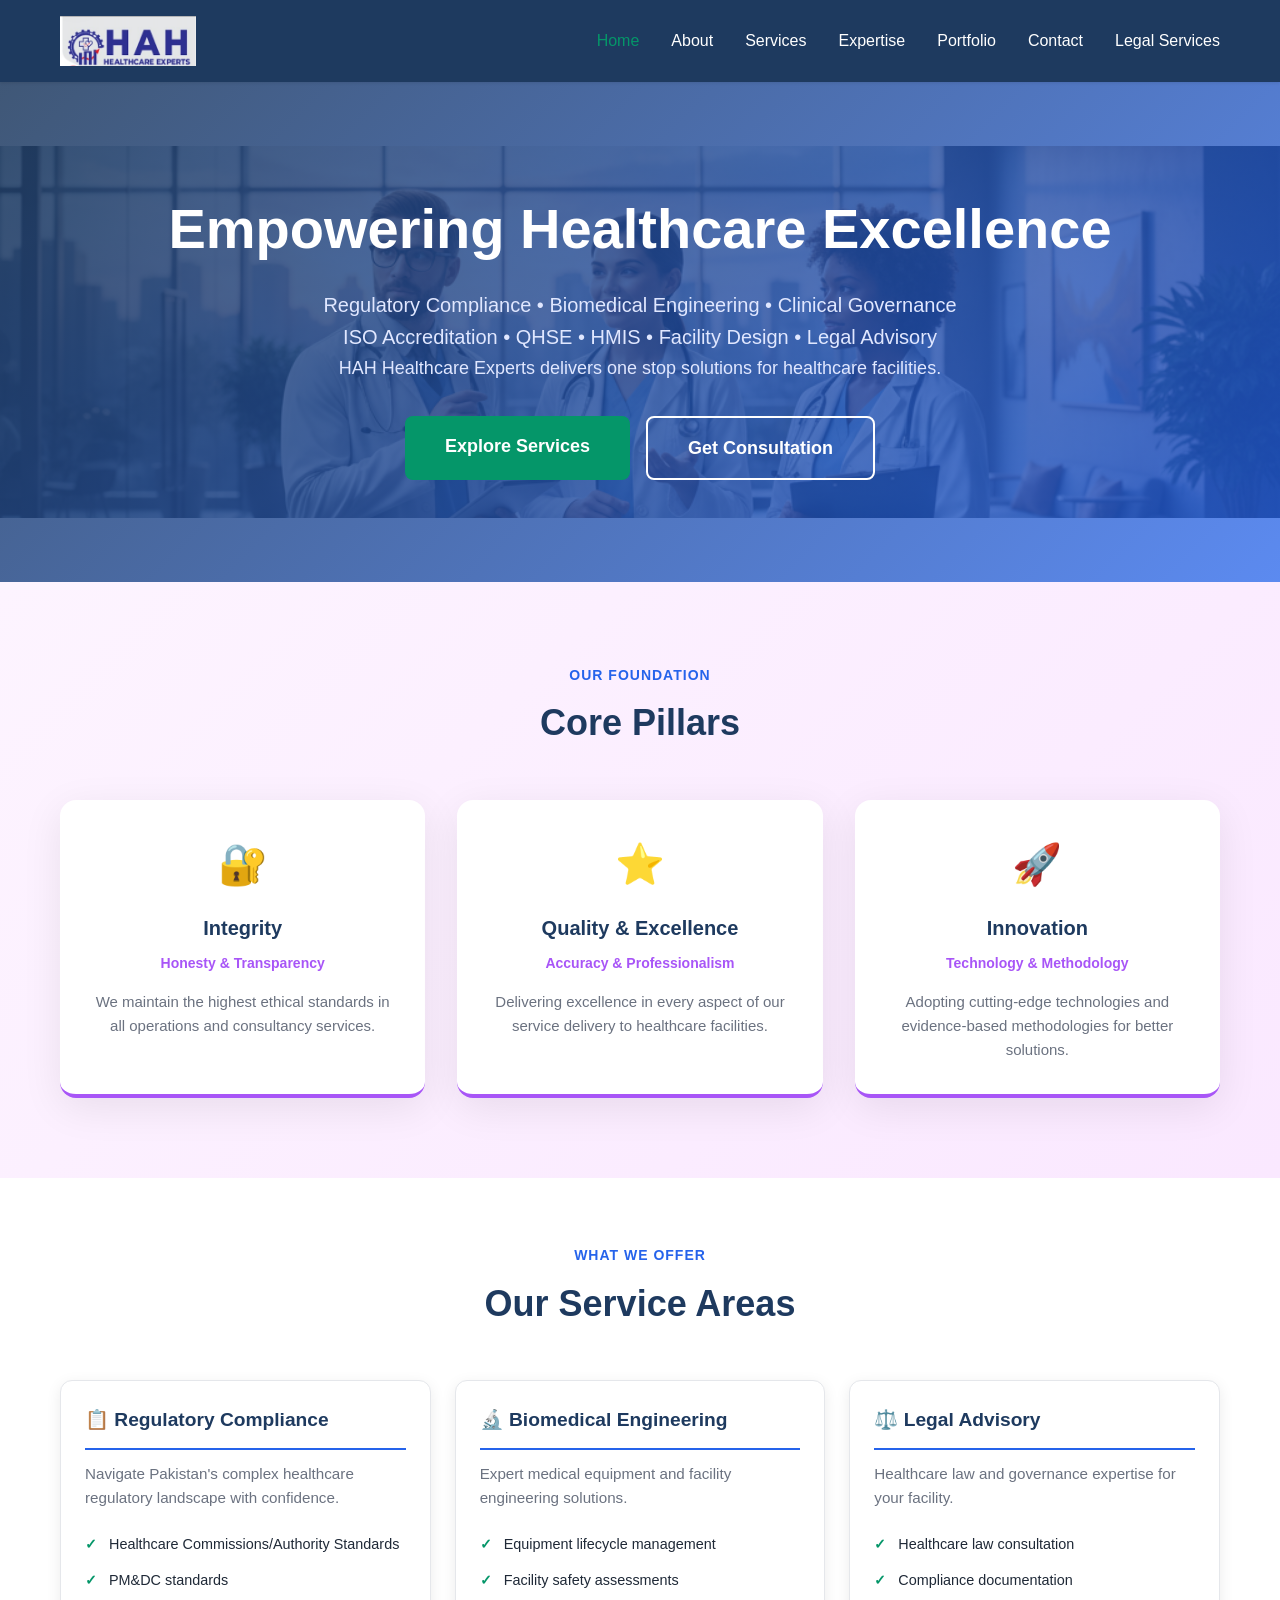
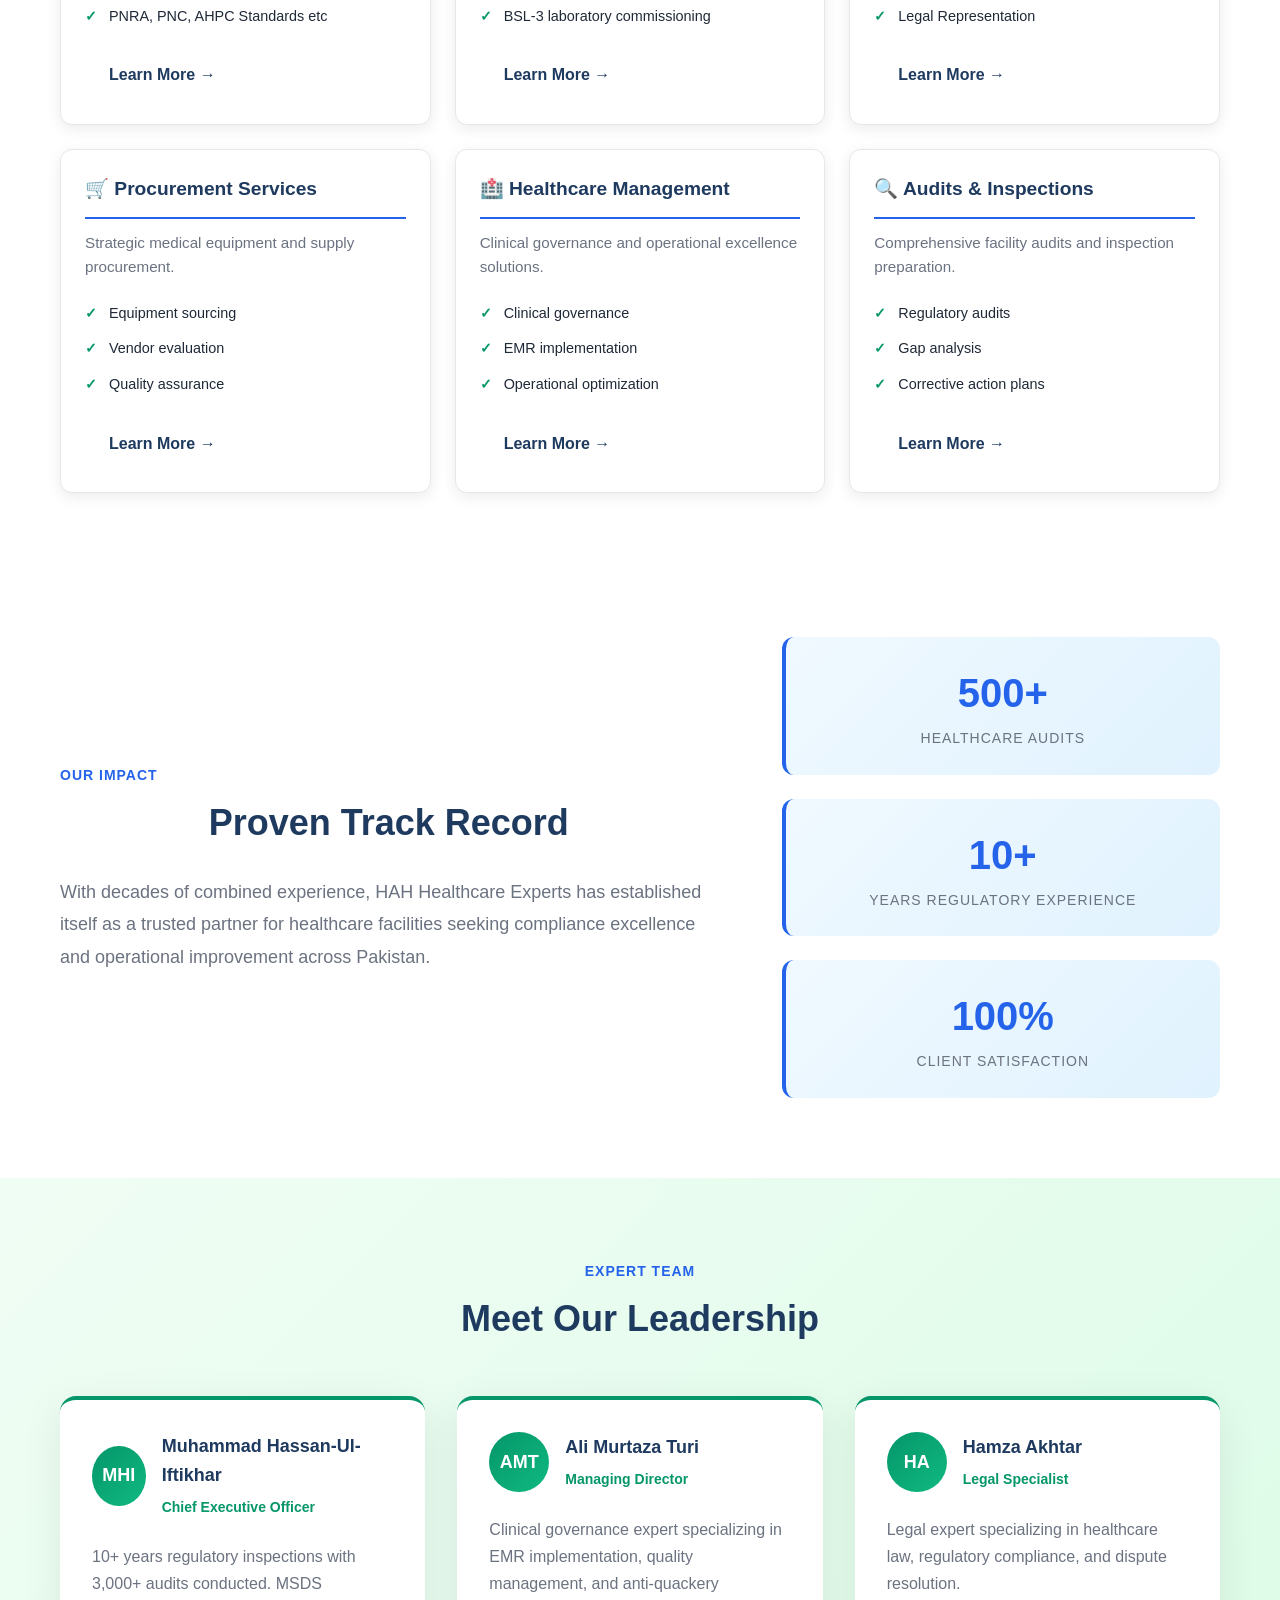
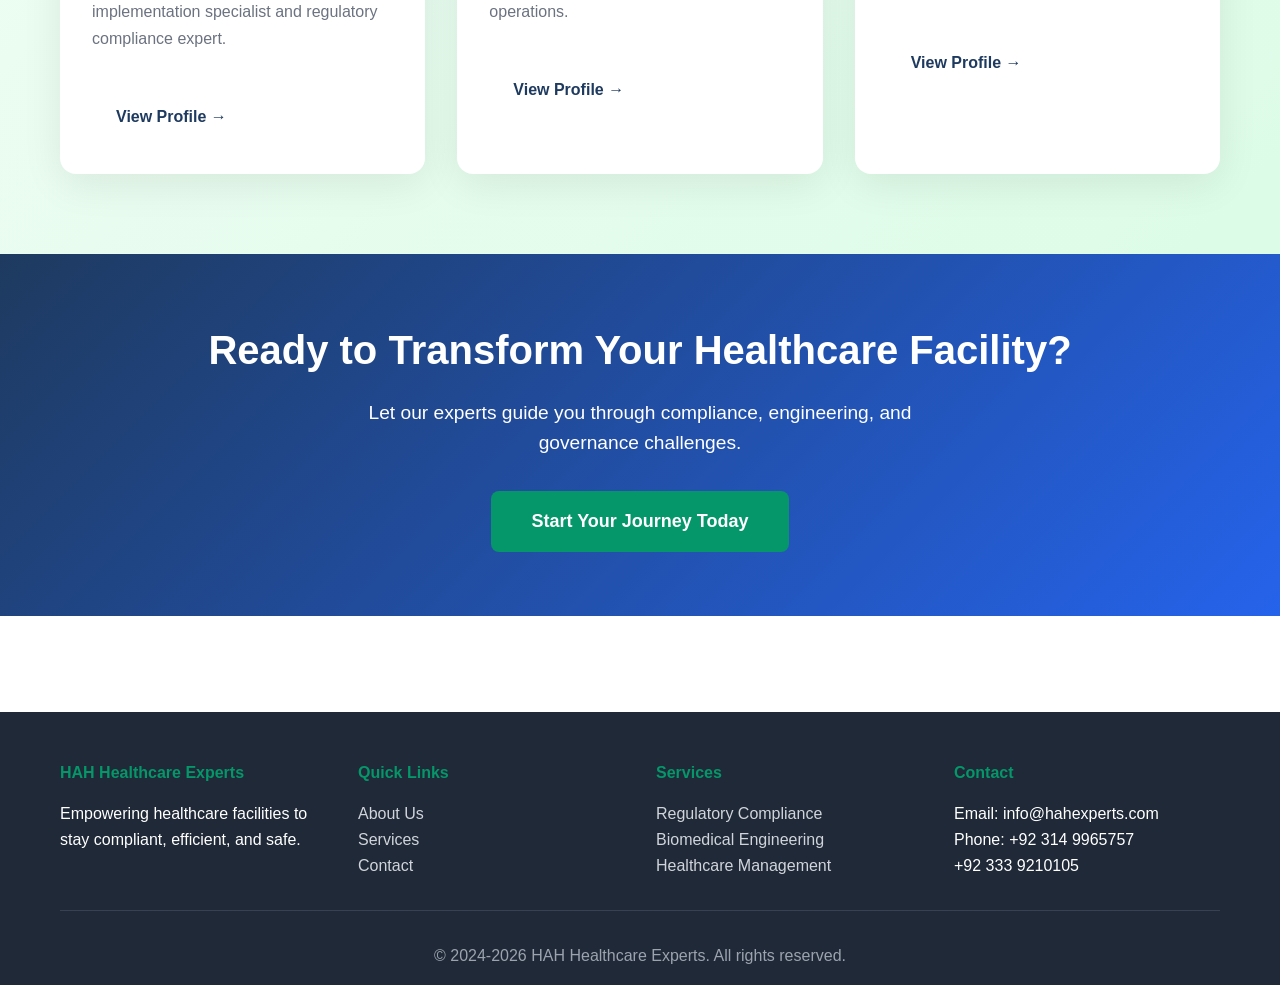
<file: public_html/index.html>
<!DOCTYPE html>
<html lang="en">
<head>
    <meta charset="UTF-8">
    <meta name="viewport" content="width=device-width, initial-scale=1.0">
    <title>HAH Healthcare Experts - Healthcare Regulatory Compliance & Biomedical Engineering</title>
    <meta name="description" content="HAH Healthcare Experts: Empowering healthcare facilities to stay compliant, efficient, and safe. Regulatory compliance, biomedical engineering, and clinical governance solutions.">
    <meta name="keywords" content="healthcare compliance, biomedical engineering, regulatory, IHRA, MSDS, Pakistan">
    <link rel="stylesheet" href="styles/main.css">
</head>
<body>
    <!-- Navigation -->
    <nav class="navbar">
        <div class="container">
            <a href="index.html" class="logo"><img src="images/logo.png" alt="HAH Healthcare Experts" class="logo-img"></a>
            <ul class="nav-menu">
                <li><a href="index.html" class="active">Home</a></li>
                <li><a href="about.html">About</a></li>
                <li><a href="services.html">Services</a></li>
                <li><a href="expertise.html">Expertise</a></li>
                <li><a href="portfolio.html">Portfolio</a></li>
                <li><a href="contact.html">Contact</a></li>
                <li><a href="legal-services.html">Legal Services</a></li>
            </ul>
        </div>
    </nav>

    <!-- Hero Section -->
    <section class="about-hero home-hero">
        <img src="images/header-healthcare-experts.png" alt="Healthcare Excellence" class="about-hero-image">
        <div class="about-hero-overlay">
            <div class="container">
                <h1>Empowering Healthcare Excellence</h1>
                <p class="hero-subtitle">Regulatory Compliance • Biomedical Engineering • Clinical Governance</p>
                <p class="hero-subtitle">ISO Accreditation • QHSE • HMIS • Facility Design • Legal Advisory</p>
                <p class="hero-description">HAH Healthcare Experts delivers one stop solutions for healthcare facilities.</p>
                <div class="hero-buttons">
                    <a href="services.html" class="btn btn-primary btn-large">Explore Services</a>
                    <a href="contact.html" class="btn btn-outline-light btn-large">Get Consultation</a>
                </div>
            </div>
        </div>
    </section>

    <!-- Core Pillars -->
    <section class="about-values">
        <div class="container">
            <div class="section-header">
                <span class="section-label">Our Foundation</span>
                <h2>Core Pillars</h2>
            </div>
            <div class="values-cards">
                <div class="value-card">
                    <div class="value-icon">🔐</div>
                    <h3>Integrity</h3>
                    <p class="value-highlight">Honesty & Transparency</p>
                    <p>We maintain the highest ethical standards in all operations and consultancy services.</p>
                </div>
                <div class="value-card">
                    <div class="value-icon">⭐</div>
                    <h3>Quality & Excellence</h3>
                    <p class="value-highlight">Accuracy & Professionalism</p>
                    <p>Delivering excellence in every aspect of our service delivery to healthcare facilities.</p>
                </div>
                <div class="value-card">
                    <div class="value-icon">🚀</div>
                    <h3>Innovation</h3>
                    <p class="value-highlight">Technology & Methodology</p>
                    <p>Adopting cutting-edge technologies and evidence-based methodologies for better solutions.</p>
                </div>
            </div>
        </div>
    </section>

    <!-- Services Overview -->
    <section class="biomedical-detailed">
        <div class="container">
            <div class="section-header">
                <span class="section-label">What We Offer</span>
                <h2>Our Service Areas</h2>
            </div>
            <div class="biomedical-services">
                <div class="service-detail">
                    <h3>📋 Regulatory Compliance</h3>
                    <p>Navigate Pakistan's complex healthcare regulatory landscape with confidence.</p>
                    <ul>
                        <li>Healthcare Commissions/Authority Standards</li>
                        <li>PM&DC standards</li>
                        <li>PNRA, PNC, AHPC Standards etc</li>
                    </ul>
                    <a href="compliance.html" class="btn btn-secondary">Learn More →</a>
                </div>
                <div class="service-detail">
                    <h3>🔬 Biomedical Engineering</h3>
                    <p>Expert medical equipment and facility engineering solutions.</p>
                    <ul>
                        <li>Equipment lifecycle management</li>
                        <li>Facility safety assessments</li>
                        <li>BSL-3 laboratory commissioning</li>
                    </ul>
                    <a href="biomedical.html" class="btn btn-secondary">Learn More →</a>
                </div>
                <div class="service-detail">
                    <h3>⚖️ Legal Advisory</h3>
                    <p>Healthcare law and governance expertise for your facility.</p>
                    <ul>
                        <li>Healthcare law consultation</li>
                        <li>Compliance documentation</li>
                        <li>Legal Representation</li>
                    </ul>
                    <a href="services.html" class="btn btn-secondary">Learn More →</a>
                </div>
                <div class="service-detail">
                    <h3>🛒 Procurement Services</h3>
                    <p>Strategic medical equipment and supply procurement.</p>
                    <ul>
                        <li>Equipment sourcing</li>
                        <li>Vendor evaluation</li>
                        <li>Quality assurance</li>
                    </ul>
                    <a href="services.html" class="btn btn-secondary">Learn More →</a>
                </div>
                <div class="service-detail">
                    <h3>🏥 Healthcare Management</h3>
                    <p>Clinical governance and operational excellence solutions.</p>
                    <ul>
                        <li>Clinical governance</li>
                        <li>EMR implementation</li>
                        <li>Operational optimization</li>
                    </ul>
                    <a href="services.html" class="btn btn-secondary">Learn More →</a>
                </div>
                <div class="service-detail">
                    <h3>🔍 Audits & Inspections</h3>
                    <p>Comprehensive facility audits and inspection preparation.</p>
                    <ul>
                        <li>Regulatory audits</li>
                        <li>Gap analysis</li>
                        <li>Corrective action plans</li>
                    </ul>
                    <a href="services.html" class="btn btn-secondary">Learn More →</a>
                </div>
            </div>
        </div>
    </section>

    <!-- Statistics -->
    <section class="about-who-we-are">
        <div class="container">
            <div class="who-content">
                <div class="who-text">
                    <span class="section-label">Our Impact</span>
                    <h2>Proven Track Record</h2>
                    <p>With decades of combined experience, HAH Healthcare Experts has established itself as a trusted partner for healthcare facilities seeking compliance excellence and operational improvement across Pakistan.</p>
                </div>
                <div class="who-stats">
                    <div class="stat-item">
                        <span class="stat-number">500+</span>
                        <span class="stat-label">Healthcare Audits</span>
                    </div>
                    <div class="stat-item">
                        <span class="stat-number">10+</span>
                        <span class="stat-label">Years Regulatory Experience</span>
                    </div>
                    <div class="stat-item">
                        <span class="stat-number">100%</span>
                        <span class="stat-label">Client Satisfaction</span>
                    </div>
                </div>
            </div>
        </div>
    </section>

    <!-- Leadership -->
    <section class="about-team">
        <div class="container">
            <div class="section-header">
                <span class="section-label">Expert Team</span>
                <h2>Meet Our Leadership</h2>
            </div>
            <div class="team-cards">
                <div class="team-card">
                    <div class="team-card-header">
                        <div class="team-avatar">MHI</div>
                        <div class="team-title-block">
                            <h3>Muhammad Hassan-Ul-Iftikhar</h3>
                            <span class="team-role">Chief Executive Officer</span>
                        </div>
                    </div>
                    <p class="team-bio">10+ years regulatory inspections with 3,000+ audits conducted. MSDS implementation specialist and regulatory compliance expert.</p>
                    <a href="expertise.html" class="btn btn-secondary">View Profile →</a>
                </div>
                <div class="team-card">
                    <div class="team-card-header">
                        <div class="team-avatar">AMT</div>
                        <div class="team-title-block">
                            <h3>Ali Murtaza Turi</h3>
                            <span class="team-role">Managing Director</span>
                        </div>
                    </div>
                    <p class="team-bio">Clinical governance expert specializing in EMR implementation, quality management, and anti-quackery operations.</p>
                    <a href="expertise.html" class="btn btn-secondary">View Profile →</a>
                </div>
                <div class="team-card">
                    <div class="team-card-header">
                        <div class="team-avatar">HA</div>
                        <div class="team-title-block">
                            <h3>Hamza Akhtar</h3>
                            <span class="team-role">Legal Specialist</span>
                        </div>
                    </div>
                    <p class="team-bio">Legal expert specializing in healthcare law, regulatory compliance, and dispute resolution.</p>
                    <a href="expertise.html" class="btn btn-secondary">View Profile →</a>
                </div>
            </div>
        </div>
    </section>

    <!-- CTA Section -->
    <section class="cta-section">
        <div class="container">
            <h2>Ready to Transform Your Healthcare Facility?</h2>
            <p>Let our experts guide you through compliance, engineering, and governance challenges.</p>
            <a href="contact.html" class="btn btn-primary btn-large">Start Your Journey Today</a>
        </div>
    </section>

    <!-- Footer -->
    <footer class="footer">
        <div class="container">
            <div class="footer-content">
                <div class="footer-section">
                    <h4>HAH Healthcare Experts</h4>
                    <p>Empowering healthcare facilities to stay compliant, efficient, and safe.</p>
                </div>
                <div class="footer-section">
                    <h4>Quick Links</h4>
                    <ul>
                        <li><a href="about.html">About Us</a></li>
                        <li><a href="services.html">Services</a></li>
                        <li><a href="contact.html">Contact</a></li>
                    </ul>
                </div>
                <div class="footer-section">
                    <h4>Services</h4>
                    <ul>
                        <li><a href="compliance.html">Regulatory Compliance</a></li>
                        <li><a href="biomedical.html">Biomedical Engineering</a></li>
                        <li><a href="services.html">Healthcare Management</a></li>
                    </ul>
                </div>
                <div class="footer-section">
                    <h4>Contact</h4>
                    <p>Email: info@hahexperts.com</p>
                    <p>Phone: +92 314 9965757<br>+92 333 9210105</p>
                </div>
            </div>
            <div class="footer-bottom">
                <p>&copy; 2024-2026 HAH Healthcare Experts. All rights reserved.</p>
            </div>
        </div>
    </footer>

    <script src="styles/main.js"></script>
</body>
</html>
</file>
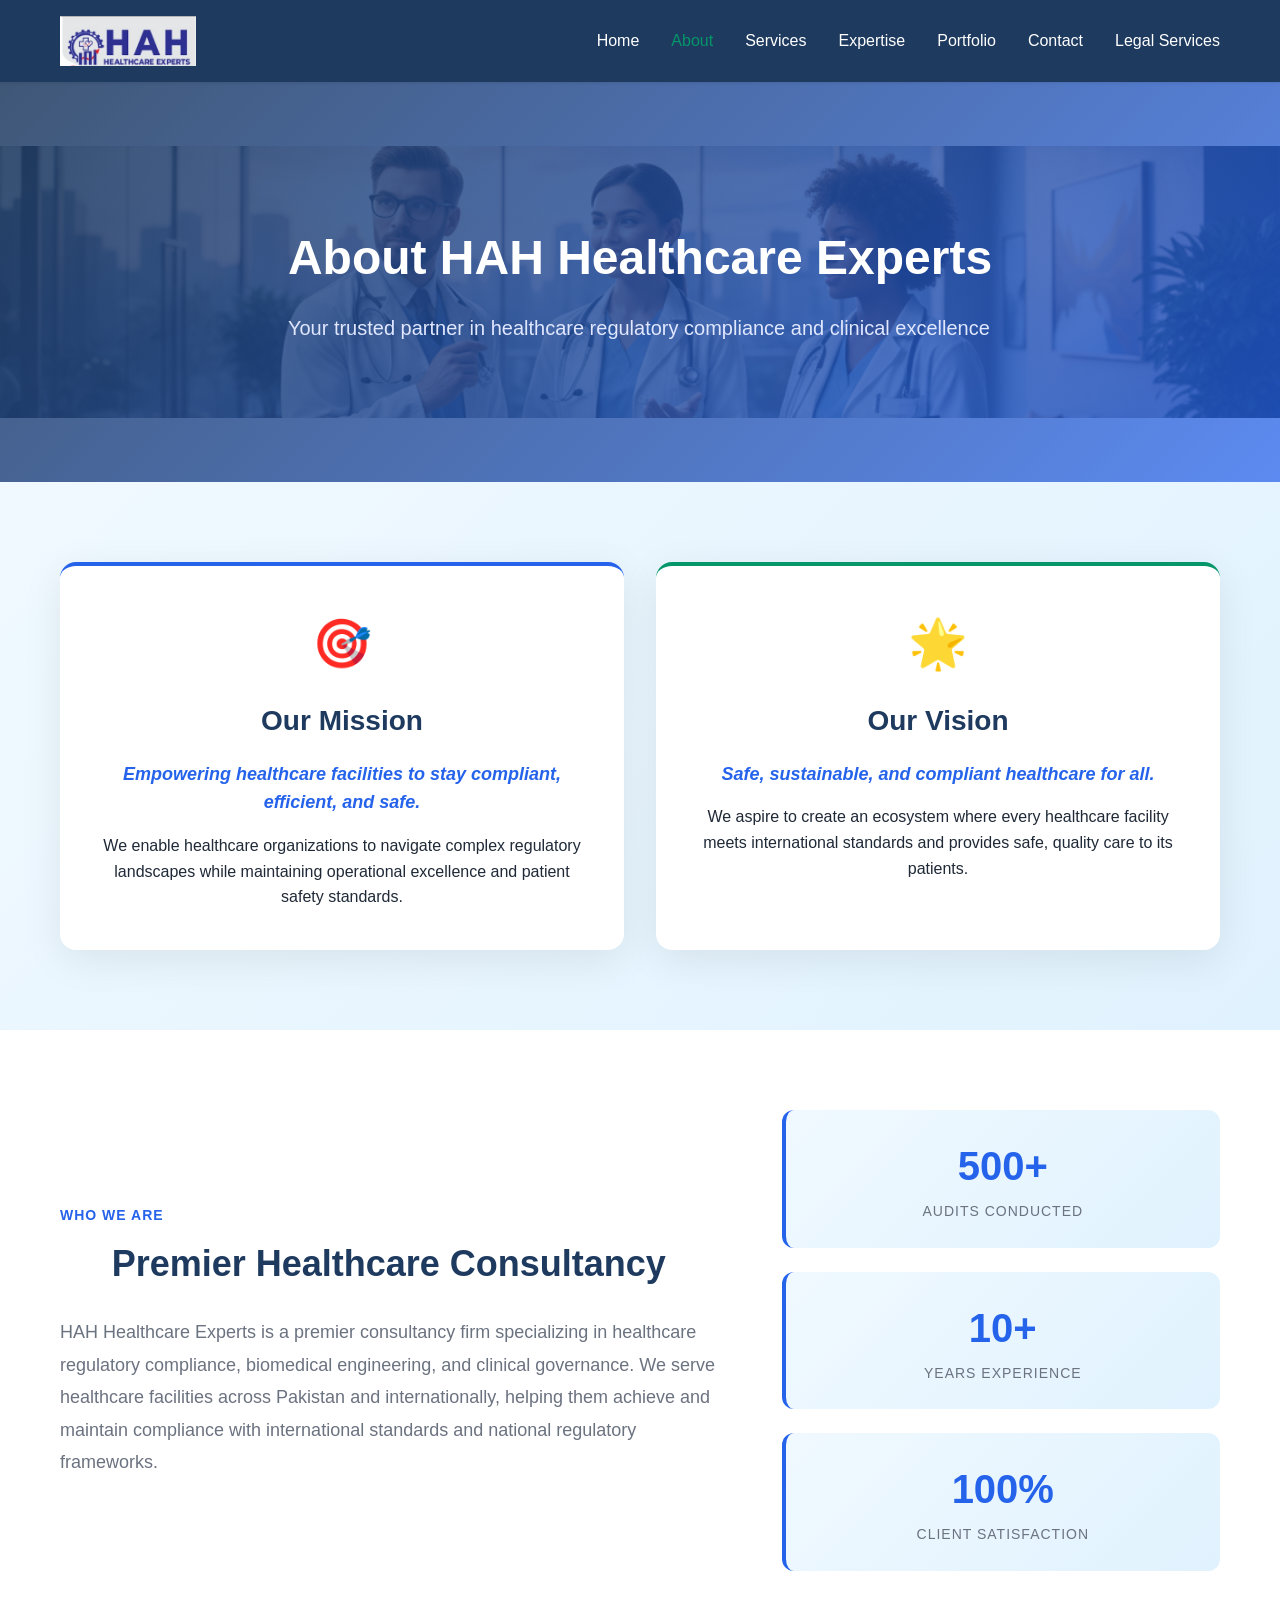
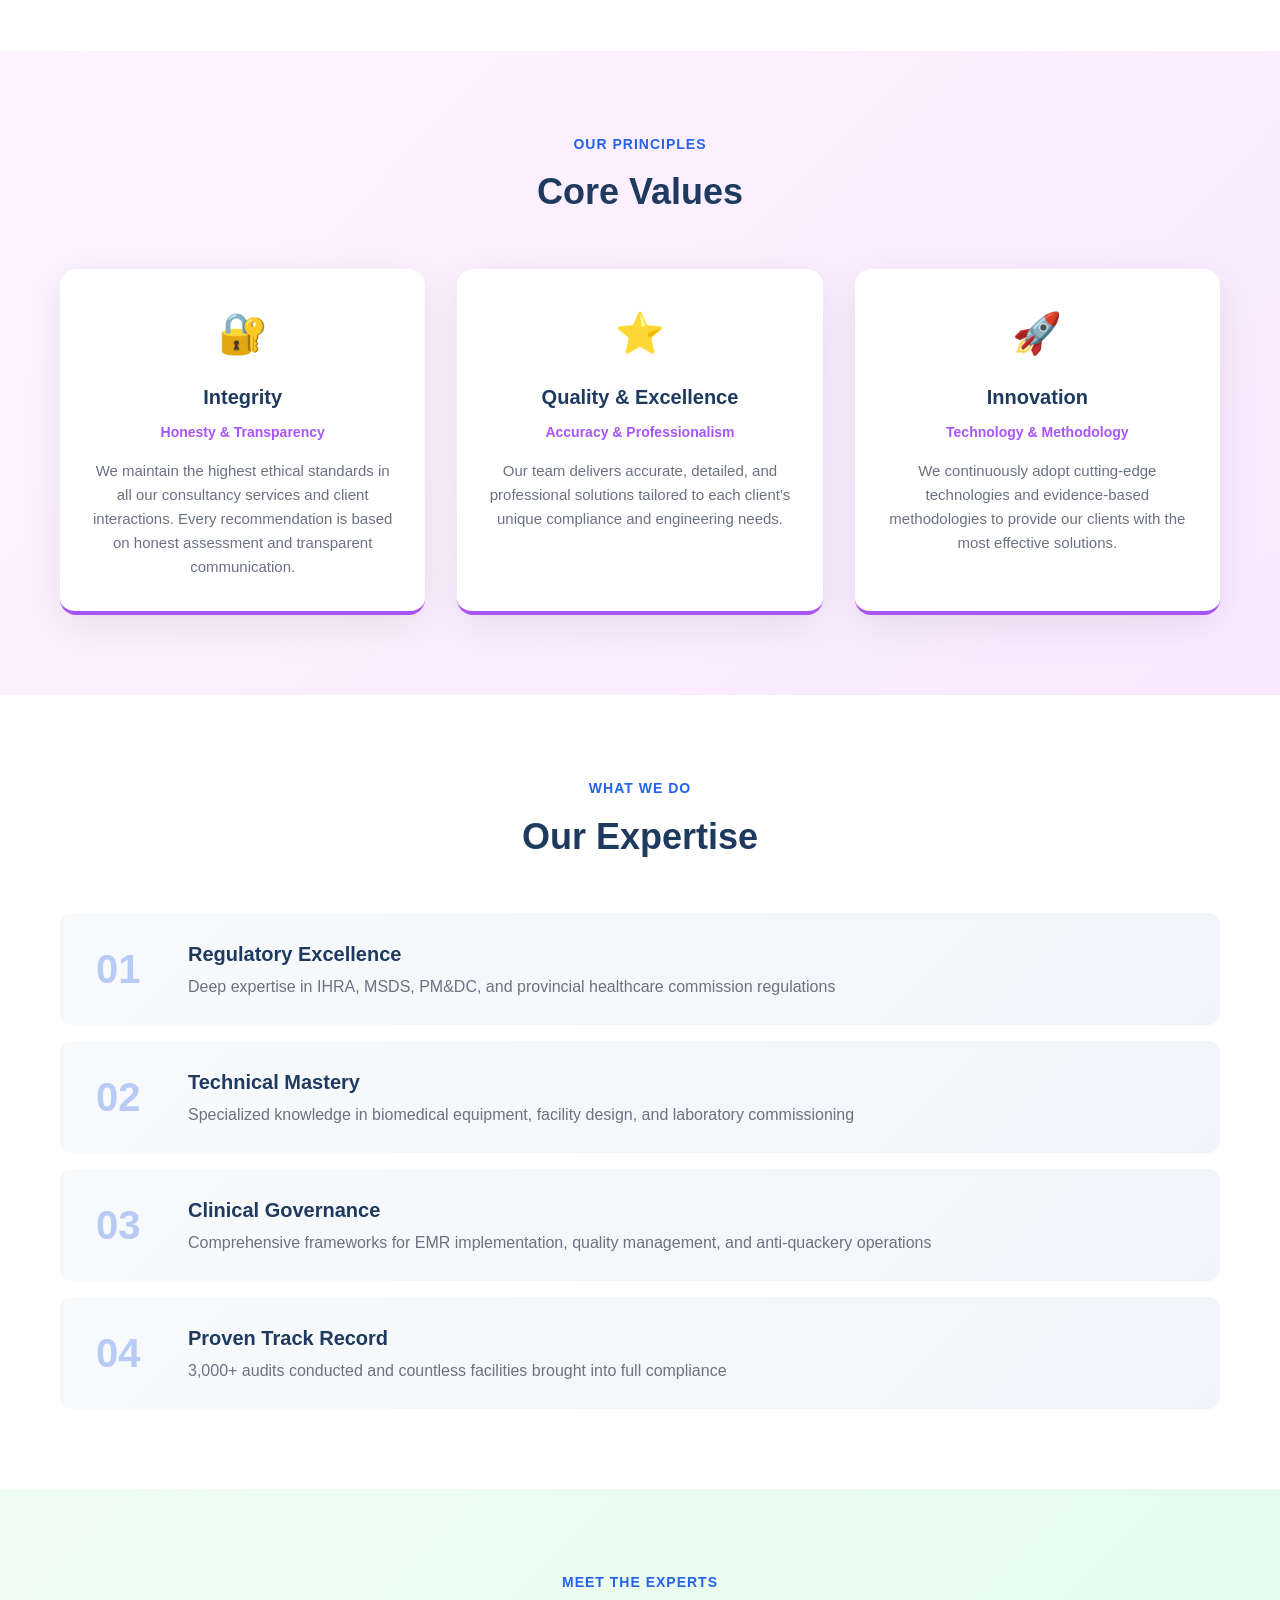
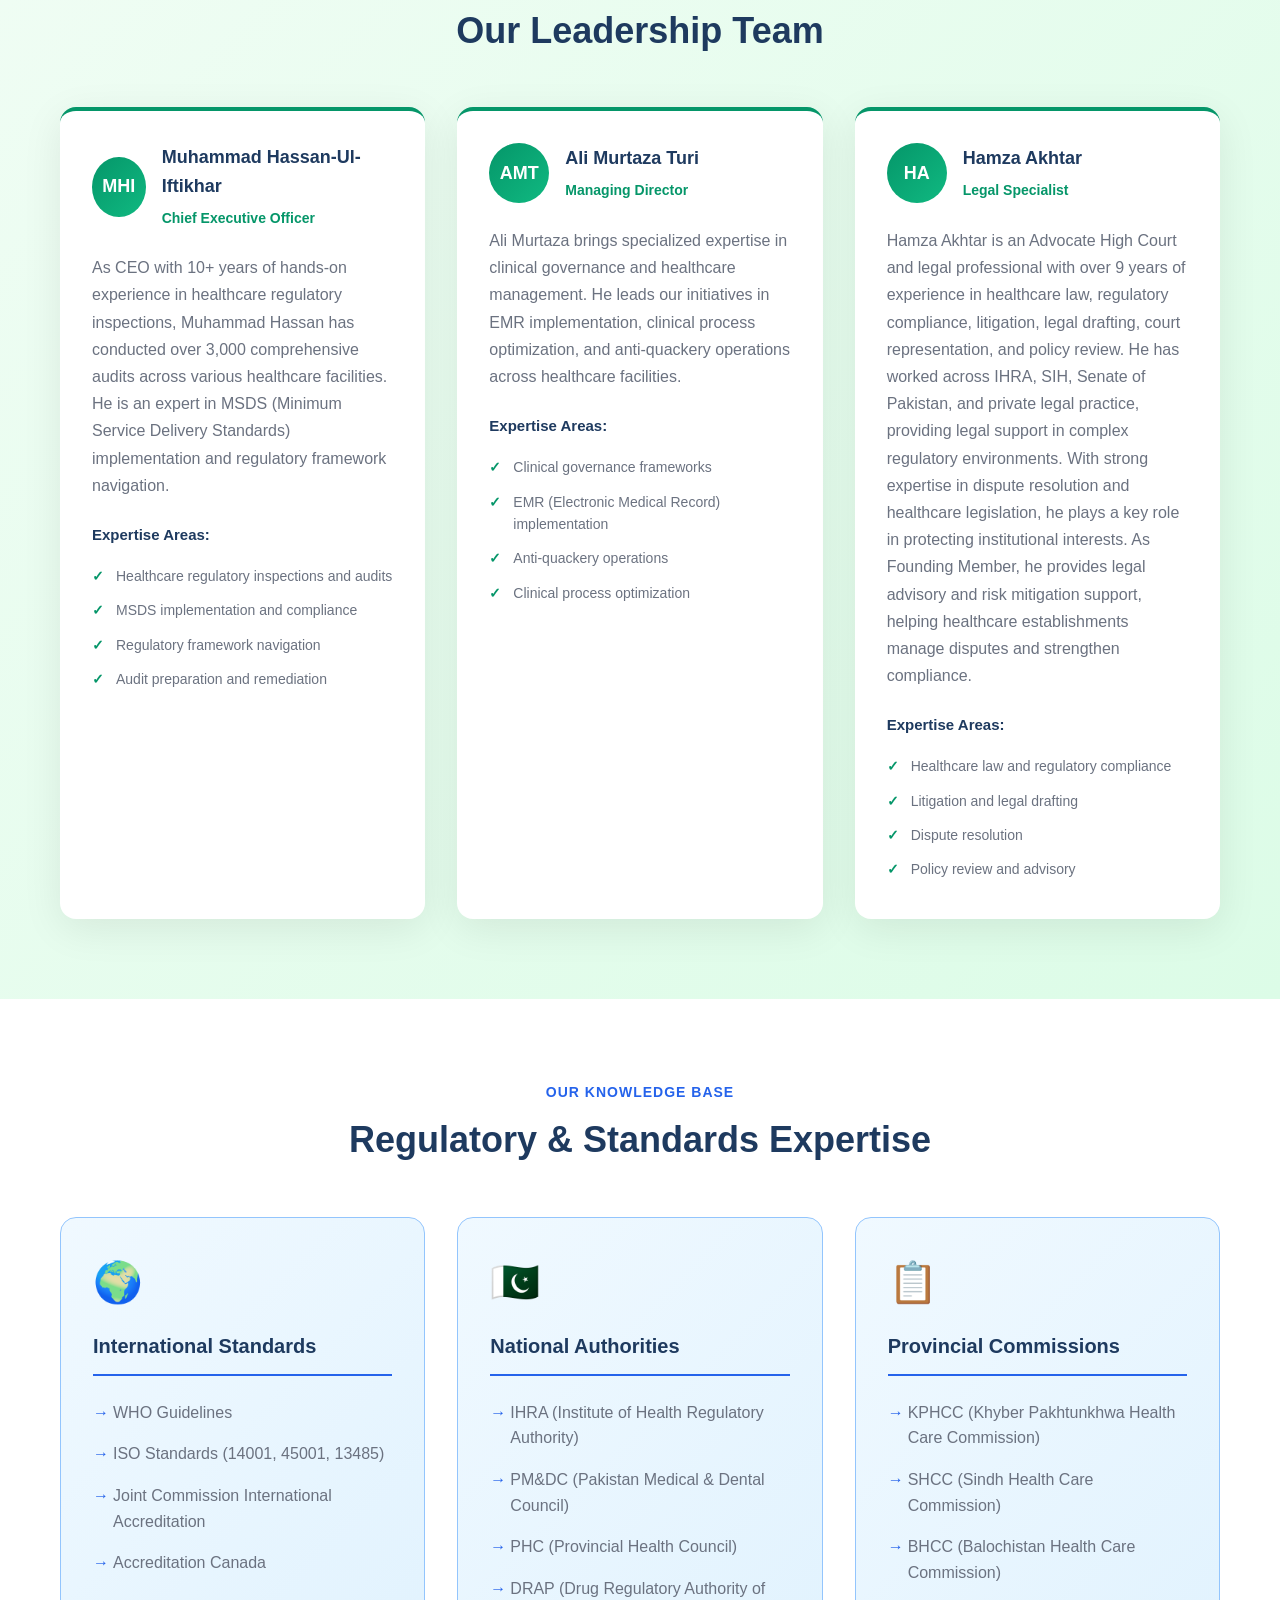
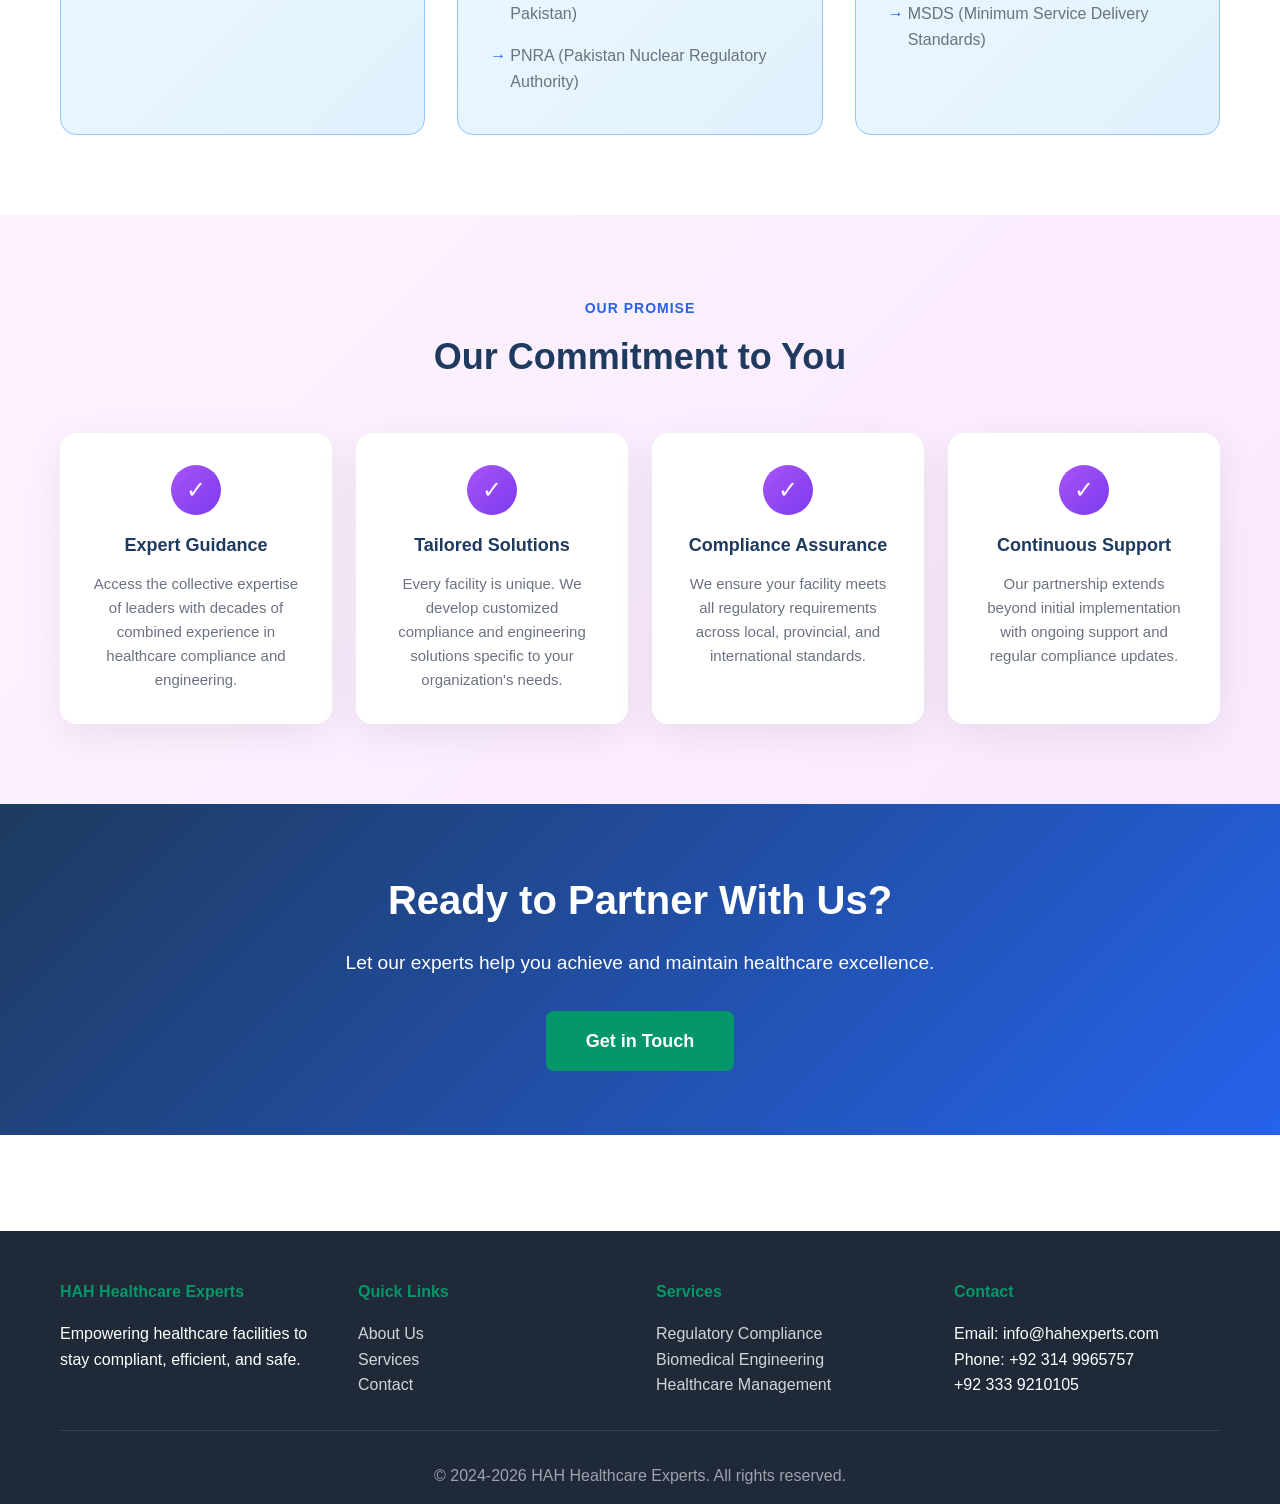
<file: public_html/about.html>
<!DOCTYPE html>
<html lang="en">
<head>
    <meta charset="UTF-8">
    <meta name="viewport" content="width=device-width, initial-scale=1.0">
    <title>About HAH Healthcare Experts - Healthcare Compliance & Biomedical Engineering</title>
    <meta name="description" content="Learn about HAH Healthcare Experts: Our mission, vision, leadership team, and expertise in healthcare regulatory compliance and biomedical engineering.">
    <link rel="stylesheet" href="styles/main.css">
</head>
<body>
    <!-- Navigation -->
    <nav class="navbar">
        <div class="container">
            <a href="index.html" class="logo"><img src="images/logo.png" alt="HAH Healthcare Experts" class="logo-img"></a>
            <ul class="nav-menu">
                <li><a href="index.html">Home</a></li>
                <li><a href="about.html" class="active">About</a></li>
                <li><a href="services.html">Services</a></li>
                <li><a href="expertise.html">Expertise</a></li>
                <li><a href="portfolio.html">Portfolio</a></li>
                <li><a href="contact.html">Contact</a></li>
                <li><a href="legal-services.html">Legal Services</a></li>
            </ul>
        </div>
    </nav>

    <!-- Hero Section - Full Width with Image -->
    <section class="about-hero">
        <img src="images/header-healthcare-experts.png" alt="Healthcare Experts Team" class="about-hero-image">
        <div class="about-hero-overlay">
            <div class="container">
                <h1>About HAH Healthcare Experts</h1>
                <p class="hero-subtitle">Your trusted partner in healthcare regulatory compliance and clinical excellence</p>
            </div>
        </div>
    </section>

    <!-- Mission & Vision - Side by Side Cards -->
    <section class="about-mission-vision">
        <div class="container">
            <div class="mv-grid">
                <div class="mv-card mv-mission">
                    <div class="mv-icon">🎯</div>
                    <h2>Our Mission</h2>
                    <p class="mv-tagline">Empowering healthcare facilities to stay compliant, efficient, and safe.</p>
                    <p>We enable healthcare organizations to navigate complex regulatory landscapes while maintaining operational excellence and patient safety standards.</p>
                </div>
                <div class="mv-card mv-vision">
                    <div class="mv-icon">🌟</div>
                    <h2>Our Vision</h2>
                    <p class="mv-tagline">Safe, sustainable, and compliant healthcare for all.</p>
                    <p>We aspire to create an ecosystem where every healthcare facility meets international standards and provides safe, quality care to its patients.</p>
                </div>
            </div>
        </div>
    </section>

    <!-- Who We Are - Text with Stats -->
    <section class="about-who-we-are">
        <div class="container">
            <div class="who-content">
                <div class="who-text">
                    <span class="section-label">Who We Are</span>
                    <h2>Premier Healthcare Consultancy</h2>
                    <p>HAH Healthcare Experts is a premier consultancy firm specializing in healthcare regulatory compliance, biomedical engineering, and clinical governance. We serve healthcare facilities across Pakistan and internationally, helping them achieve and maintain compliance with international standards and national regulatory frameworks.</p>
                </div>
                <div class="who-stats">
                    <div class="stat-item">
                        <span class="stat-number">500+</span>
                        <span class="stat-label">Audits Conducted</span>
                    </div>
                    <div class="stat-item">
                        <span class="stat-number">10+</span>
                        <span class="stat-label">Years Experience</span>
                    </div>
                    <div class="stat-item">
                        <span class="stat-number">100%</span>
                        <span class="stat-label">Client Satisfaction</span>
                    </div>
                </div>
            </div>
        </div>
    </section>

    <!-- Core Values - Icon Cards -->
    <section class="about-values">
        <div class="container">
            <div class="section-header">
                <span class="section-label">Our Principles</span>
                <h2>Core Values</h2>
            </div>
            <div class="values-cards">
                <div class="value-card">
                    <div class="value-icon">🔐</div>
                    <h3>Integrity</h3>
                    <p class="value-highlight">Honesty & Transparency</p>
                    <p>We maintain the highest ethical standards in all our consultancy services and client interactions. Every recommendation is based on honest assessment and transparent communication.</p>
                </div>
                <div class="value-card">
                    <div class="value-icon">⭐</div>
                    <h3>Quality & Excellence</h3>
                    <p class="value-highlight">Accuracy & Professionalism</p>
                    <p>Our team delivers accurate, detailed, and professional solutions tailored to each client's unique compliance and engineering needs.</p>
                </div>
                <div class="value-card">
                    <div class="value-icon">🚀</div>
                    <h3>Innovation</h3>
                    <p class="value-highlight">Technology & Methodology</p>
                    <p>We continuously adopt cutting-edge technologies and evidence-based methodologies to provide our clients with the most effective solutions.</p>
                </div>
            </div>
        </div>
    </section>

    <!-- Expertise Highlights - Alternating Layout -->
    <section class="about-expertise">
        <div class="container">
            <div class="section-header">
                <span class="section-label">What We Do</span>
                <h2>Our Expertise</h2>
            </div>
            <div class="expertise-blocks">
                <div class="expertise-block">
                    <div class="expertise-number">01</div>
                    <div class="expertise-content">
                        <h3>Regulatory Excellence</h3>
                        <p>Deep expertise in IHRA, MSDS, PM&DC, and provincial healthcare commission regulations</p>
                    </div>
                </div>
                <div class="expertise-block">
                    <div class="expertise-number">02</div>
                    <div class="expertise-content">
                        <h3>Technical Mastery</h3>
                        <p>Specialized knowledge in biomedical equipment, facility design, and laboratory commissioning</p>
                    </div>
                </div>
                <div class="expertise-block">
                    <div class="expertise-number">03</div>
                    <div class="expertise-content">
                        <h3>Clinical Governance</h3>
                        <p>Comprehensive frameworks for EMR implementation, quality management, and anti-quackery operations</p>
                    </div>
                </div>
                <div class="expertise-block">
                    <div class="expertise-number">04</div>
                    <div class="expertise-content">
                        <h3>Proven Track Record</h3>
                        <p>3,000+ audits conducted and countless facilities brought into full compliance</p>
                    </div>
                </div>
            </div>
        </div>
    </section>

    <!-- Leadership Team - Modern Cards -->
    <section class="about-team">
        <div class="container">
            <div class="section-header">
                <span class="section-label">Meet The Experts</span>
                <h2>Our Leadership Team</h2>
            </div>
            <div class="team-cards">
                <div class="team-card">
                    <div class="team-card-header">
                        <div class="team-avatar">MHI</div>
                        <div class="team-title-block">
                            <h3>Muhammad Hassan-Ul-Iftikhar</h3>
                            <span class="team-role">Chief Executive Officer</span>
                        </div>
                    </div>
                    <p class="team-bio">As CEO with 10+ years of hands-on experience in healthcare regulatory inspections, Muhammad Hassan has conducted over 3,000 comprehensive audits across various healthcare facilities. He is an expert in MSDS (Minimum Service Delivery Standards) implementation and regulatory framework navigation.</p>
                    <div class="team-expertise">
                        <h4>Expertise Areas:</h4>
                        <ul>
                            <li>Healthcare regulatory inspections and audits</li>
                            <li>MSDS implementation and compliance</li>
                            <li>Regulatory framework navigation</li>
                            <li>Audit preparation and remediation</li>
                        </ul>
                    </div>
                </div>

                <div class="team-card">
                    <div class="team-card-header">
                        <div class="team-avatar">AMT</div>
                        <div class="team-title-block">
                            <h3>Ali Murtaza Turi</h3>
                            <span class="team-role">Managing Director</span>
                        </div>
                    </div>
                    <p class="team-bio">Ali Murtaza brings specialized expertise in clinical governance and healthcare management. He leads our initiatives in EMR implementation, clinical process optimization, and anti-quackery operations across healthcare facilities.</p>
                    <div class="team-expertise">
                        <h4>Expertise Areas:</h4>
                        <ul>
                            <li>Clinical governance frameworks</li>
                            <li>EMR (Electronic Medical Record) implementation</li>
                            <li>Anti-quackery operations</li>
                            <li>Clinical process optimization</li>
                        </ul>
                    </div>
                </div>

                <div class="team-card">
                    <div class="team-card-header">
                        <div class="team-avatar">HA</div>
                        <div class="team-title-block">
                            <h3>Hamza Akhtar</h3>
                            <span class="team-role">Legal Specialist</span>
                        </div>
                    </div>
                    <p class="team-bio">Hamza Akhtar is an Advocate High Court and legal professional with over 9 years of experience in healthcare law, regulatory compliance, litigation, legal drafting, court representation, and policy review. He has worked across IHRA, SIH, Senate of Pakistan, and private legal practice, providing legal support in complex regulatory environments. With strong expertise in dispute resolution and healthcare legislation, he plays a key role in protecting institutional interests. As Founding Member, he provides legal advisory and risk mitigation support, helping healthcare establishments manage disputes and strengthen compliance.</p>
                    <div class="team-expertise">
                        <h4>Expertise Areas:</h4>
                        <ul>
                            <li>Healthcare law and regulatory compliance</li>
                            <li>Litigation and legal drafting</li>
                            <li>Dispute resolution</li>
                            <li>Policy review and advisory</li>
                        </ul>
                    </div>
                </div>

            </div>
        </div>
    </section>

    <!-- Regulatory Knowledge - Tabbed/Grid Layout -->
    <section class="about-regulatory">
        <div class="container">
            <div class="section-header">
                <span class="section-label">Our Knowledge Base</span>
                <h2>Regulatory & Standards Expertise</h2>
            </div>
            <div class="regulatory-cards">
                <div class="regulatory-card">
                    <div class="regulatory-icon">🌍</div>
                    <h3>International Standards</h3>
                    <ul>
                        <li>WHO Guidelines</li>
                        <li>ISO Standards (14001, 45001, 13485)</li>
                        <li>Joint Commission International Accreditation</li>
                        <li>Accreditation Canada</li>
                    </ul>
                </div>
                <div class="regulatory-card">
                    <div class="regulatory-icon">🇵🇰</div>
                    <h3>National Authorities</h3>
                    <ul>
                        <li>IHRA (Institute of Health Regulatory Authority)</li>
                        <li>PM&DC (Pakistan Medical & Dental Council)</li>
                        <li>PHC (Provincial Health Council)</li>
                        <li>DRAP (Drug Regulatory Authority of Pakistan)</li>
                        <li>PNRA (Pakistan Nuclear Regulatory Authority)</li>
                    </ul>
                </div>
                <div class="regulatory-card">
                    <div class="regulatory-icon">📋</div>
                    <h3>Provincial Commissions</h3>
                    <ul>
                        <li>KPHCC (Khyber Pakhtunkhwa Health Care Commission)</li>
                        <li>SHCC (Sindh Health Care Commission)</li>
                        <li>BHCC (Balochistan Health Care Commission)</li>
                        <li>MSDS (Minimum Service Delivery Standards)</li>
                    </ul>
                </div>
            </div>
        </div>
    </section>

    <!-- Commitment - Feature Grid -->
    <section class="about-commitment">
        <div class="container">
            <div class="section-header">
                <span class="section-label">Our Promise</span>
                <h2>Our Commitment to You</h2>
            </div>
            <div class="commitment-cards">
                <div class="commitment-card">
                    <div class="commitment-check">✓</div>
                    <h3>Expert Guidance</h3>
                    <p>Access the collective expertise of leaders with decades of combined experience in healthcare compliance and engineering.</p>
                </div>
                <div class="commitment-card">
                    <div class="commitment-check">✓</div>
                    <h3>Tailored Solutions</h3>
                    <p>Every facility is unique. We develop customized compliance and engineering solutions specific to your organization's needs.</p>
                </div>
                <div class="commitment-card">
                    <div class="commitment-check">✓</div>
                    <h3>Compliance Assurance</h3>
                    <p>We ensure your facility meets all regulatory requirements across local, provincial, and international standards.</p>
                </div>
                <div class="commitment-card">
                    <div class="commitment-check">✓</div>
                    <h3>Continuous Support</h3>
                    <p>Our partnership extends beyond initial implementation with ongoing support and regular compliance updates.</p>
                </div>
            </div>
        </div>
    </section>

    <!-- CTA -->
    <section class="cta-section">
        <div class="container">
            <h2>Ready to Partner With Us?</h2>
            <p>Let our experts help you achieve and maintain healthcare excellence.</p>
            <a href="contact.html" class="btn btn-primary btn-large">Get in Touch</a>
        </div>
    </section>

    <!-- Footer -->
    <footer class="footer">
        <div class="container">
            <div class="footer-content">
                <div class="footer-section">
                    <h4>HAH Healthcare Experts</h4>
                    <p>Empowering healthcare facilities to stay compliant, efficient, and safe.</p>
                </div>
                <div class="footer-section">
                    <h4>Quick Links</h4>
                    <ul>
                        <li><a href="about.html">About Us</a></li>
                        <li><a href="services.html">Services</a></li>
                        <li><a href="contact.html">Contact</a></li>
                    </ul>
                </div>
                <div class="footer-section">
                    <h4>Services</h4>
                    <ul>
                        <li><a href="compliance.html">Regulatory Compliance</a></li>
                        <li><a href="biomedical.html">Biomedical Engineering</a></li>
                        <li><a href="services.html">Healthcare Management</a></li>
                    </ul>
                </div>
                <div class="footer-section">
                    <h4>Contact</h4>
                    <p>Email: info@hahexperts.com</p>
                    <p>Phone: +92 314 9965757<br>+92 333 9210105</p>
                </div>
            </div>
            <div class="footer-bottom">
                <p>&copy; 2024-2026 HAH Healthcare Experts. All rights reserved.</p>
            </div>
        </div>
    </footer>

    <script src="styles/main.js"></script>
</body>
</html>
</file>
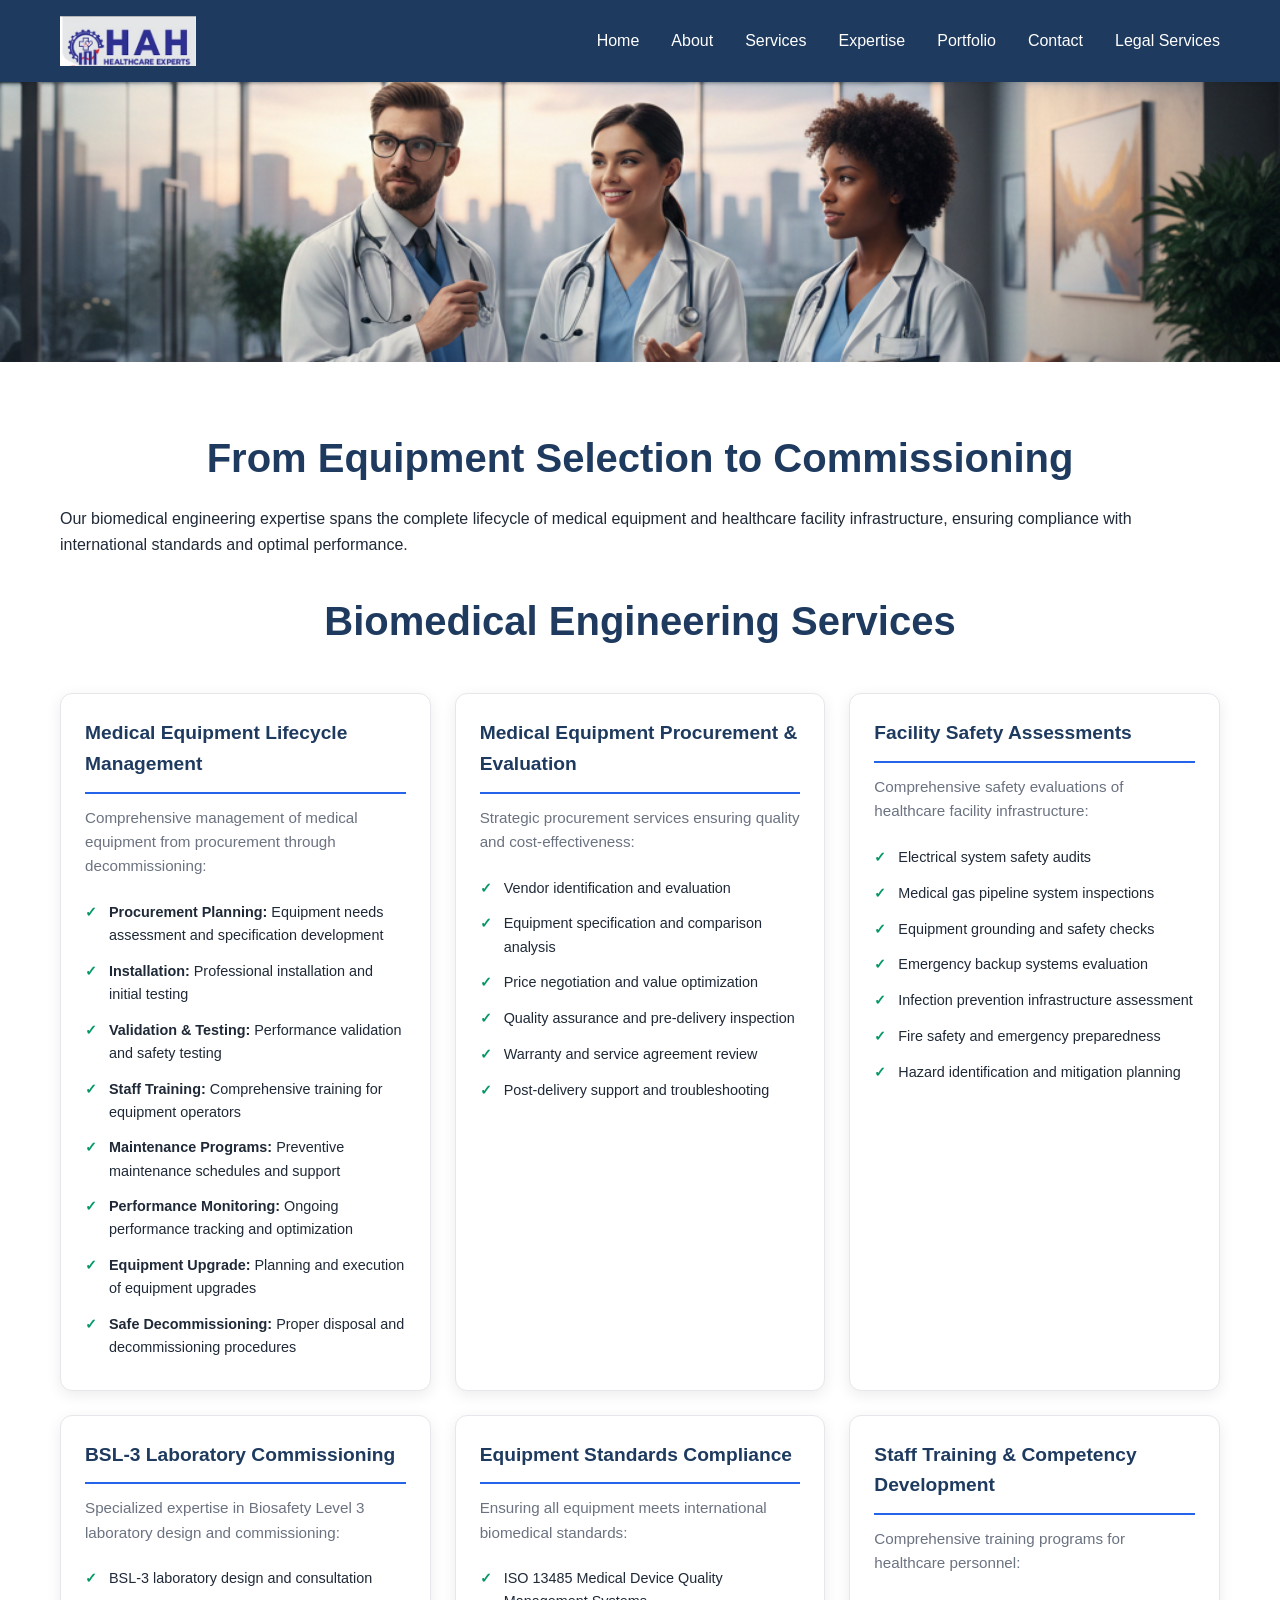
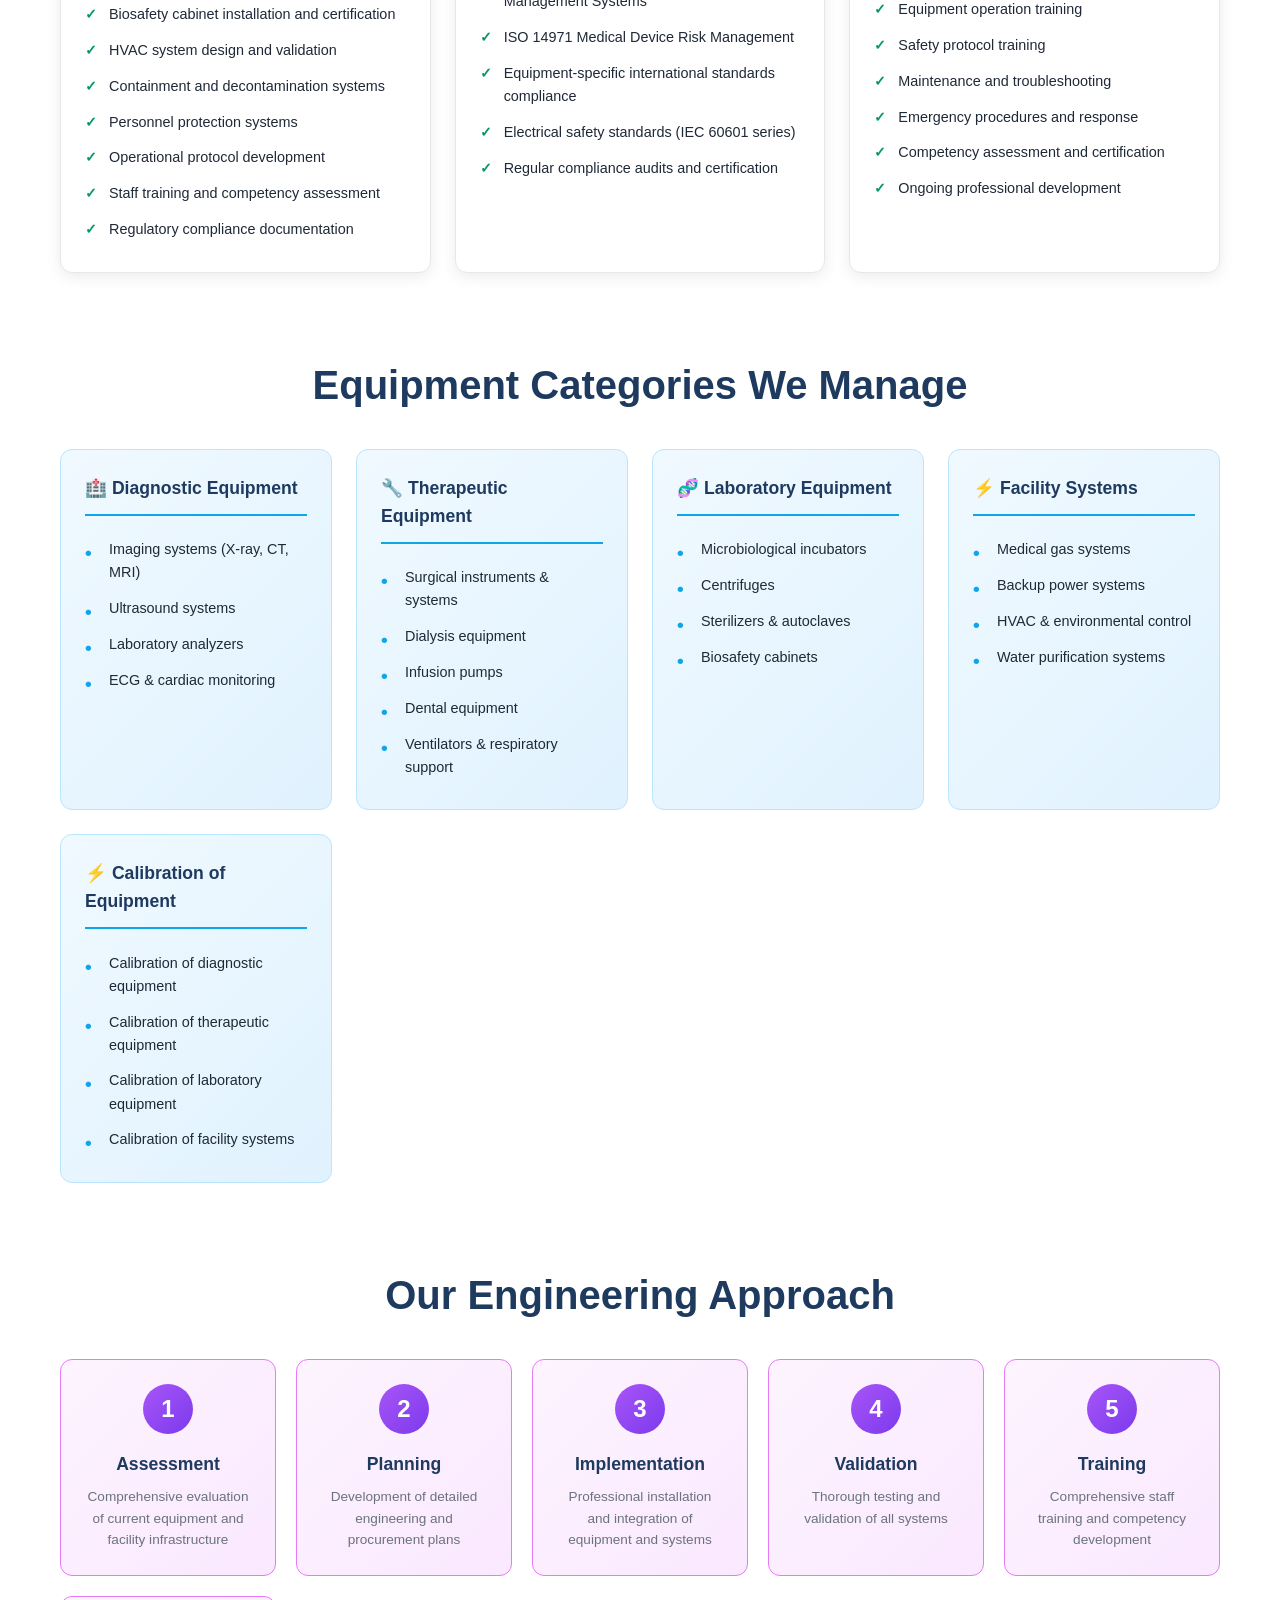
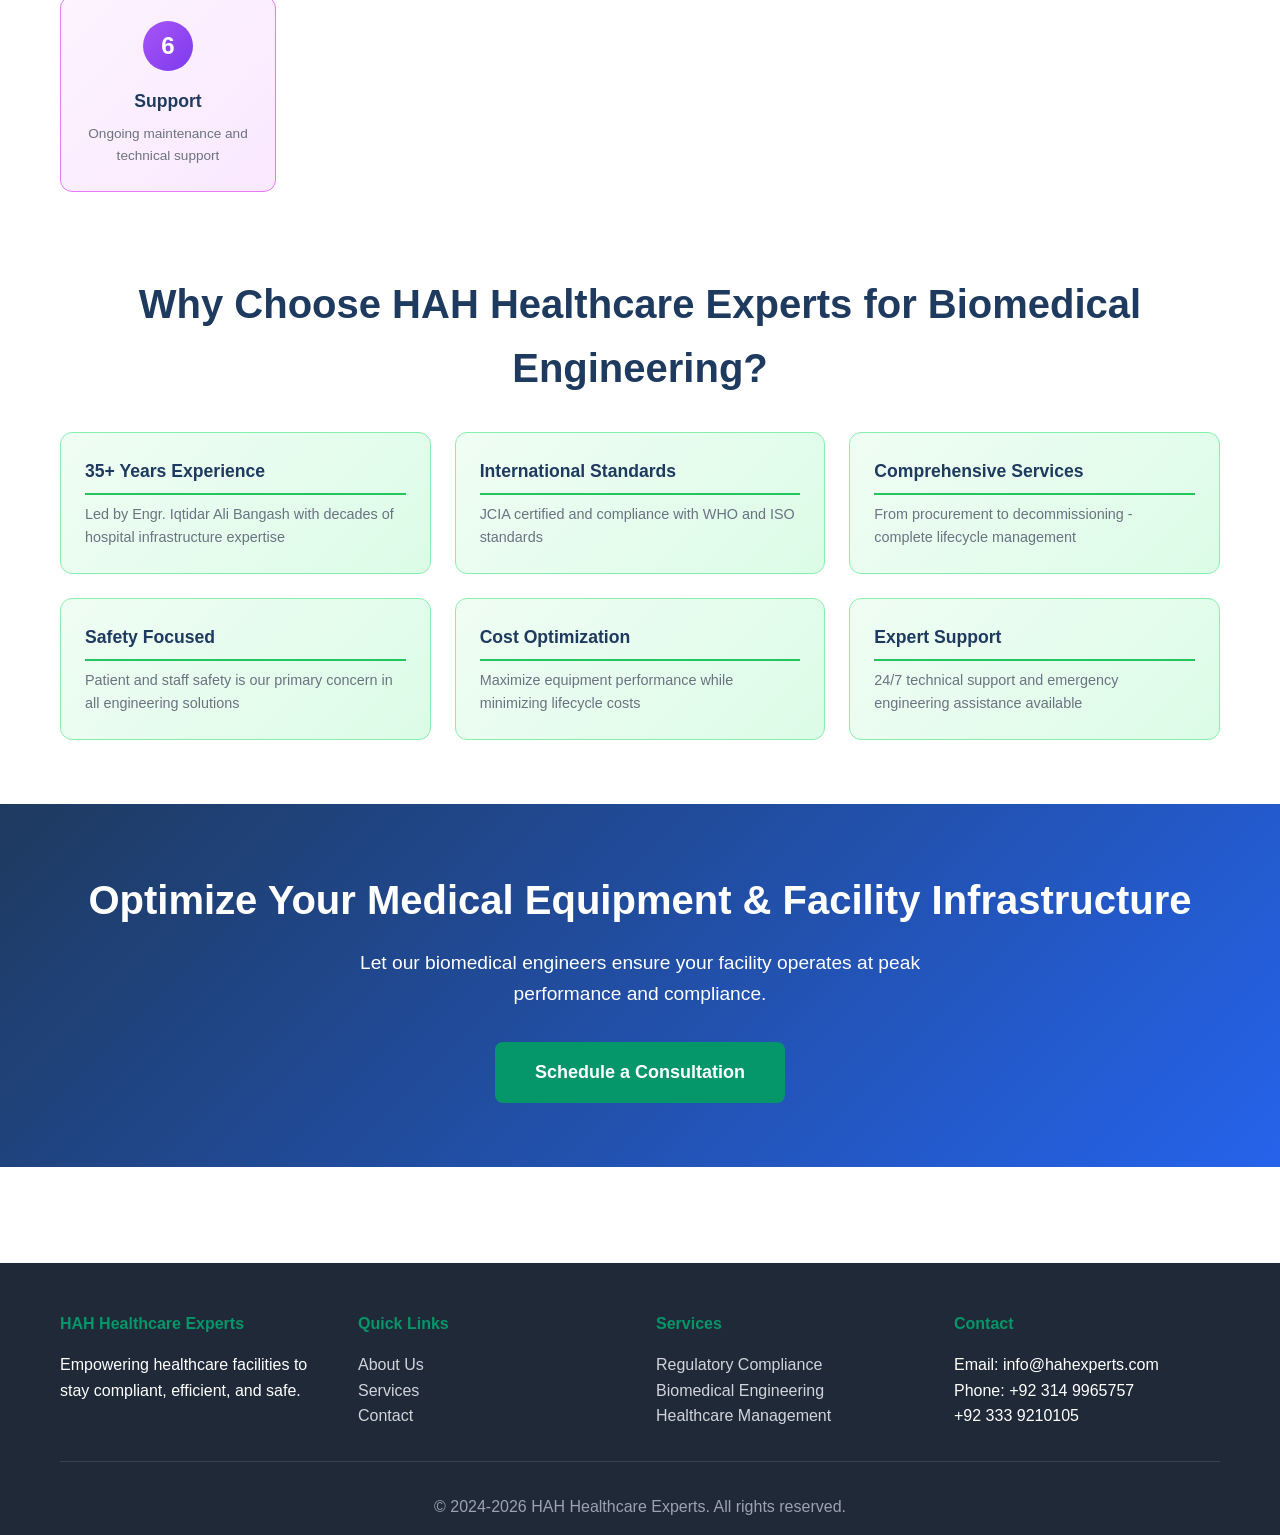
<file: public_html/biomedical.html>
<!DOCTYPE html>
<html lang="en">
<head>
    <meta charset="UTF-8">
    <meta name="viewport" content="width=device-width, initial-scale=1.0">
    <title>Biomedical Engineering - HAH Healthcare Experts</title>
    <meta name="description" content="Medical equipment lifecycle management, facility safety, and BSL-3 laboratory commissioning services.">
    <link rel="stylesheet" href="styles/main.css">
</head>
<body>
    <!-- Navigation -->
    <nav class="navbar">
        <div class="container">
            <a href="index.html" class="logo"><img src="images/logo.png" alt="HAH Healthcare Experts" class="logo-img"></a>
            <ul class="nav-menu">
                <li><a href="index.html">Home</a></li>
                <li><a href="about.html">About</a></li>
                <li><a href="services.html">Services</a></li>
                <li><a href="expertise.html">Expertise</a></li>
                <li><a href="portfolio.html">Portfolio</a></li>
                <li><a href="contact.html">Contact</a></li>
                <li><a href="legal-services.html">Legal Services</a></li>
            </ul>
        </div>
    </nav>

    <!-- Page Header -->
    <section class="page-header">
        <img src="images/header-healthcare-experts.png" alt="Healthcare Experts Team" class="page-header-image">
    </section>

    <!-- Main Content -->
    <section class="biomedical-detailed">
        <div class="container">
            <h2>From Equipment Selection to Commissioning</h2>
            <p>Our biomedical engineering expertise spans the complete lifecycle of medical equipment and healthcare facility infrastructure, ensuring compliance with international standards and optimal performance.</p>

            <!-- Service Areas -->
            <div class="biomedical-services">
                <h2>Biomedical Engineering Services</h2>

                <div class="service-detail">
                    <h3>Medical Equipment Lifecycle Management</h3>
                    <p>Comprehensive management of medical equipment from procurement through decommissioning:</p>
                    <ul>
                        <li><strong>Procurement Planning:</strong> Equipment needs assessment and specification development</li>
                        <li><strong>Installation:</strong> Professional installation and initial testing</li>
                        <li><strong>Validation & Testing:</strong> Performance validation and safety testing</li>
                        <li><strong>Staff Training:</strong> Comprehensive training for equipment operators</li>
                        <li><strong>Maintenance Programs:</strong> Preventive maintenance schedules and support</li>
                        <li><strong>Performance Monitoring:</strong> Ongoing performance tracking and optimization</li>
                        <li><strong>Equipment Upgrade:</strong> Planning and execution of equipment upgrades</li>
                        <li><strong>Safe Decommissioning:</strong> Proper disposal and decommissioning procedures</li>
                    </ul>
                </div>

                <div class="service-detail">
                    <h3>Medical Equipment Procurement & Evaluation</h3>
                    <p>Strategic procurement services ensuring quality and cost-effectiveness:</p>
                    <ul>
                        <li>Vendor identification and evaluation</li>
                        <li>Equipment specification and comparison analysis</li>
                        <li>Price negotiation and value optimization</li>
                        <li>Quality assurance and pre-delivery inspection</li>
                        <li>Warranty and service agreement review</li>
                        <li>Post-delivery support and troubleshooting</li>
                    </ul>
                </div>

                <div class="service-detail">
                    <h3>Facility Safety Assessments</h3>
                    <p>Comprehensive safety evaluations of healthcare facility infrastructure:</p>
                    <ul>
                        <li>Electrical system safety audits</li>
                        <li>Medical gas pipeline system inspections</li>
                        <li>Equipment grounding and safety checks</li>
                        <li>Emergency backup systems evaluation</li>
                        <li>Infection prevention infrastructure assessment</li>
                        <li>Fire safety and emergency preparedness</li>
                        <li>Hazard identification and mitigation planning</li>
                    </ul>
                </div>

                <div class="service-detail">
                    <h3>BSL-3 Laboratory Commissioning</h3>
                    <p>Specialized expertise in Biosafety Level 3 laboratory design and commissioning:</p>
                    <ul>
                        <li>BSL-3 laboratory design and consultation</li>
                        <li>Biosafety cabinet installation and certification</li>
                        <li>HVAC system design and validation</li>
                        <li>Containment and decontamination systems</li>
                        <li>Personnel protection systems</li>
                        <li>Operational protocol development</li>
                        <li>Staff training and competency assessment</li>
                        <li>Regulatory compliance documentation</li>
                    </ul>
                </div>

                <div class="service-detail">
                    <h3>Equipment Standards Compliance</h3>
                    <p>Ensuring all equipment meets international biomedical standards:</p>
                    <ul>
                        <li>ISO 13485 Medical Device Quality Management Systems</li>
                        <li>ISO 14971 Medical Device Risk Management</li>
                        <li>Equipment-specific international standards compliance</li>
                        <li>Electrical safety standards (IEC 60601 series)</li>
                        <li>Regular compliance audits and certification</li>
                    </ul>
                </div>

                <div class="service-detail">
                    <h3>Staff Training & Competency Development</h3>
                    <p>Comprehensive training programs for healthcare personnel:</p>
                    <ul>
                        <li>Equipment operation training</li>
                        <li>Safety protocol training</li>
                        <li>Maintenance and troubleshooting</li>
                        <li>Emergency procedures and response</li>
                        <li>Competency assessment and certification</li>
                        <li>Ongoing professional development</li>
                    </ul>
                </div>
            </div>

            <!-- Equipment Categories -->
            <div class="equipment-categories">
                <h2>Equipment Categories We Manage</h2>
                <div class="categories-grid">
                    <div class="category">
                        <h3>🏥 Diagnostic Equipment</h3>
                        <ul>
                            <li>Imaging systems (X-ray, CT, MRI)</li>
                            <li>Ultrasound systems</li>
                            <li>Laboratory analyzers</li>
                            <li>ECG & cardiac monitoring</li>
                        </ul>
                    </div>
                    <div class="category">
                        <h3>🔧 Therapeutic Equipment</h3>
                        <ul>
                            <li>Surgical instruments & systems</li>
                            <li>Dialysis equipment</li>
                            <li>Infusion pumps</li>
                            <li>Dental equipment</li>
                            <li>Ventilators & respiratory support</li>
                        </ul>
                    </div>
                    <div class="category">
                        <h3>🧬 Laboratory Equipment</h3>
                        <ul>
                            <li>Microbiological incubators</li>
                            <li>Centrifuges</li>
                            <li>Sterilizers & autoclaves</li>
                            <li>Biosafety cabinets</li>
                        </ul>
                    </div>
                    <div class="category">
                        <h3>⚡ Facility Systems</h3>
                        <ul>
                            <li>Medical gas systems</li>
                            <li>Backup power systems</li>
                            <li>HVAC & environmental control</li>
                            <li>Water purification systems</li>
                        </ul>
                    </div>
                    <div class="category">
                        <h3>⚡ Calibration of Equipment</h3>
                        <ul>
                            <li>Calibration of diagnostic equipment</li>
                            <li>Calibration of therapeutic equipment</li>
                            <li>Calibration of laboratory equipment</li>
                            <li>Calibration of facility systems</li>
                        </ul>
                    </div>
                </div>
            </div>

            <!-- Engineering Process -->
            <div class="engineering-process">
                <h2>Our Engineering Approach</h2>
                <div class="process-steps">
                    <div class="step">
                        <div class="step-number">1</div>
                        <h3>Assessment</h3>
                        <p>Comprehensive evaluation of current equipment and facility infrastructure</p>
                    </div>
                    <div class="step">
                        <div class="step-number">2</div>
                        <h3>Planning</h3>
                        <p>Development of detailed engineering and procurement plans</p>
                    </div>
                    <div class="step">
                        <div class="step-number">3</div>
                        <h3>Implementation</h3>
                        <p>Professional installation and integration of equipment and systems</p>
                    </div>
                    <div class="step">
                        <div class="step-number">4</div>
                        <h3>Validation</h3>
                        <p>Thorough testing and validation of all systems</p>
                    </div>
                    <div class="step">
                        <div class="step-number">5</div>
                        <h3>Training</h3>
                        <p>Comprehensive staff training and competency development</p>
                    </div>
                    <div class="step">
                        <div class="step-number">6</div>
                        <h3>Support</h3>
                        <p>Ongoing maintenance and technical support</p>
                    </div>
                </div>
            </div>

            <!-- Why Choose Our Engineering -->
            <div class="why-biomedical">
                <h2>Why Choose HAH Healthcare Experts for Biomedical Engineering?</h2>
                <div class="benefits-grid">
                    <div class="benefit">
                        <h3>35+ Years Experience</h3>
                        <p>Led by Engr. Iqtidar Ali Bangash with decades of hospital infrastructure expertise</p>
                    </div>
                    <div class="benefit">
                        <h3>International Standards</h3>
                        <p>JCIA certified and compliance with WHO and ISO standards</p>
                    </div>
                    <div class="benefit">
                        <h3>Comprehensive Services</h3>
                        <p>From procurement to decommissioning - complete lifecycle management</p>
                    </div>
                    <div class="benefit">
                        <h3>Safety Focused</h3>
                        <p>Patient and staff safety is our primary concern in all engineering solutions</p>
                    </div>
                    <div class="benefit">
                        <h3>Cost Optimization</h3>
                        <p>Maximize equipment performance while minimizing lifecycle costs</p>
                    </div>
                    <div class="benefit">
                        <h3>Expert Support</h3>
                        <p>24/7 technical support and emergency engineering assistance available</p>
                    </div>
                </div>
            </div>
        </div>
    </section>

    <!-- CTA Section -->
    <section class="cta-section">
        <div class="container">
            <h2>Optimize Your Medical Equipment & Facility Infrastructure</h2>
            <p>Let our biomedical engineers ensure your facility operates at peak performance and compliance.</p>
            <a href="contact.html" class="btn btn-primary btn-large">Schedule a Consultation</a>
        </div>
    </section>

    <!-- Footer -->
    <footer class="footer">
        <div class="container">
            <div class="footer-content">
                <div class="footer-section">
                    <h4>HAH Healthcare Experts</h4>
                    <p>Empowering healthcare facilities to stay compliant, efficient, and safe.</p>
                </div>
                <div class="footer-section">
                    <h4>Quick Links</h4>
                    <ul>
                        <li><a href="about.html">About Us</a></li>
                        <li><a href="services.html">Services</a></li>
                        <li><a href="contact.html">Contact</a></li>
                    </ul>
                </div>
                <div class="footer-section">
                    <h4>Services</h4>
                    <ul>
                        <li><a href="compliance.html">Regulatory Compliance</a></li>
                        <li><a href="biomedical.html">Biomedical Engineering</a></li>
                        <li><a href="services.html">Healthcare Management</a></li>
                    </ul>
                </div>
                <div class="footer-section">
                    <h4>Contact</h4>
                    <p>Email: info@hahexperts.com</p>
                    <p>Phone: +92 314 9965757<br>+92 333 9210105</p>
                </div>
            </div>
            <div class="footer-bottom">
                <p>&copy; 2024-2026 HAH Healthcare Experts. All rights reserved.</p>
            </div>
        </div>
    </footer>

    <script src="styles/main.js"></script>
</body>
</html>
</file>
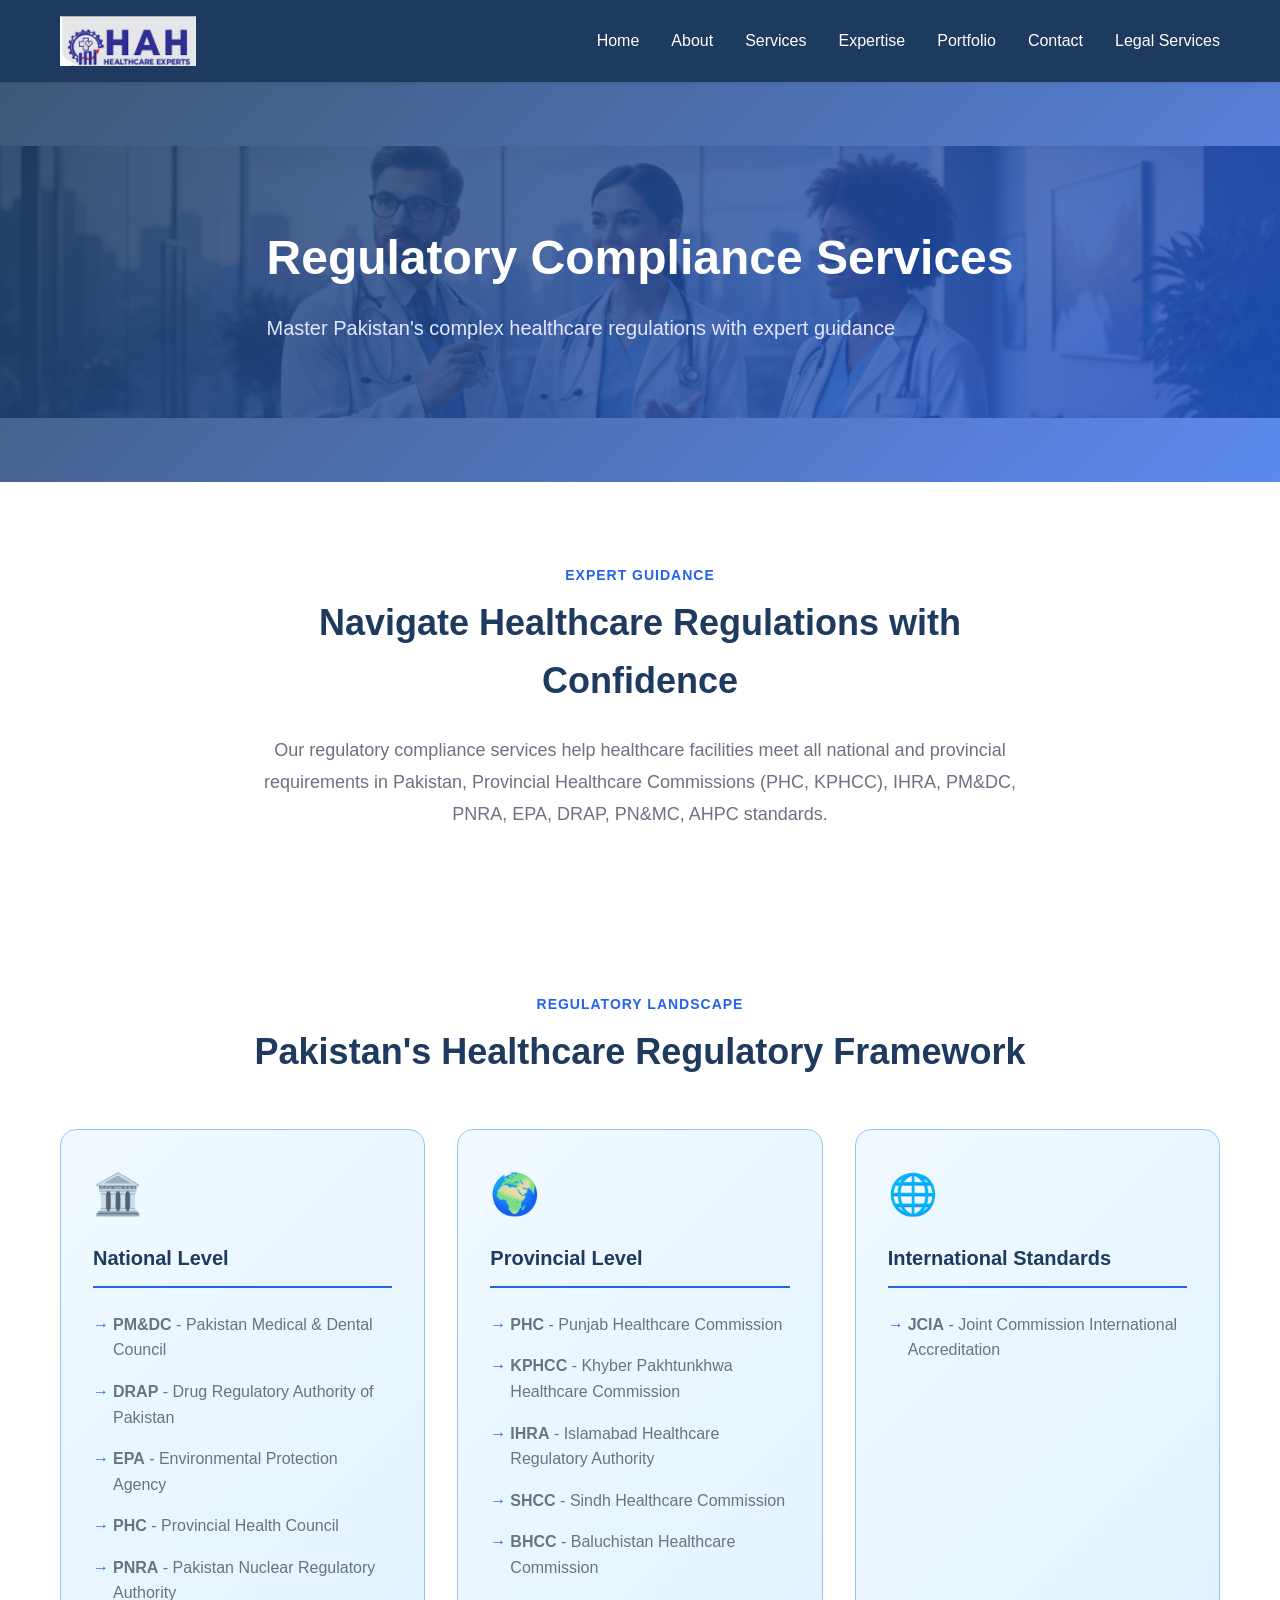
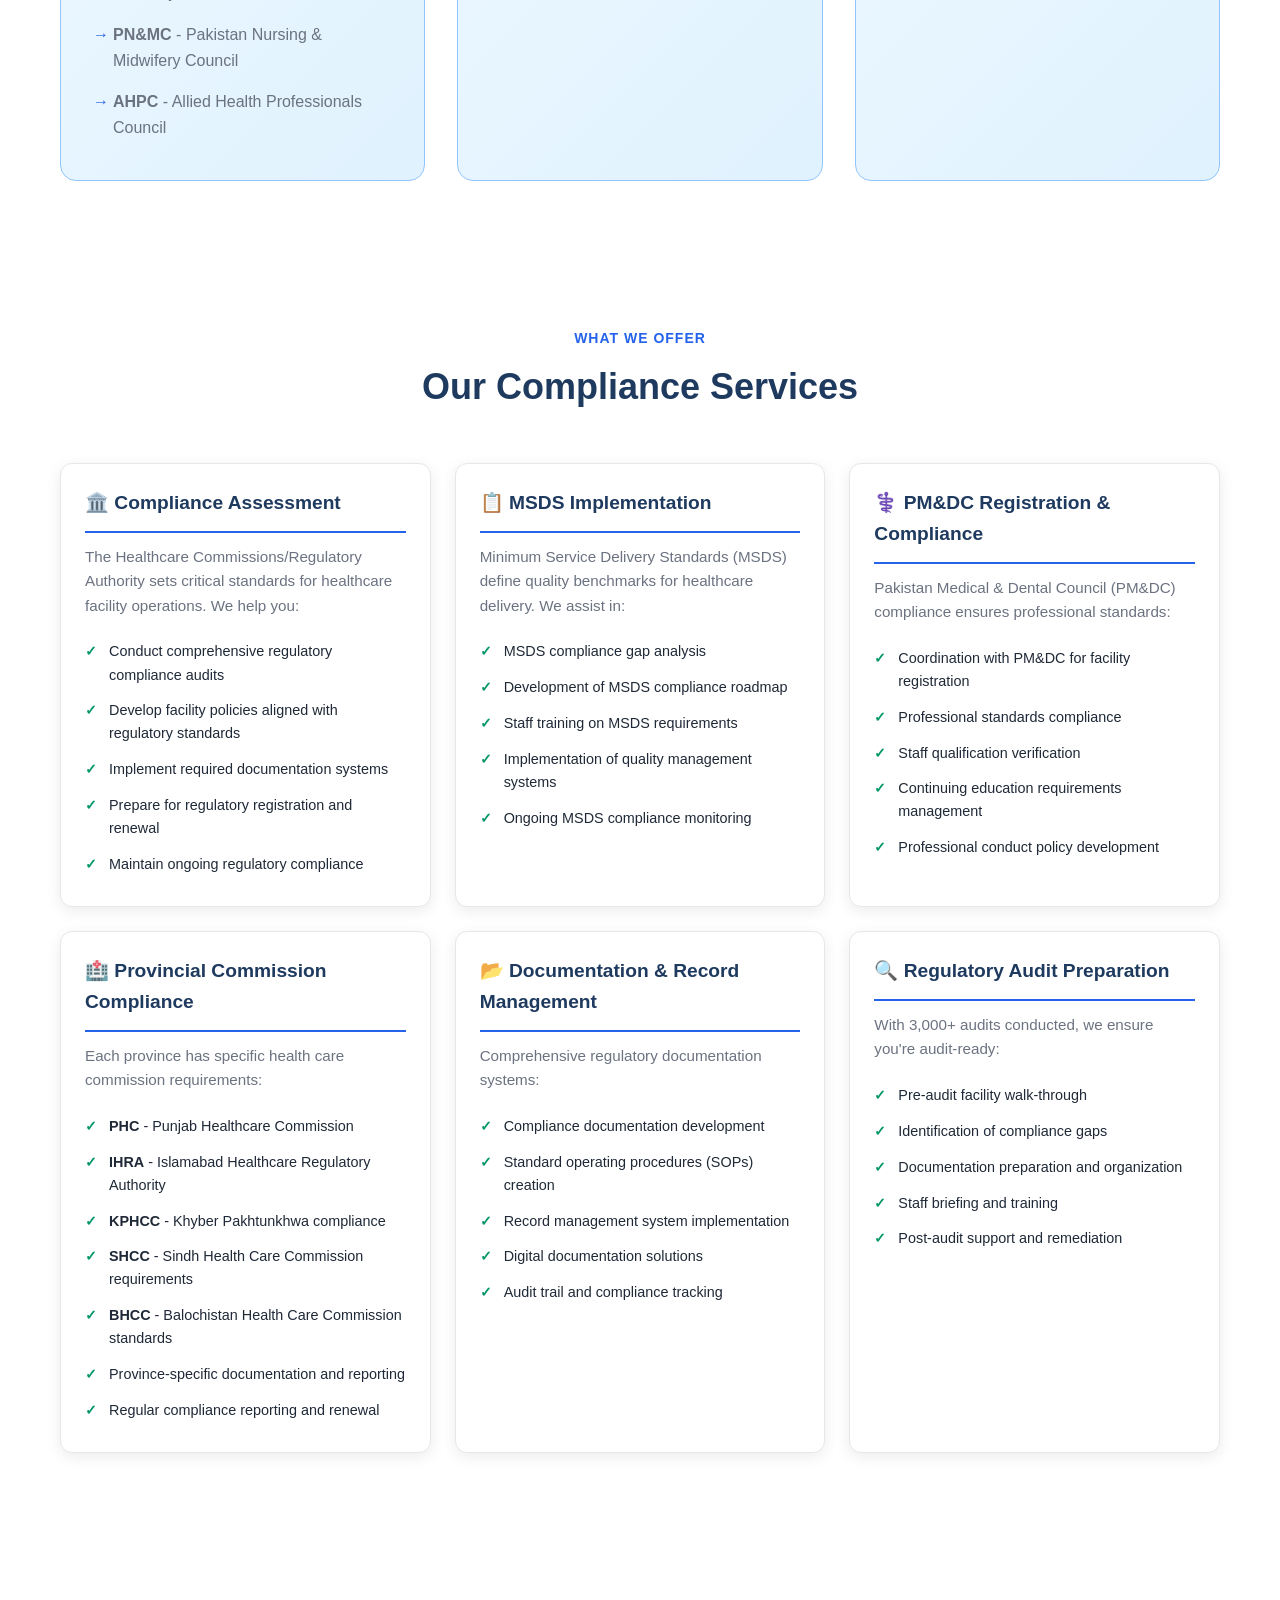
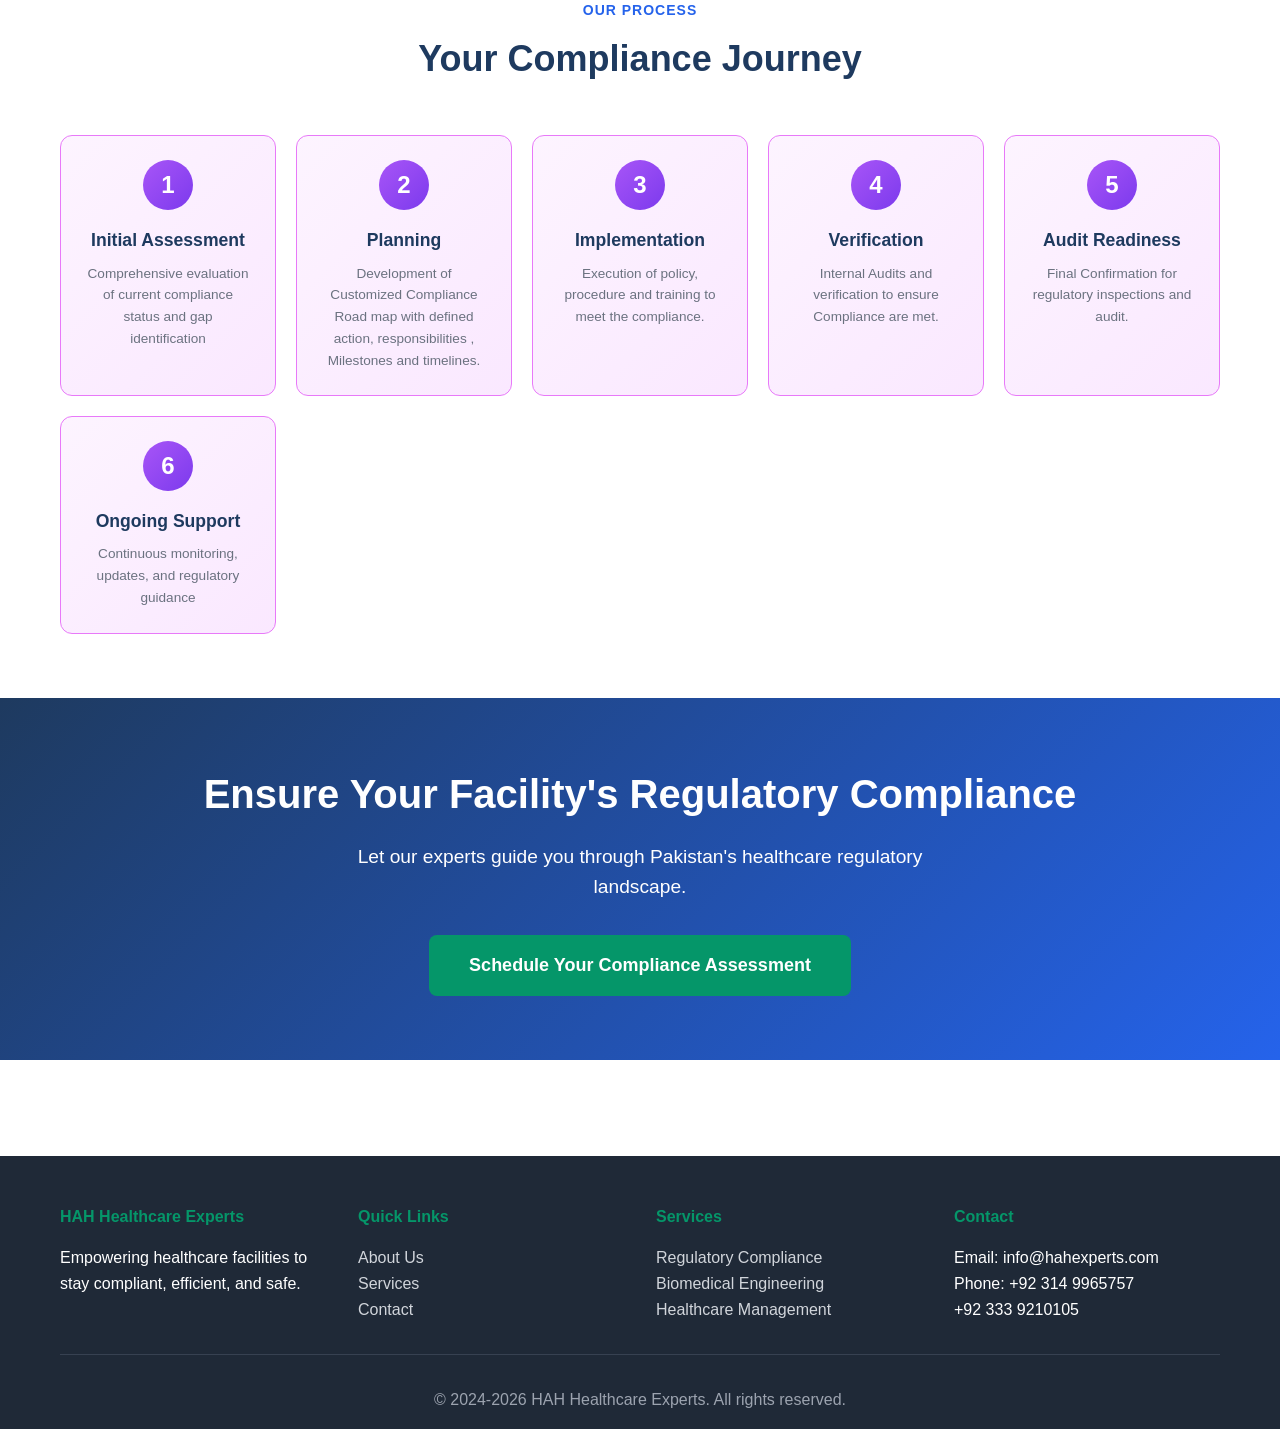
<file: public_html/compliance.html>
<!DOCTYPE html>
<html lang="en">
<head>
    <meta charset="UTF-8">
    <meta name="viewport" content="width=device-width, initial-scale=1.0">
    <title>Regulatory Compliance - HAH Healthcare Experts</title>
    <meta name="description" content="Healthcare regulatory compliance services for IHRA, MSDS, PM&DC, and provincial healthcare commission standards.">
    <link rel="stylesheet" href="styles/main.css">
</head>
<body>
    <!-- Navigation -->
    <nav class="navbar">
        <div class="container">
            <a href="index.html" class="logo"><img src="images/logo.png" alt="HAH Healthcare Experts" class="logo-img"></a>
            <ul class="nav-menu">
                <li><a href="index.html">Home</a></li>
                <li><a href="about.html">About</a></li>
                <li><a href="services.html">Services</a></li>
                <li><a href="expertise.html">Expertise</a></li>
                <li><a href="portfolio.html">Portfolio</a></li>
                <li><a href="contact.html">Contact</a></li>
                <li><a href="legal-services.html">Legal Services</a></li>
            </ul>
        </div>
    </nav>

    <!-- Hero Section -->
    <section class="about-hero">
        <img src="images/header-healthcare-experts.png" alt="Healthcare Experts Team" class="about-hero-image">
        <div class="about-hero-overlay">
            <div class="container">
                <h1>Regulatory Compliance Services</h1>
                <p class="hero-subtitle">Master Pakistan's complex healthcare regulations with expert guidance</p>
            </div>
        </div>
    </section>

    <!-- Main Content -->
    <section class="about-who-we-are">
        <div class="container">
            <div class="who-content" style="grid-template-columns: 1fr;">
                <div class="who-text" style="text-align: center; max-width: 800px; margin: 0 auto;">
                    <span class="section-label">Expert Guidance</span>
                    <h2>Navigate Healthcare Regulations with Confidence</h2>
                    <p>Our regulatory compliance services help healthcare facilities meet all national and provincial requirements in Pakistan, Provincial Healthcare Commissions (PHC, KPHCC), IHRA, PM&DC, PNRA, EPA, DRAP, PN&MC, AHPC standards.</p>
                </div>
            </div>
        </div>
    </section>

    <!-- Regulatory Framework -->
    <section class="about-regulatory">
        <div class="container">
            <div class="section-header">
                <span class="section-label">Regulatory Landscape</span>
                <h2>Pakistan's Healthcare Regulatory Framework</h2>
            </div>
            <div class="regulatory-cards">
                <div class="regulatory-card">
                    <div class="regulatory-icon">🏛️</div>
                    <h3>National Level</h3>
                    <ul>
                        <li><strong>PM&DC</strong> - Pakistan Medical & Dental Council</li>
                        <li><strong>DRAP</strong> - Drug Regulatory Authority of Pakistan</li>
                        <li><strong>EPA</strong> - Environmental Protection Agency</li>
                        <li><strong>PHC</strong> - Provincial Health Council</li>
                        <li><strong>PNRA</strong> - Pakistan Nuclear Regulatory Authority</li>
                        <li><strong>PN&MC</strong> - Pakistan Nursing & Midwifery Council</li>
                        <li><strong>AHPC</strong> - Allied Health Professionals Council</li>
                    </ul>
                </div>
                <div class="regulatory-card">
                    <div class="regulatory-icon">🌍</div>
                    <h3>Provincial Level</h3>
                    <ul>
                        <li><strong>PHC</strong> - Punjab Healthcare Commission</li>
                        <li><strong>KPHCC</strong> - Khyber Pakhtunkhwa Healthcare Commission</li>
                        <li><strong>IHRA</strong> - Islamabad Healthcare Regulatory Authority</li>
                        <li><strong>SHCC</strong> - Sindh Healthcare Commission</li>
                        <li><strong>BHCC</strong> - Baluchistan Healthcare Commission</li>
                    </ul>
                </div>
                <div class="regulatory-card">
                    <div class="regulatory-icon">🌐</div>
                    <h3>International Standards</h3>
                    <ul>
                        <li><strong>JCIA</strong> - Joint Commission International Accreditation</li>
                    </ul>
                </div>
            </div>
        </div>
    </section>

    <!-- Compliance Services -->
    <section class="biomedical-detailed">
        <div class="container">
            <div class="section-header">
                <span class="section-label">What We Offer</span>
                <h2>Our Compliance Services</h2>
            </div>

            <div class="biomedical-services">
                <div class="service-detail">
                    <h3>🏛️ Compliance Assessment</h3>
                    <p>The Healthcare Commissions/Regulatory Authority sets critical standards for healthcare facility operations. We help you:</p>
                    <ul>
                        <li>Conduct comprehensive regulatory compliance audits</li>
                        <li>Develop facility policies aligned with regulatory standards</li>
                        <li>Implement required documentation systems</li>
                        <li>Prepare for regulatory registration and renewal</li>
                        <li>Maintain ongoing regulatory compliance</li>
                    </ul>
                </div>

                <div class="service-detail">
                    <h3>📋 MSDS Implementation</h3>
                    <p>Minimum Service Delivery Standards (MSDS) define quality benchmarks for healthcare delivery. We assist in:</p>
                    <ul>
                        <li>MSDS compliance gap analysis</li>
                        <li>Development of MSDS compliance roadmap</li>
                        <li>Staff training on MSDS requirements</li>
                        <li>Implementation of quality management systems</li>
                        <li>Ongoing MSDS compliance monitoring</li>
                    </ul>
                </div>

                <div class="service-detail">
                    <h3>⚕️ PM&DC Registration & Compliance</h3>
                    <p>Pakistan Medical & Dental Council (PM&DC) compliance ensures professional standards:</p>
                    <ul>
                        <li>Coordination with PM&DC for facility registration</li>
                        <li>Professional standards compliance</li>
                        <li>Staff qualification verification</li>
                        <li>Continuing education requirements management</li>
                        <li>Professional conduct policy development</li>
                    </ul>
                </div>

                <div class="service-detail">
                    <h3>🏥 Provincial Commission Compliance</h3>
                    <p>Each province has specific health care commission requirements:</p>
                    <ul>
                        <li><strong>PHC</strong> - Punjab Healthcare Commission</li>
                        <li><strong>IHRA</strong> - Islamabad Healthcare Regulatory Authority</li>
                        <li><strong>KPHCC</strong> - Khyber Pakhtunkhwa compliance</li>
                        <li><strong>SHCC</strong> - Sindh Health Care Commission requirements</li>
                        <li><strong>BHCC</strong> - Balochistan Health Care Commission standards</li>
                        <li>Province-specific documentation and reporting</li>
                        <li>Regular compliance reporting and renewal</li>
                    </ul>
                </div>

                <div class="service-detail">
                    <h3>📂 Documentation & Record Management</h3>
                    <p>Comprehensive regulatory documentation systems:</p>
                    <ul>
                        <li>Compliance documentation development</li>
                        <li>Standard operating procedures (SOPs) creation</li>
                        <li>Record management system implementation</li>
                        <li>Digital documentation solutions</li>
                        <li>Audit trail and compliance tracking</li>
                    </ul>
                </div>

                <div class="service-detail">
                    <h3>🔍 Regulatory Audit Preparation</h3>
                    <p>With 3,000+ audits conducted, we ensure you're audit-ready:</p>
                    <ul>
                        <li>Pre-audit facility walk-through</li>
                        <li>Identification of compliance gaps</li>
                        <li>Documentation preparation and organization</li>
                        <li>Staff briefing and training</li>
                        <li>Post-audit support and remediation</li>
                    </ul>
                </div>
                
            </div>
        </div>
    </section>

    <!-- Compliance Timeline -->
    <section class="engineering-process">
        <div class="container">
            <div class="section-header">
                <span class="section-label">Our Process</span>
                <h2>Your Compliance Journey</h2>
            </div>
            <div class="process-steps">
                <div class="step">
                    <div class="step-number">1</div>
                    <h3>Initial Assessment</h3>
                    <p>Comprehensive evaluation of current compliance status and gap identification</p>
                </div>
                <div class="step">
                    <div class="step-number">2</div>
                    <h3>Planning</h3>
                    <p>Development of Customized Compliance  Road map with defined action, responsibilities , Milestones and timelines.</p>
                </div>
                <div class="step">
                    <div class="step-number">3</div>
                    <h3>Implementation</h3>
                    <p>Execution of policy, procedure and training to meet the compliance.</p>
                </div>
                <div class="step">
                    <div class="step-number">4</div>
                    <h3>Verification</h3>
                    <p>Internal Audits and verification to ensure Compliance are met.</p>
                </div>
                <div class="step">
                    <div class="step-number">5</div>
                    <h3>Audit Readiness</h3>
                    <p>Final Confirmation for regulatory inspections and audit.</p>
                </div>
                <div class="step">
                    <div class="step-number">6</div>
                    <h3>Ongoing Support</h3>
                    <p>Continuous monitoring, updates, and regulatory guidance</p>
                </div>
            </div>
        </div>
    </section>

    <!-- CTA Section -->
    <section class="cta-section">
        <div class="container">
            <h2>Ensure Your Facility's Regulatory Compliance</h2>
            <p>Let our experts guide you through Pakistan's healthcare regulatory landscape.</p>
            <a href="contact.html" class="btn btn-primary btn-large">Schedule Your Compliance Assessment</a>
        </div>
    </section>

    <!-- Footer -->
    <footer class="footer">
        <div class="container">
            <div class="footer-content">
                <div class="footer-section">
                    <h4>HAH Healthcare Experts</h4>
                    <p>Empowering healthcare facilities to stay compliant, efficient, and safe.</p>
                </div>
                <div class="footer-section">
                    <h4>Quick Links</h4>
                    <ul>
                        <li><a href="about.html">About Us</a></li>
                        <li><a href="services.html">Services</a></li>
                        <li><a href="contact.html">Contact</a></li>
                    </ul>
                </div>
                <div class="footer-section">
                    <h4>Services</h4>
                    <ul>
                        <li><a href="compliance.html">Regulatory Compliance</a></li>
                        <li><a href="biomedical.html">Biomedical Engineering</a></li>
                        <li><a href="services.html">Healthcare Management</a></li>
                    </ul>
                </div>
                <div class="footer-section">
                    <h4>Contact</h4>
                    <p>Email: info@hahexperts.com</p>
                    <p>Phone: +92 314 9965757<br>+92 333 9210105</p>
                </div>
            </div>
            <div class="footer-bottom">
                <p>&copy; 2024-2026 HAH Healthcare Experts. All rights reserved.</p>
            </div>
        </div>
    </footer>

    <script src="styles/main.js"></script>
</body>
</html>
</file>
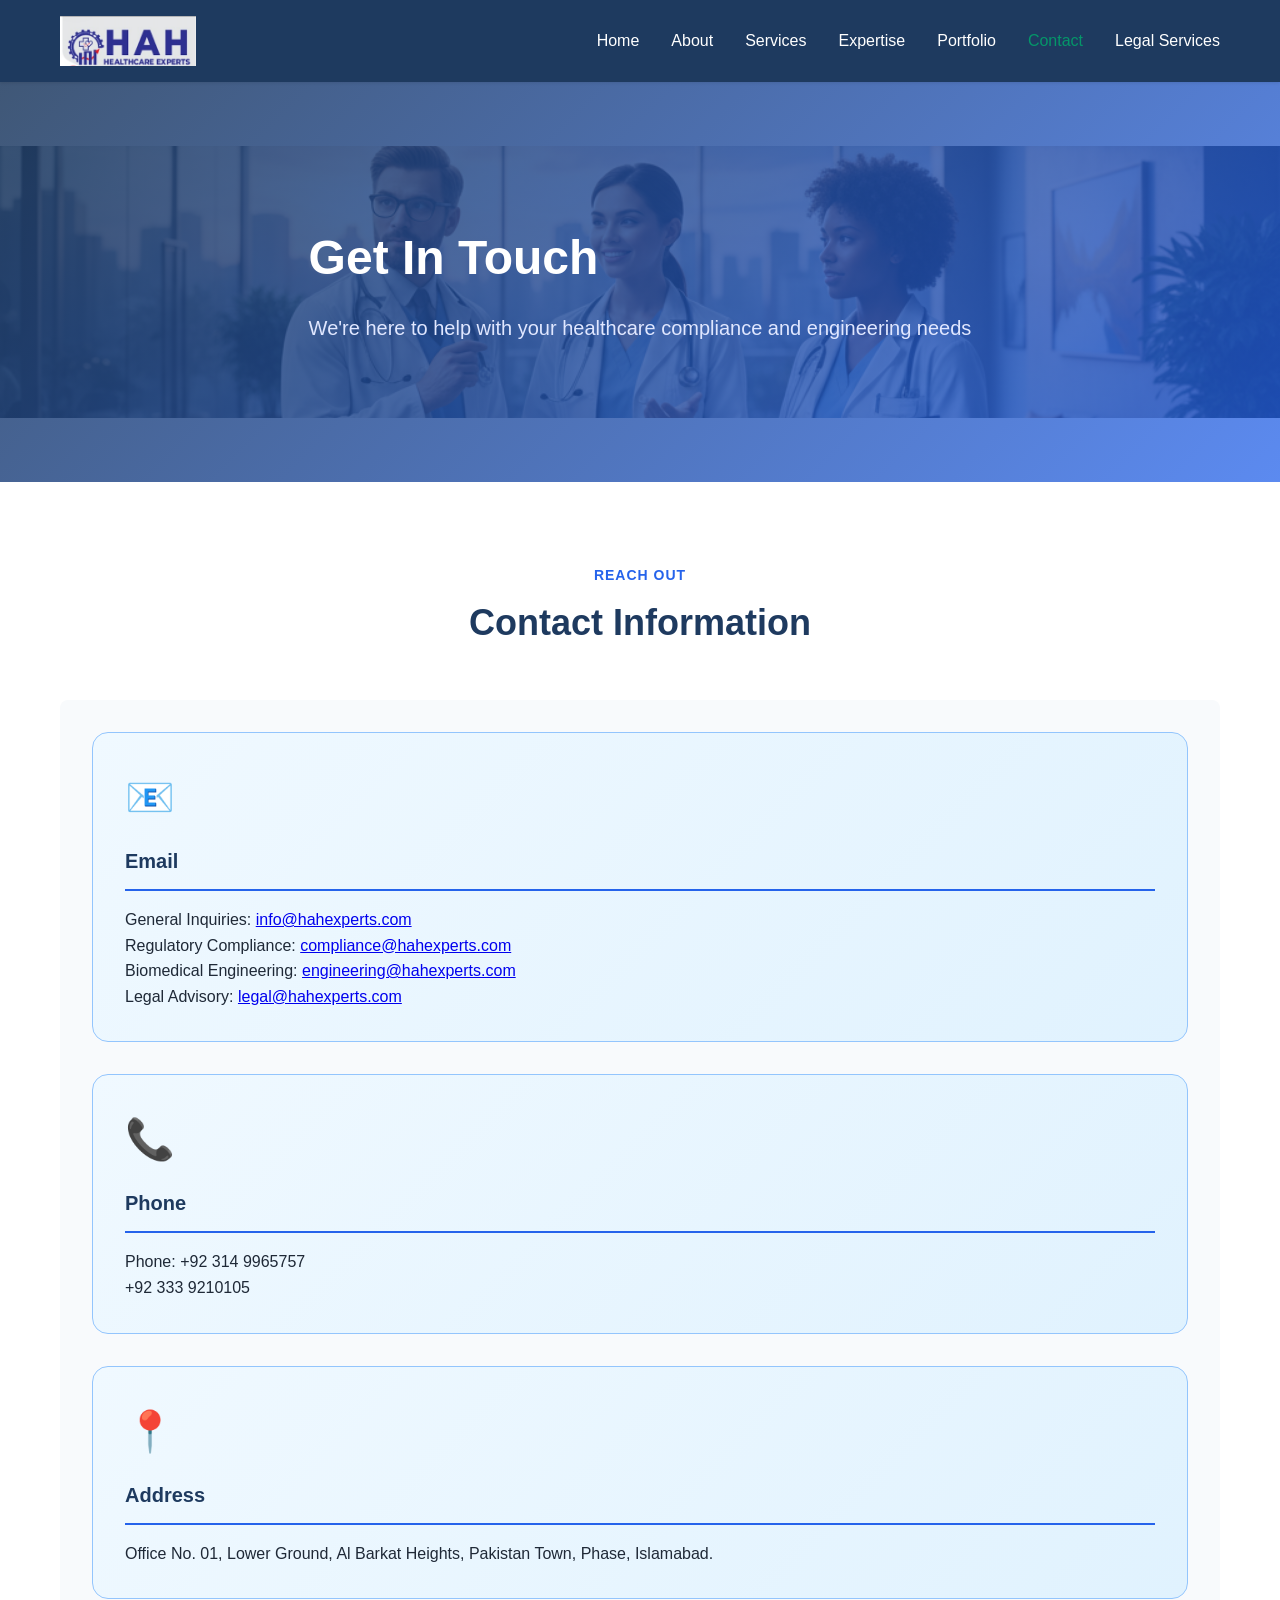
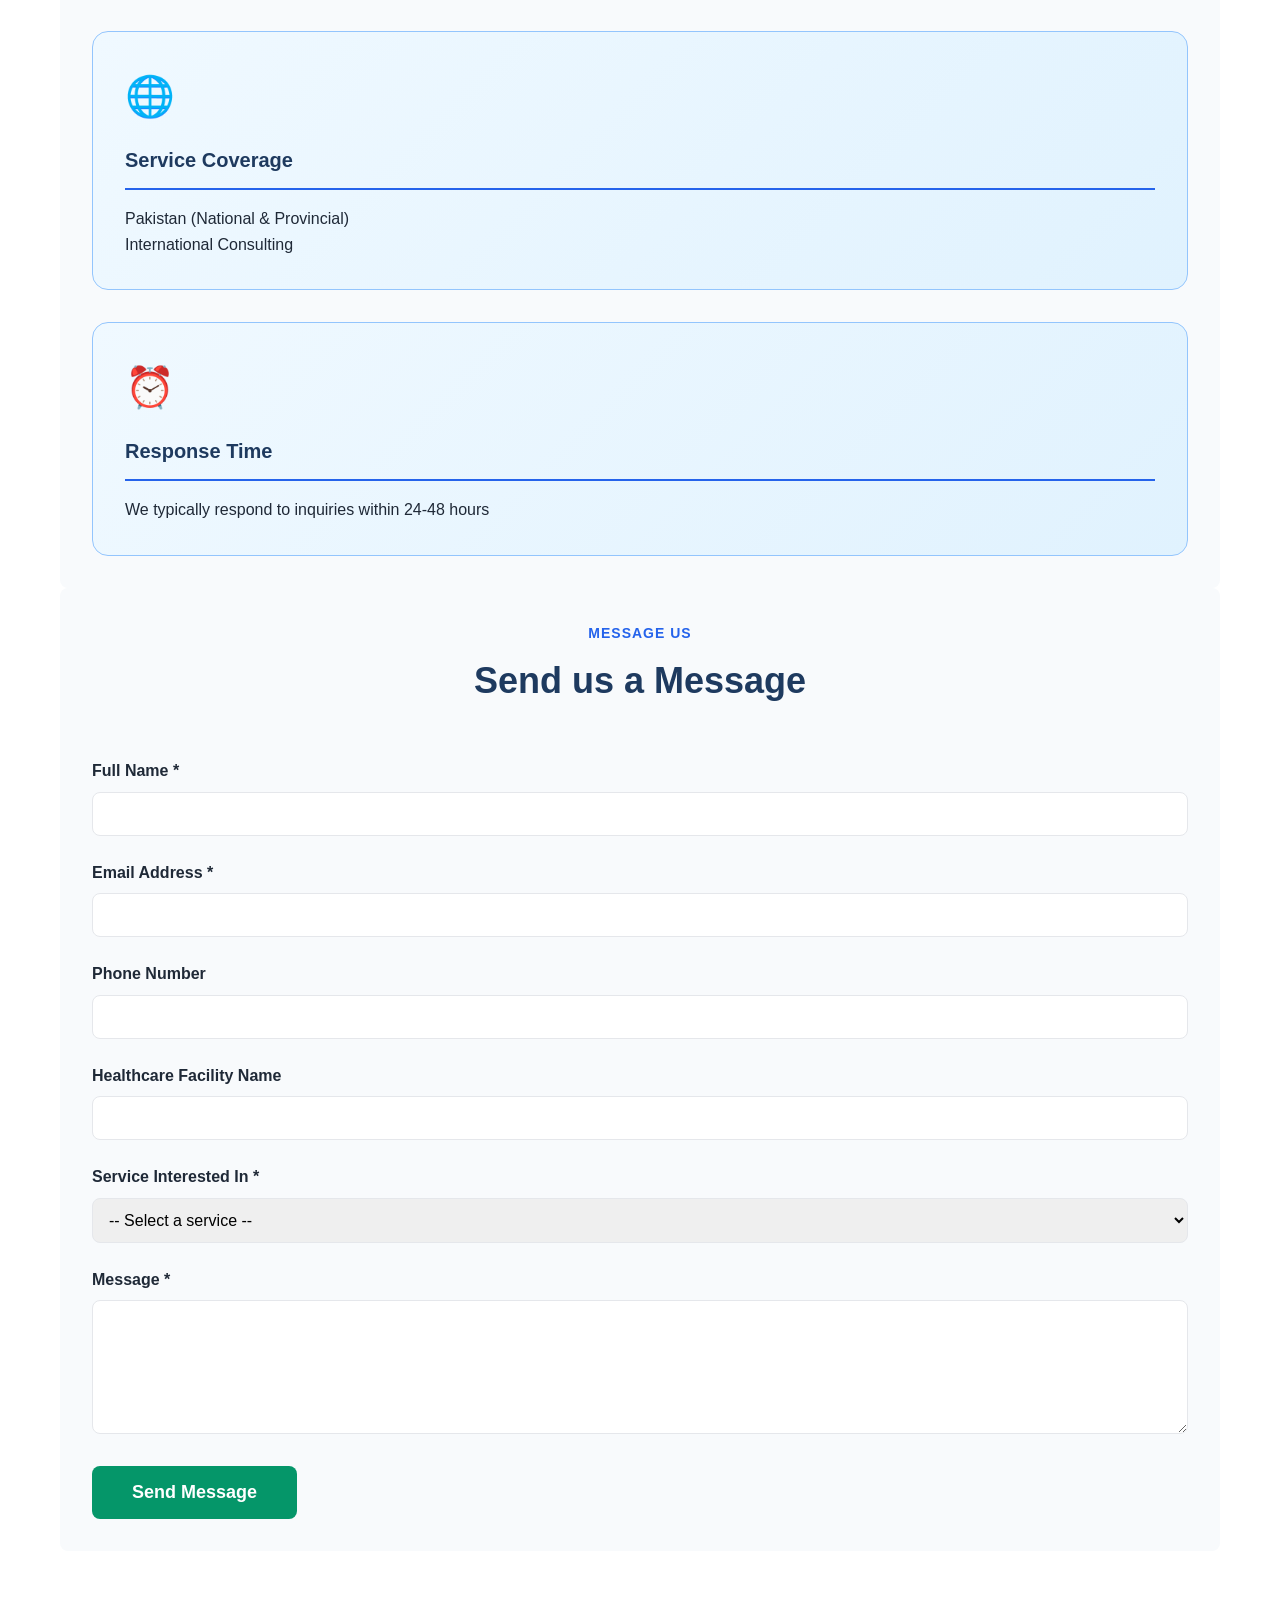
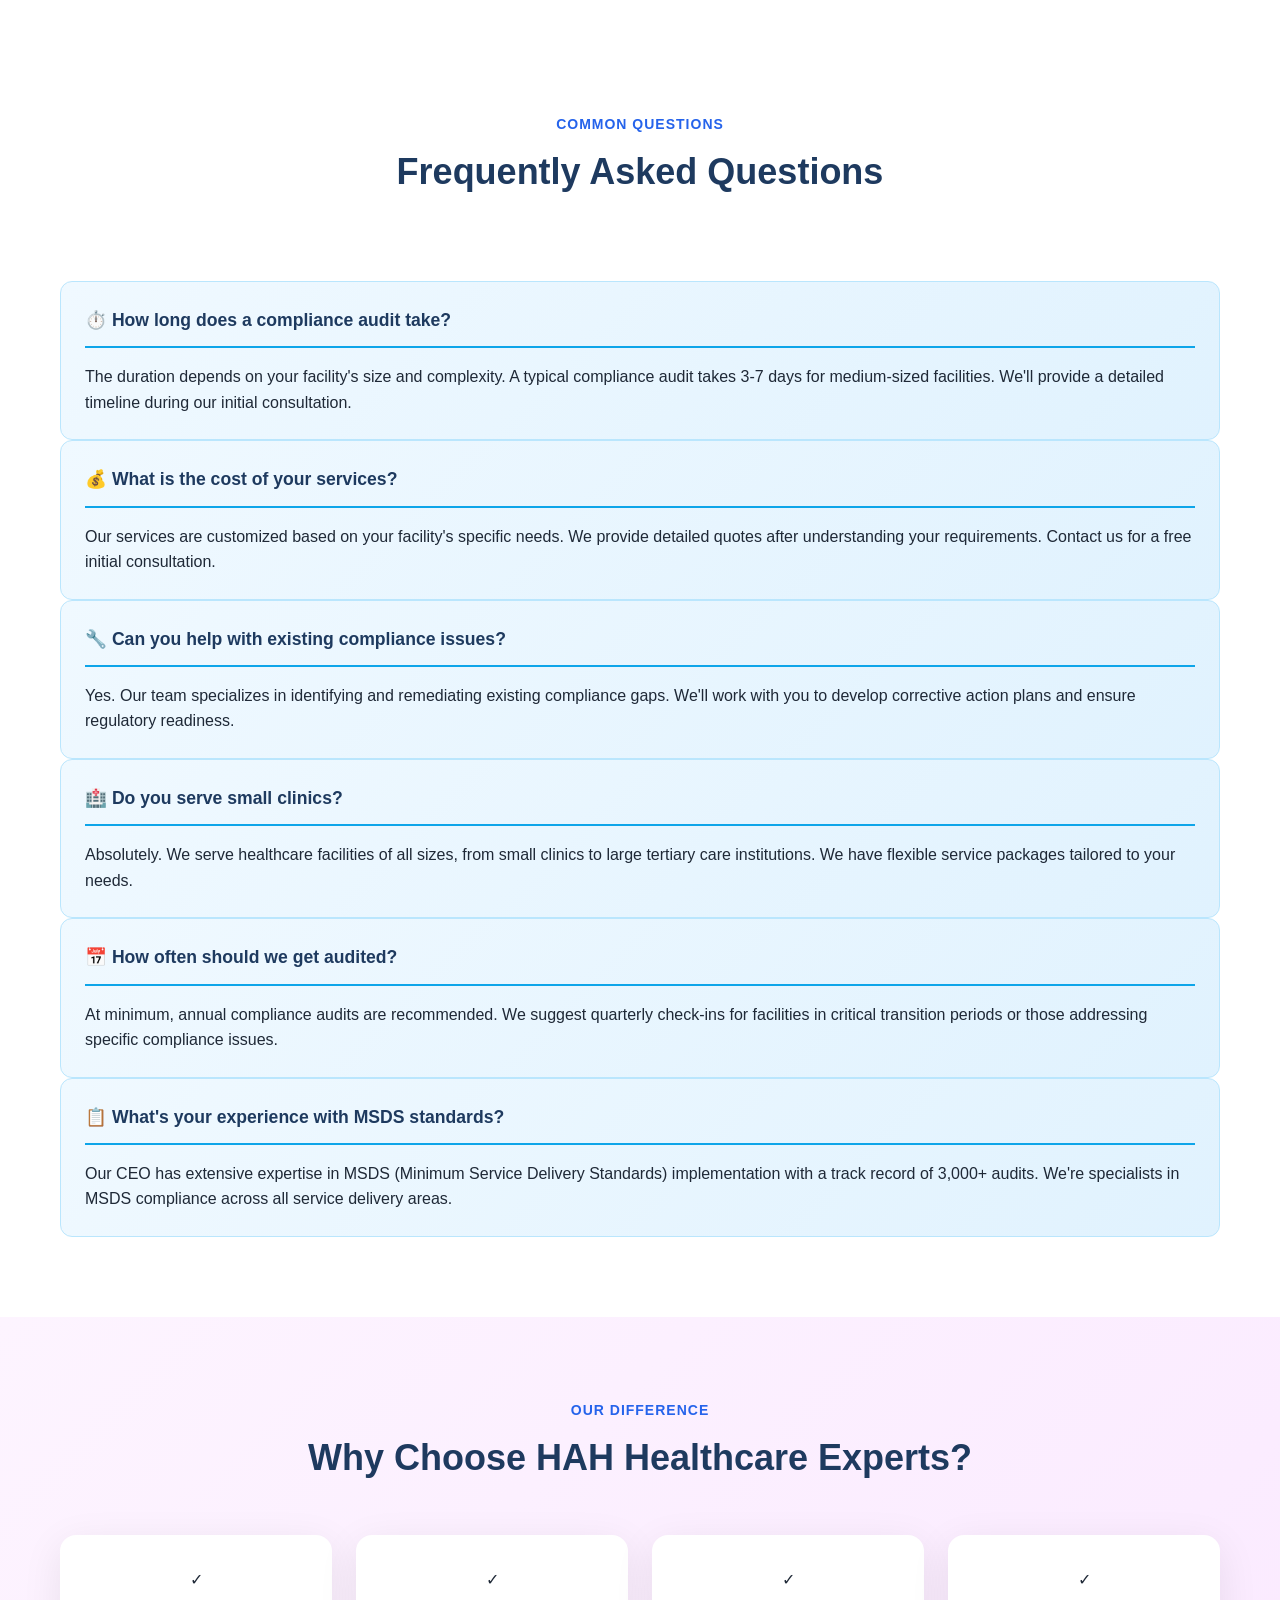
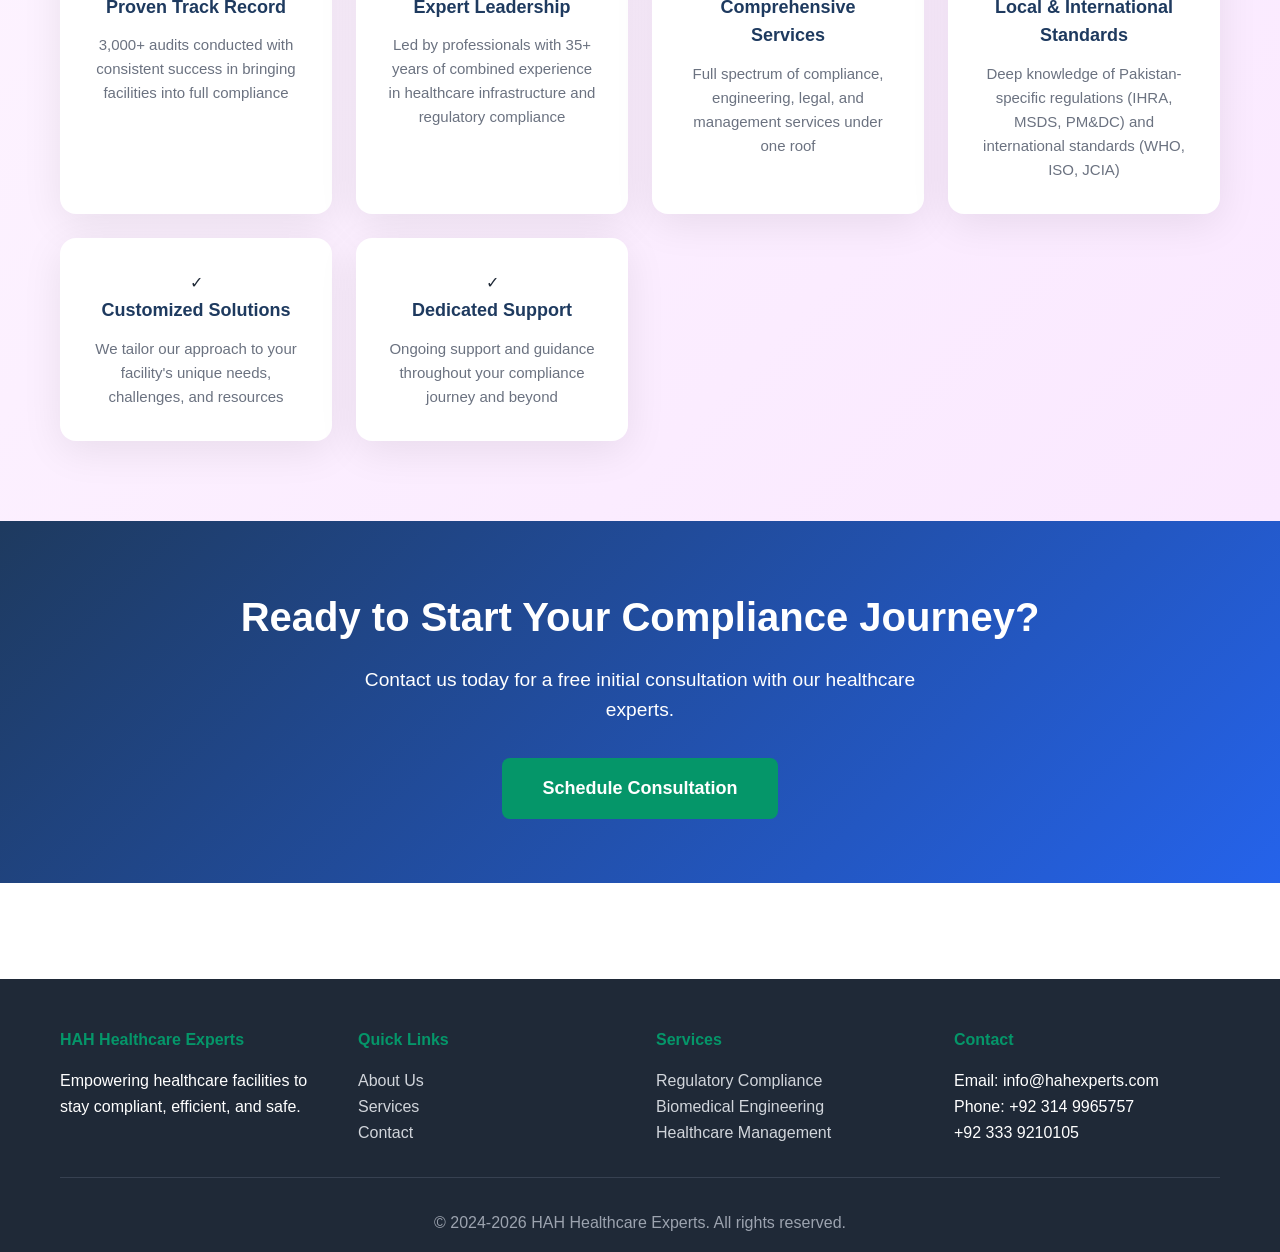
<file: public_html/contact.html>
<!DOCTYPE html>
<html lang="en">
<head>
    <meta charset="UTF-8">
    <meta name="viewport" content="width=device-width, initial-scale=1.0">
    <title>Contact HAH Healthcare Experts - Get Consultation</title>
    <meta name="description" content="Get in touch with HAH Healthcare Experts for regulatory compliance, biomedical engineering, and healthcare management consulting.">
    <link rel="stylesheet" href="styles/main.css">
</head>
<body>
    <!-- Navigation -->
    <nav class="navbar">
        <div class="container">
            <a href="index.html" class="logo"><img src="images/logo.png" alt="HAH Healthcare Experts" class="logo-img"></a>
            <ul class="nav-menu">
                <li><a href="index.html">Home</a></li>
                <li><a href="about.html">About</a></li>
                <li><a href="services.html">Services</a></li>
                <li><a href="expertise.html">Expertise</a></li>
                <li><a href="portfolio.html">Portfolio</a></li>
                <li><a href="contact.html" class="active">Contact</a></li>
                <li><a href="legal-services.html">Legal Services</a></li>
            </ul>
        </div>
    </nav>

    <!-- Hero Section -->
    <section class="about-hero">
        <img src="images/header-healthcare-experts.png" alt="Healthcare Experts Team" class="about-hero-image">
        <div class="about-hero-overlay">
            <div class="container">
                <h1>Get In Touch</h1>
                <p class="hero-subtitle">We're here to help with your healthcare compliance and engineering needs</p>
            </div>
        </div>
    </section>

    <!-- Contact Section -->
    <section class="about-who-we-are">
        <div class="container">
            <div class="section-header" style="text-align: center; margin-bottom: 3rem;">
                <span class="section-label">Reach Out</span>
                <h2>Contact Information</h2>
            </div>
            <div class="contact-grid">
                <!-- Contact Information -->
                <div class="contact-info">
                    <div class="regulatory-cards" style="grid-template-columns: 1fr;">
                        <div class="regulatory-card">
                            <div class="regulatory-icon">📧</div>
                            <h3>Email</h3>
                            <p>General Inquiries: <a href="mailto:info@hahexperts.com">info@hahexperts.com</a></p>
                            <p>Regulatory Compliance: <a href="mailto:compliance@hahexperts.com">compliance@hahexperts.com</a></p>
                            <p>Biomedical Engineering: <a href="mailto:engineering@hahexperts.com">engineering@hahexperts.com</a></p>
                            <p>Legal Advisory: <a href="mailto:legal@hahexperts.com">legal@hahexperts.com</a></p>
                        </div>
                        <div class="regulatory-card">
                            <div class="regulatory-icon">📞</div>
                            <h3>Phone</h3>
                            <p>Phone: +92 314 9965757<br>+92 333 9210105</p>
                        </div>
                        <div class="regulatory-card">
                            <div class="regulatory-icon">📍</div>
                            <h3>Address</h3>
                            <p>Office No. 01, Lower Ground, Al Barkat Heights, Pakistan Town, Phase, Islamabad.</p>
                        </div>
                        <div class="regulatory-card">
                            <div class="regulatory-icon">🌐</div>
                            <h3>Service Coverage</h3>
                            <p>Pakistan (National & Provincial)</p>
                            <p>International Consulting</p>
                        </div>
                        <div class="regulatory-card">
                            <div class="regulatory-icon">⏰</div>
                            <h3>Response Time</h3>
                            <p>We typically respond to inquiries within 24-48 hours</p>
                        </div>
                    </div>
                </div>

                <!-- Contact Form -->
                <div class="contact-form">
                    <div class="section-header">
                        <span class="section-label">Message Us</span>
                        <h2>Send us a Message</h2>
                    </div>
                    <form id="contact-form">
                        <div class="form-group">
                            <label for="name">Full Name *</label>
                            <input type="text" id="name" name="name" required>
                        </div>

                        <div class="form-group">
                            <label for="email">Email Address *</label>
                            <input type="email" id="email" name="email" required>
                        </div>

                        <div class="form-group">
                            <label for="phone">Phone Number</label>
                            <input type="tel" id="phone" name="phone">
                        </div>

                        <div class="form-group">
                            <label for="facility">Healthcare Facility Name</label>
                            <input type="text" id="facility" name="facility">
                        </div>

                        <div class="form-group">
                            <label for="service">Service Interested In *</label>
                            <select id="service" name="service" required>
                                <option value="">-- Select a service --</option>
                                <option value="regulatory">Regulatory Compliance</option>
                                <option value="biomedical">Biomedical Engineering</option>
                                <option value="legal">Legal Advisory</option>
                                <option value="procurement">Procurement Services</option>
                                <option value="management">Healthcare Management</option>
                                <option value="audit">Audits & Inspections</option>
                                <option value="other">Other</option>
                            </select>
                        </div>

                        <div class="form-group">
                            <label for="message">Message *</label>
                            <textarea id="message" name="message" rows="6" required></textarea>
                        </div>

                        <button type="submit" class="btn btn-primary btn-large">Send Message</button>
                    </form>
                    <div id="form-status" class="form-status"></div>
                </div>
            </div>
        </div>
    </section>

    <!-- FAQ Section -->
    <section class="about-regulatory">
        <div class="container">
            <div class="section-header">
                <span class="section-label">Common Questions</span>
                <h2>Frequently Asked Questions</h2>
            </div>
            <div class="equipment-categories">
                <div class="category">
                    <h3>⏱️ How long does a compliance audit take?</h3>
                    <p>The duration depends on your facility's size and complexity. A typical compliance audit takes 3-7 days for medium-sized facilities. We'll provide a detailed timeline during our initial consultation.</p>
                </div>
                <div class="category">
                    <h3>💰 What is the cost of your services?</h3>
                    <p>Our services are customized based on your facility's specific needs. We provide detailed quotes after understanding your requirements. Contact us for a free initial consultation.</p>
                </div>
                <div class="category">
                    <h3>🔧 Can you help with existing compliance issues?</h3>
                    <p>Yes. Our team specializes in identifying and remediating existing compliance gaps. We'll work with you to develop corrective action plans and ensure regulatory readiness.</p>
                </div>
                <div class="category">
                    <h3>🏥 Do you serve small clinics?</h3>
                    <p>Absolutely. We serve healthcare facilities of all sizes, from small clinics to large tertiary care institutions. We have flexible service packages tailored to your needs.</p>
                </div>
                <div class="category">
                    <h3>📅 How often should we get audited?</h3>
                    <p>At minimum, annual compliance audits are recommended. We suggest quarterly check-ins for facilities in critical transition periods or those addressing specific compliance issues.</p>
                </div>
                <div class="category">
                    <h3>📋 What's your experience with MSDS standards?</h3>
                    <p>Our CEO has extensive expertise in MSDS (Minimum Service Delivery Standards) implementation with a track record of 3,000+ audits. We're specialists in MSDS compliance across all service delivery areas.</p>
                </div>
            </div>
        </div>
    </section>

    <!-- Why Choose Us -->
    <section class="about-commitment">
        <div class="container">
            <div class="section-header">
                <span class="section-label">Our Difference</span>
                <h2>Why Choose HAH Healthcare Experts?</h2>
            </div>
            <div class="commitment-cards">
                <div class="commitment-card">
                    <span class="checkmark">✓</span>
                    <h3>Proven Track Record</h3>
                    <p>3,000+ audits conducted with consistent success in bringing facilities into full compliance</p>
                </div>
                <div class="commitment-card">
                    <span class="checkmark">✓</span>
                    <h3>Expert Leadership</h3>
                    <p>Led by professionals with 35+ years of combined experience in healthcare infrastructure and regulatory compliance</p>
                </div>
                <div class="commitment-card">
                    <span class="checkmark">✓</span>
                    <h3>Comprehensive Services</h3>
                    <p>Full spectrum of compliance, engineering, legal, and management services under one roof</p>
                </div>
                <div class="commitment-card">
                    <span class="checkmark">✓</span>
                    <h3>Local & International Standards</h3>
                    <p>Deep knowledge of Pakistan-specific regulations (IHRA, MSDS, PM&DC) and international standards (WHO, ISO, JCIA)</p>
                </div>
                <div class="commitment-card">
                    <span class="checkmark">✓</span>
                    <h3>Customized Solutions</h3>
                    <p>We tailor our approach to your facility's unique needs, challenges, and resources</p>
                </div>
                <div class="commitment-card">
                    <span class="checkmark">✓</span>
                    <h3>Dedicated Support</h3>
                    <p>Ongoing support and guidance throughout your compliance journey and beyond</p>
                </div>
            </div>
        </div>
    </section>

    <!-- CTA Section -->
    <section class="cta-section">
        <div class="container">
            <h2>Ready to Start Your Compliance Journey?</h2>
            <p>Contact us today for a free initial consultation with our healthcare experts.</p>
            <a href="#contact-form" class="btn btn-primary btn-large">Schedule Consultation</a>
        </div>
    </section>

    <!-- Footer -->
    <footer class="footer">
        <div class="container">
            <div class="footer-content">
                <div class="footer-section">
                    <h4>HAH Healthcare Experts</h4>
                    <p>Empowering healthcare facilities to stay compliant, efficient, and safe.</p>
                </div>
                <div class="footer-section">
                    <h4>Quick Links</h4>
                    <ul>
                        <li><a href="about.html">About Us</a></li>
                        <li><a href="services.html">Services</a></li>
                        <li><a href="contact.html">Contact</a></li>
                    </ul>
                </div>
                <div class="footer-section">
                    <h4>Services</h4>
                    <ul>
                        <li><a href="compliance.html">Regulatory Compliance</a></li>
                        <li><a href="biomedical.html">Biomedical Engineering</a></li>
                        <li><a href="services.html">Healthcare Management</a></li>
                    </ul>
                </div>
                <div class="footer-section">
                    <h4>Contact</h4>
                    <p>Email: info@hahexperts.com</p>
                    <p>Phone: +92 314 9965757<br>+92 333 9210105</p>
                </div>
            </div>
            <div class="footer-bottom">
                <p>&copy; 2024-2026 HAH Healthcare Experts. All rights reserved.</p>
            </div>
        </div>
    </footer>

    <script src="styles/main.js"></script>
</body>
</html>
</file>
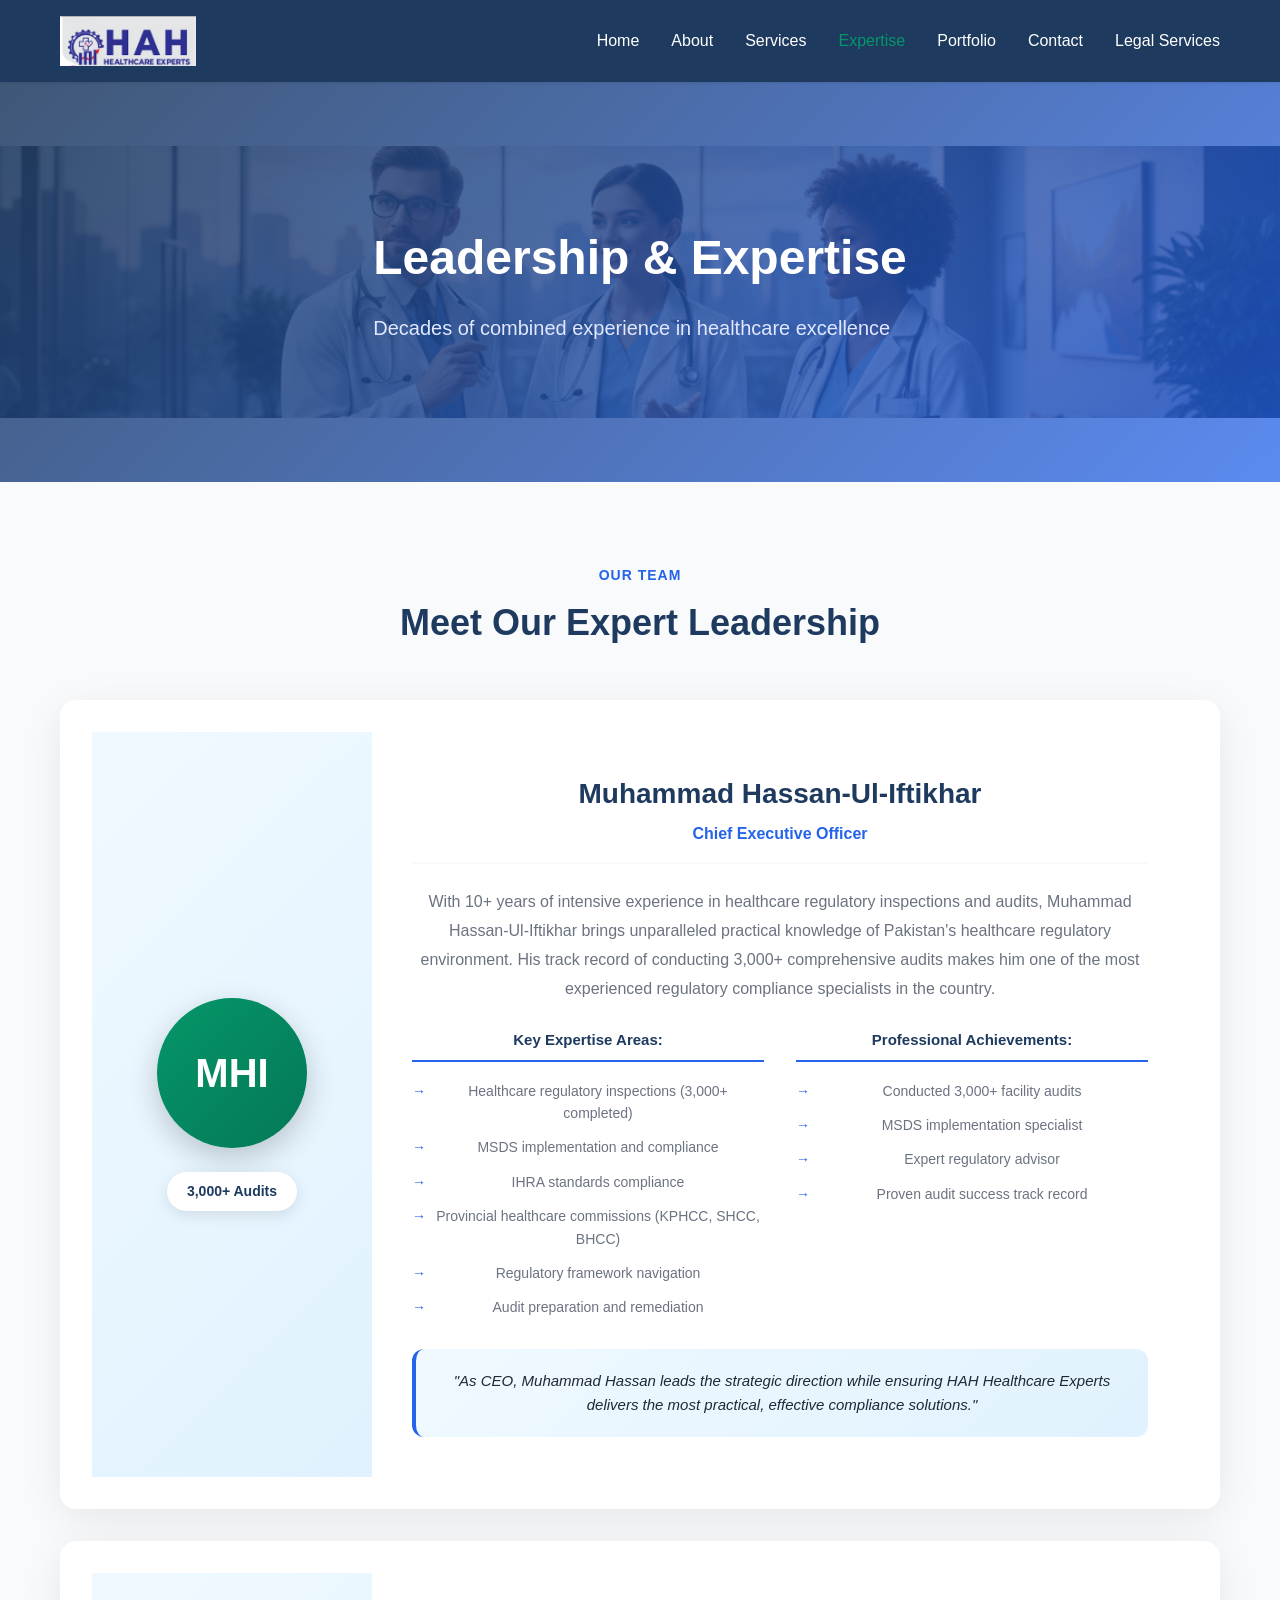
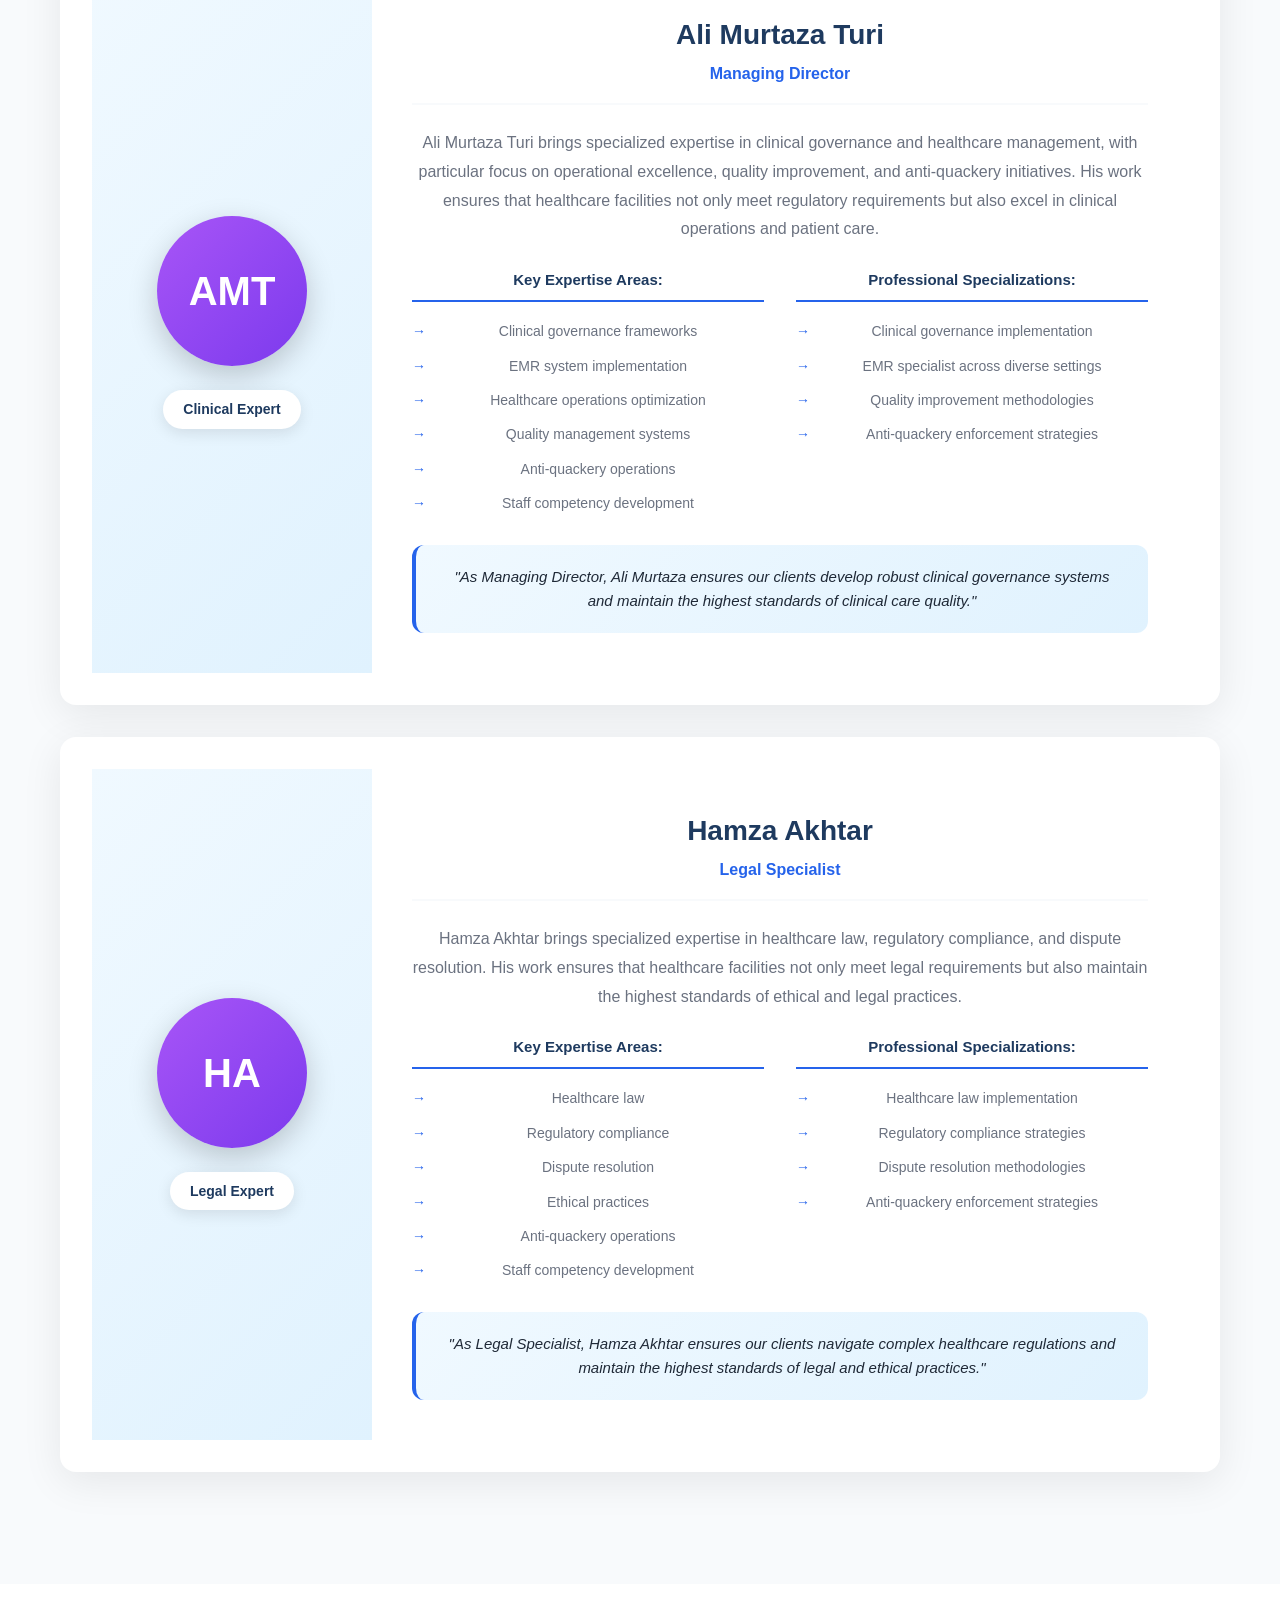
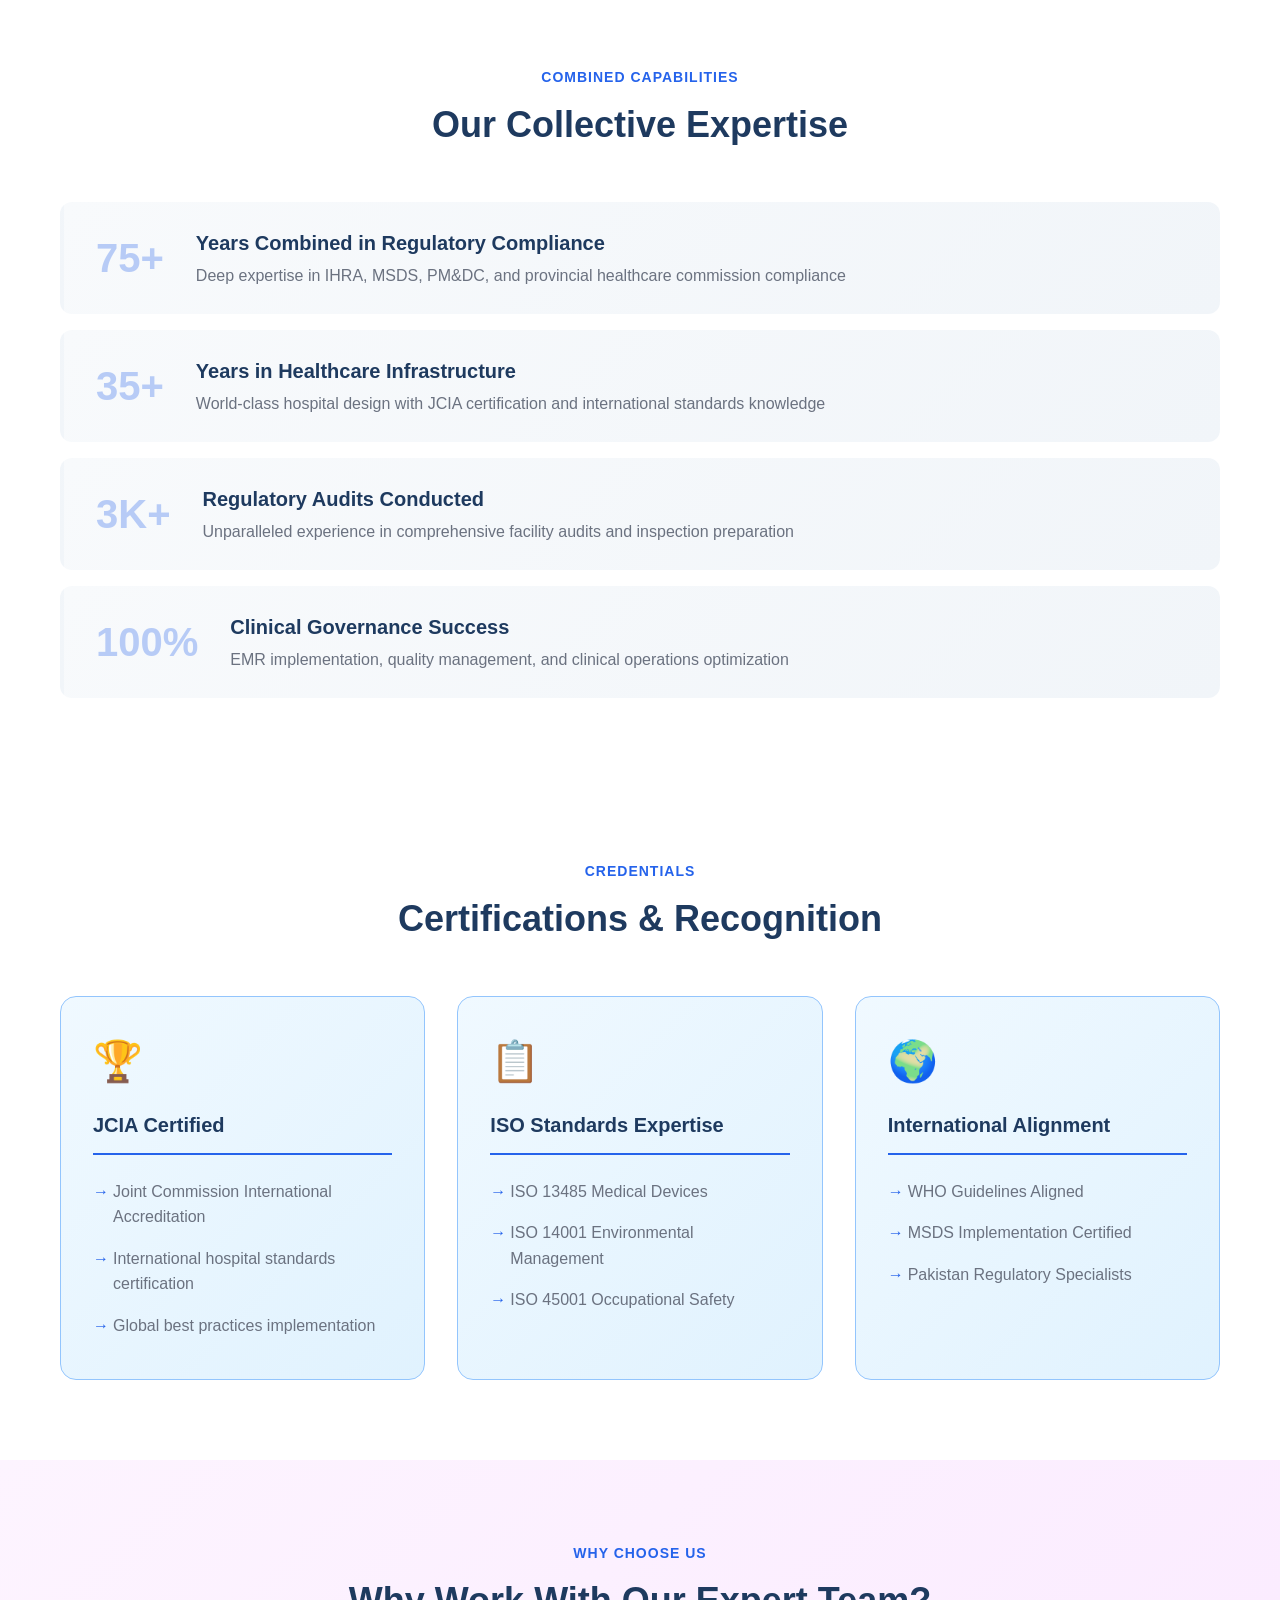
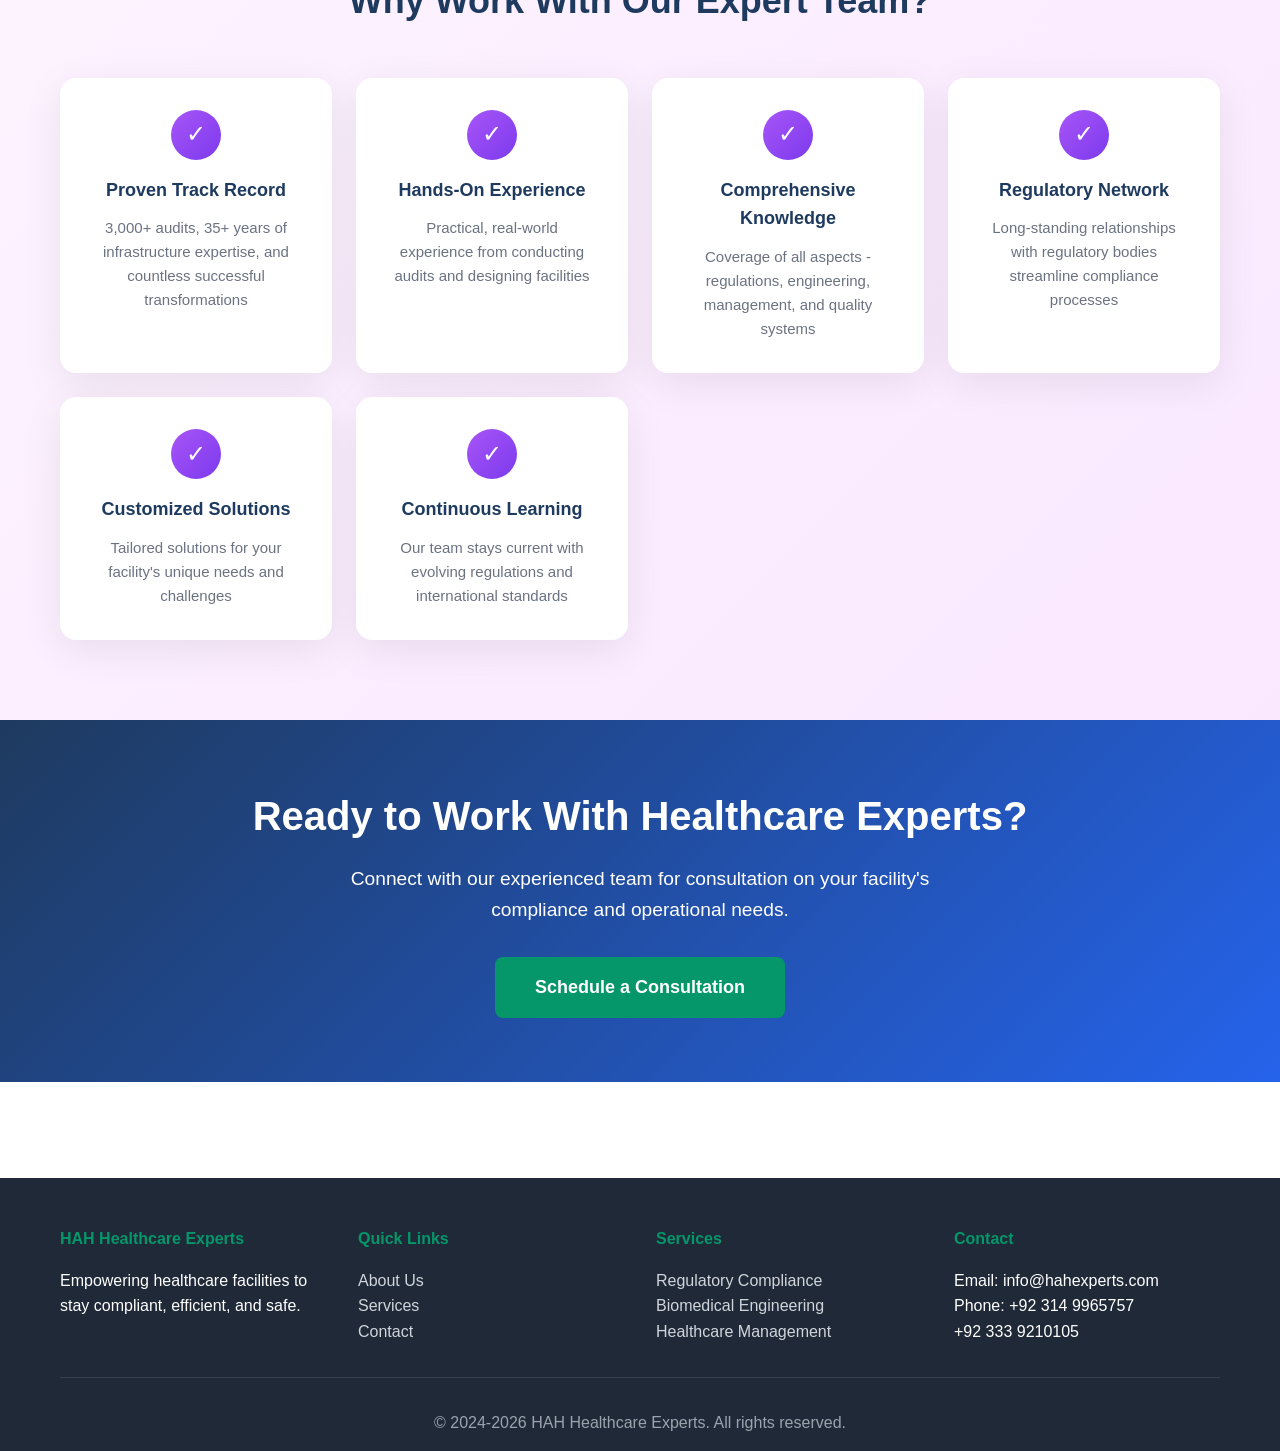
<file: public_html/expertise.html>
<!DOCTYPE html>
<html lang="en">
<head>
    <meta charset="UTF-8">
    <meta name="viewport" content="width=device-width, initial-scale=1.0">
    <title>Leadership & Expertise - HAH Healthcare Experts</title>
    <meta name="description" content="Meet the experienced leadership team at HAH Healthcare Experts with expertise in healthcare compliance, biomedical engineering, and clinical governance.">
    <link rel="stylesheet" href="styles/main.css">
</head>
<body>
    <!-- Navigation -->
    <nav class="navbar">
        <div class="container">
            <a href="index.html" class="logo"><img src="images/logo.png" alt="HAH Healthcare Experts" class="logo-img"></a>
            <ul class="nav-menu">
                <li><a href="index.html">Home</a></li>
                <li><a href="about.html">About</a></li>
                <li><a href="services.html">Services</a></li>
                <li><a href="expertise.html" class="active">Expertise</a></li>
                <li><a href="portfolio.html">Portfolio</a></li>
                <li><a href="contact.html">Contact</a></li>
                <li><a href="legal-services.html">Legal Services</a></li>
            </ul>
        </div>
    </nav>

    <!-- Hero Section -->
    <section class="about-hero">
        <img src="images/header-healthcare-experts.png" alt="Healthcare Experts Team" class="about-hero-image">
        <div class="about-hero-overlay">
            <div class="container">
                <h1>Leadership & Expertise</h1>
                <p class="hero-subtitle">Decades of combined experience in healthcare excellence</p>
            </div>
        </div>
    </section>

    <!-- Leadership Team Detailed -->
    <section class="leadership-section">
        <div class="container">
            <div class="section-header">
                <span class="section-label">Our Team</span>
                <h2>Meet Our Expert Leadership</h2>
            </div>

            <!-- CEO -->
            <div class="leader-card">
                <div class="leader-card-grid">
                    <div class="leader-image-block">
                        <div class="leader-avatar leader-avatar-green">MHI</div>
                        <div class="leader-badge">3,000+ Audits</div>
                    </div>
                    <div class="leader-content">
                        <div class="leader-header">
                            <h3>Muhammad Hassan-Ul-Iftikhar</h3>
                            <span class="leader-role">Chief Executive Officer</span>
                        </div>
                        <p class="leader-intro">
                            With 10+ years of intensive experience in healthcare regulatory inspections and audits, Muhammad Hassan-Ul-Iftikhar brings unparalleled practical knowledge of Pakistan's healthcare regulatory environment. His track record of conducting 3,000+ comprehensive audits makes him one of the most experienced regulatory compliance specialists in the country.
                        </p>
                        
                        <div class="leader-details">
                            <div class="leader-expertise">
                                <h4>Key Expertise Areas:</h4>
                                <ul>
                                    <li>Healthcare regulatory inspections (3,000+ completed)</li>
                                    <li>MSDS implementation and compliance</li>
                                    <li>IHRA standards compliance</li>
                                    <li>Provincial healthcare commissions (KPHCC, SHCC, BHCC)</li>
                                    <li>Regulatory framework navigation</li>
                                    <li>Audit preparation and remediation</li>
                                </ul>
                            </div>
                            <div class="leader-highlights">
                                <h4>Professional Achievements:</h4>
                                <ul>
                                    <li>Conducted 3,000+ facility audits</li>
                                    <li>MSDS implementation specialist</li>
                                    <li>Expert regulatory advisor</li>
                                    <li>Proven audit success track record</li>
                                </ul>
                            </div>
                        </div>
                        
                        <div class="leader-quote">
                            <p>"As CEO, Muhammad Hassan leads the strategic direction while ensuring HAH Healthcare Experts delivers the most practical, effective compliance solutions."</p>
                        </div>
                    </div>
                </div>
            </div>

            <!-- MD -->
            <div class="leader-card">
                <div class="leader-card-grid">
                    <div class="leader-image-block">
                        <div class="leader-avatar leader-avatar-purple">AMT</div>
                        <div class="leader-badge">Clinical Expert</div>
                    </div>
                    <div class="leader-content">
                        <div class="leader-header">
                            <h3>Ali Murtaza Turi</h3>
                            <span class="leader-role">Managing Director</span>
                        </div>
                        <p class="leader-intro">
                            Ali Murtaza Turi brings specialized expertise in clinical governance and healthcare management, with particular focus on operational excellence, quality improvement, and anti-quackery initiatives. His work ensures that healthcare facilities not only meet regulatory requirements but also excel in clinical operations and patient care.
                        </p>
                        
                        <div class="leader-details">
                            <div class="leader-expertise">
                                <h4>Key Expertise Areas:</h4>
                                <ul>
                                    <li>Clinical governance frameworks</li>
                                    <li>EMR system implementation</li>
                                    <li>Healthcare operations optimization</li>
                                    <li>Quality management systems</li>
                                    <li>Anti-quackery operations</li>
                                    <li>Staff competency development</li>
                                </ul>
                            </div>
                            <div class="leader-highlights">
                                <h4>Professional Specializations:</h4>
                                <ul>
                                    <li>Clinical governance implementation</li>
                                    <li>EMR specialist across diverse settings</li>
                                    <li>Quality improvement methodologies</li>
                                    <li>Anti-quackery enforcement strategies</li>
                                </ul>
                            </div>
                        </div>
                        
                        <div class="leader-quote">
                            <p>"As Managing Director, Ali Murtaza ensures our clients develop robust clinical governance systems and maintain the highest standards of clinical care quality."</p>
                        </div>
                    </div>
                </div>
            </div>

            <!-- Legal Specialist -->
             <div class="leader-card">
                <div class="leader-card-grid">
                    <div class="leader-image-block">
                        <div class="leader-avatar leader-avatar-purple">HA</div>
                        <div class="leader-badge">Legal Expert</div>
                    </div>
                    <div class="leader-content">
                        <div class="leader-header">
                            <h3>Hamza Akhtar</h3>
                            <span class="leader-role">Legal Specialist</span>
                        </div>
                        <p class="leader-intro">
                            Hamza Akhtar brings specialized expertise in healthcare law, regulatory compliance, and dispute resolution. His work ensures that healthcare facilities not only meet legal requirements but also maintain the highest standards of ethical and legal practices.
                        </p>
                        
                        <div class="leader-details">
                            <div class="leader-expertise">
                                <h4>Key Expertise Areas:</h4>
                                <ul>
                                    <li>Healthcare law</li>
                                    <li>Regulatory compliance</li>
                                    <li>Dispute resolution</li>
                                    <li>Ethical practices</li>
                                    <li>Anti-quackery operations</li>
                                    <li>Staff competency development</li>
                                </ul>
                            </div>
                            <div class="leader-highlights">
                                <h4>Professional Specializations:</h4>
                                <ul>
                                    <li>Healthcare law implementation</li>
                                    <li>Regulatory compliance strategies</li>
                                    <li>Dispute resolution methodologies</li>
                                    <li>Anti-quackery enforcement strategies</li>
                                </ul>
                            </div>
                        </div>
                        
                        <div class="leader-quote">
                            <p>"As Legal Specialist, Hamza Akhtar ensures our clients navigate complex healthcare regulations and maintain the highest standards of legal and ethical practices."</p>
                        </div>
                    </div>
                </div>
            </div>
            
        </div>
    </section>

    <!-- Collective Expertise -->
    <section class="about-expertise">
        <div class="container">
            <div class="section-header">
                <span class="section-label">Combined Capabilities</span>
                <h2>Our Collective Expertise</h2>
            </div>
            
            <div class="expertise-blocks">
                <div class="expertise-block">
                    <div class="expertise-number">75+</div>
                    <div class="expertise-content">
                        <h3>Years Combined in Regulatory Compliance</h3>
                        <p>Deep expertise in IHRA, MSDS, PM&DC, and provincial healthcare commission compliance</p>
                    </div>
                </div>
                <div class="expertise-block">
                    <div class="expertise-number">35+</div>
                    <div class="expertise-content">
                        <h3>Years in Healthcare Infrastructure</h3>
                        <p>World-class hospital design with JCIA certification and international standards knowledge</p>
                    </div>
                </div>
                <div class="expertise-block">
                    <div class="expertise-number">3K+</div>
                    <div class="expertise-content">
                        <h3>Regulatory Audits Conducted</h3>
                        <p>Unparalleled experience in comprehensive facility audits and inspection preparation</p>
                    </div>
                </div>
                <div class="expertise-block">
                    <div class="expertise-number">100%</div>
                    <div class="expertise-content">
                        <h3>Clinical Governance Success</h3>
                        <p>EMR implementation, quality management, and clinical operations optimization</p>
                    </div>
                </div>
            </div>
        </div>
    </section>

    <!-- Certifications & Recognition -->
    <section class="about-regulatory">
        <div class="container">
            <div class="section-header">
                <span class="section-label">Credentials</span>
                <h2>Certifications & Recognition</h2>
            </div>
            <div class="regulatory-cards">
                <div class="regulatory-card">
                    <div class="regulatory-icon">🏆</div>
                    <h3>JCIA Certified</h3>
                    <ul>
                        <li>Joint Commission International Accreditation</li>
                        <li>International hospital standards certification</li>
                        <li>Global best practices implementation</li>
                    </ul>
                </div>
                <div class="regulatory-card">
                    <div class="regulatory-icon">📋</div>
                    <h3>ISO Standards Expertise</h3>
                    <ul>
                        <li>ISO 13485 Medical Devices</li>
                        <li>ISO 14001 Environmental Management</li>
                        <li>ISO 45001 Occupational Safety</li>
                    </ul>
                </div>
                <div class="regulatory-card">
                    <div class="regulatory-icon">🌍</div>
                    <h3>International Alignment</h3>
                    <ul>
                        <li>WHO Guidelines Aligned</li>
                        <li>MSDS Implementation Certified</li>
                        <li>Pakistan Regulatory Specialists</li>
                    </ul>
                </div>
            </div>
        </div>
    </section>

    <!-- Why Work With Us -->
    <section class="about-commitment">
        <div class="container">
            <div class="section-header">
                <span class="section-label">Why Choose Us</span>
                <h2>Why Work With Our Expert Team?</h2>
            </div>
            <div class="commitment-cards">
                <div class="commitment-card">
                    <div class="commitment-check">✓</div>
                    <h3>Proven Track Record</h3>
                    <p>3,000+ audits, 35+ years of infrastructure expertise, and countless successful transformations</p>
                </div>
                <div class="commitment-card">
                    <div class="commitment-check">✓</div>
                    <h3>Hands-On Experience</h3>
                    <p>Practical, real-world experience from conducting audits and designing facilities</p>
                </div>
                <div class="commitment-card">
                    <div class="commitment-check">✓</div>
                    <h3>Comprehensive Knowledge</h3>
                    <p>Coverage of all aspects - regulations, engineering, management, and quality systems</p>
                </div>
                <div class="commitment-card">
                    <div class="commitment-check">✓</div>
                    <h3>Regulatory Network</h3>
                    <p>Long-standing relationships with regulatory bodies streamline compliance processes</p>
                </div>
                <div class="commitment-card">
                    <div class="commitment-check">✓</div>
                    <h3>Customized Solutions</h3>
                    <p>Tailored solutions for your facility's unique needs and challenges</p>
                </div>
                <div class="commitment-card">
                    <div class="commitment-check">✓</div>
                    <h3>Continuous Learning</h3>
                    <p>Our team stays current with evolving regulations and international standards</p>
                </div>
            </div>
        </div>
    </section>

    <!-- CTA Section -->
    <section class="cta-section">
        <div class="container">
            <h2>Ready to Work With Healthcare Experts?</h2>
            <p>Connect with our experienced team for consultation on your facility's compliance and operational needs.</p>
            <a href="contact.html" class="btn btn-primary btn-large">Schedule a Consultation</a>
        </div>
    </section>

    <!-- Footer -->
    <footer class="footer">
        <div class="container">
            <div class="footer-content">
                <div class="footer-section">
                    <h4>HAH Healthcare Experts</h4>
                    <p>Empowering healthcare facilities to stay compliant, efficient, and safe.</p>
                </div>
                <div class="footer-section">
                    <h4>Quick Links</h4>
                    <ul>
                        <li><a href="about.html">About Us</a></li>
                        <li><a href="services.html">Services</a></li>
                        <li><a href="contact.html">Contact</a></li>
                    </ul>
                </div>
                <div class="footer-section">
                    <h4>Services</h4>
                    <ul>
                        <li><a href="compliance.html">Regulatory Compliance</a></li>
                        <li><a href="biomedical.html">Biomedical Engineering</a></li>
                        <li><a href="services.html">Healthcare Management</a></li>
                    </ul>
                </div>
                <div class="footer-section">
                    <h4>Contact</h4>
                    <p>Email: info@hahexperts.com</p>
                    <p>Phone: +92 314 9965757<br>+92 333 9210105</p>
                </div>
            </div>
            <div class="footer-bottom">
                <p>&copy; 2024-2026 HAH Healthcare Experts. All rights reserved.</p>
            </div>
        </div>
    </footer>

    <script src="styles/main.js"></script>
</body>
</html>
</file>
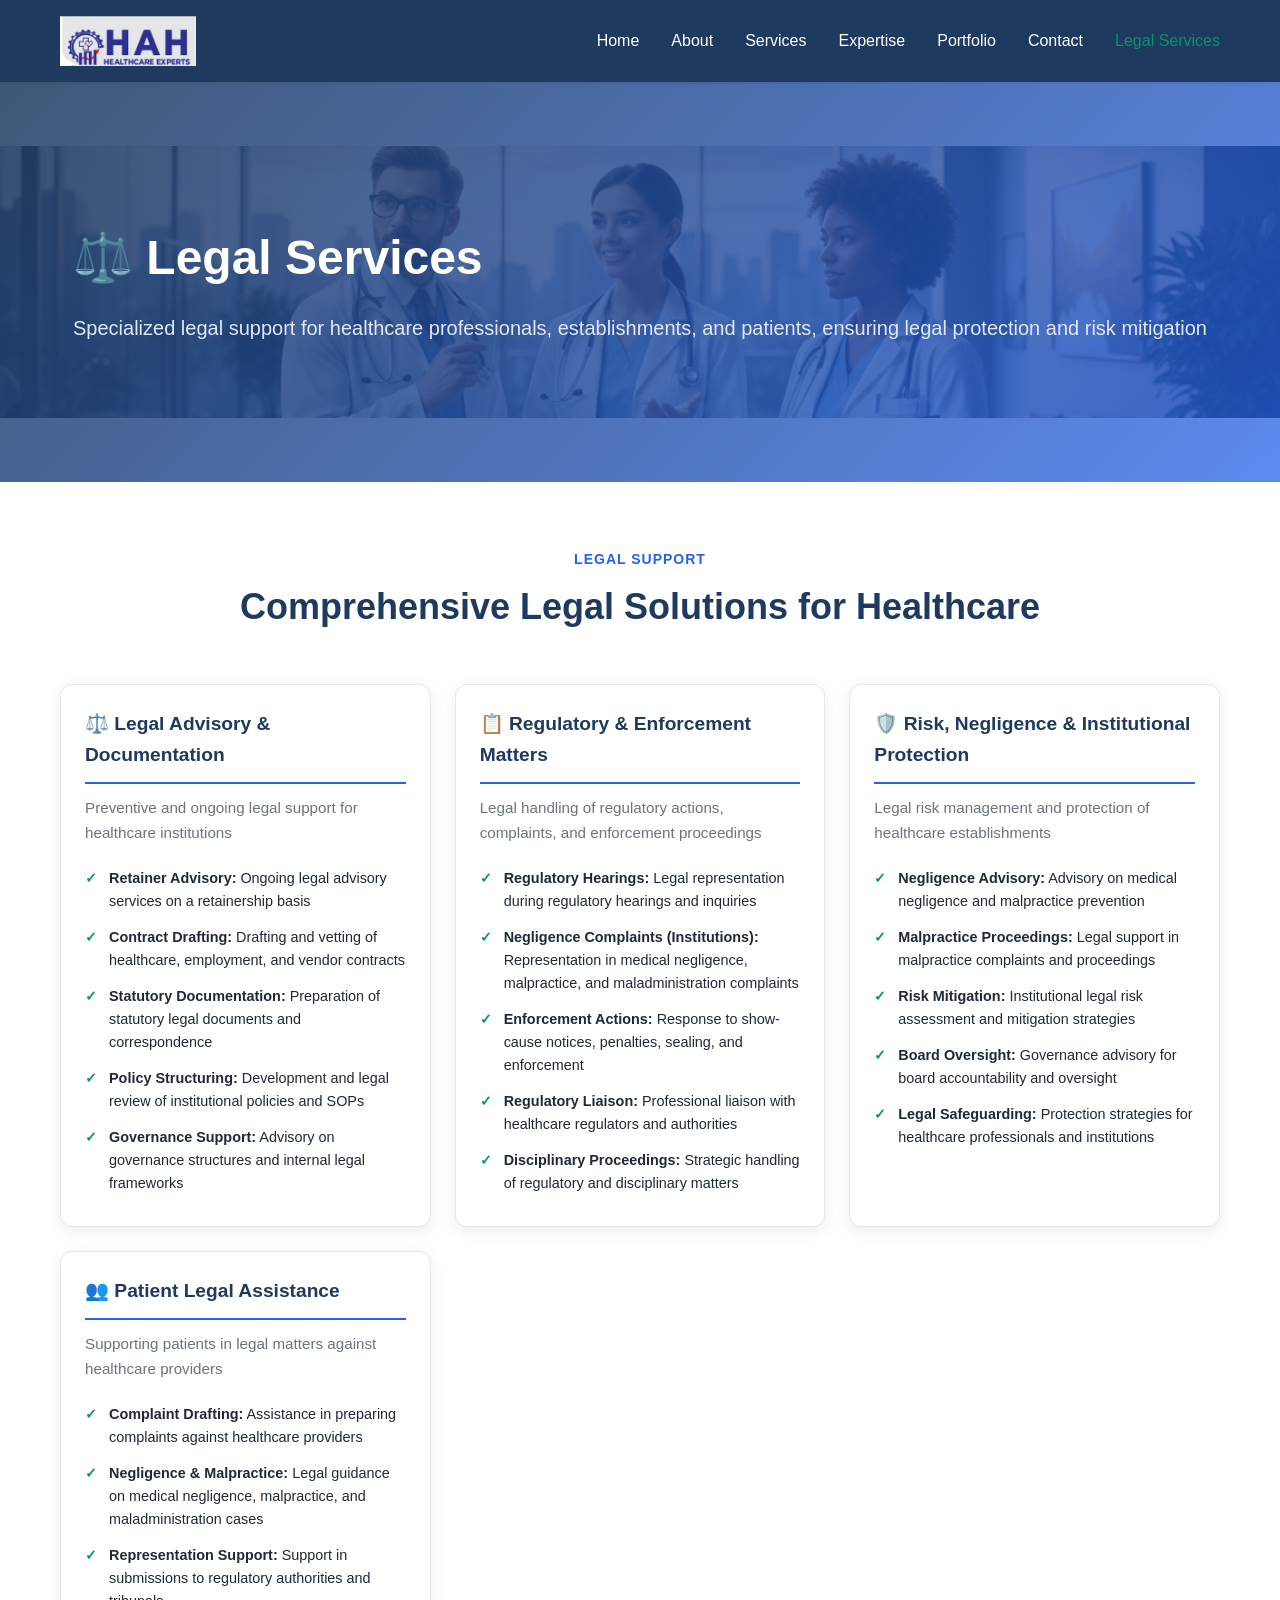
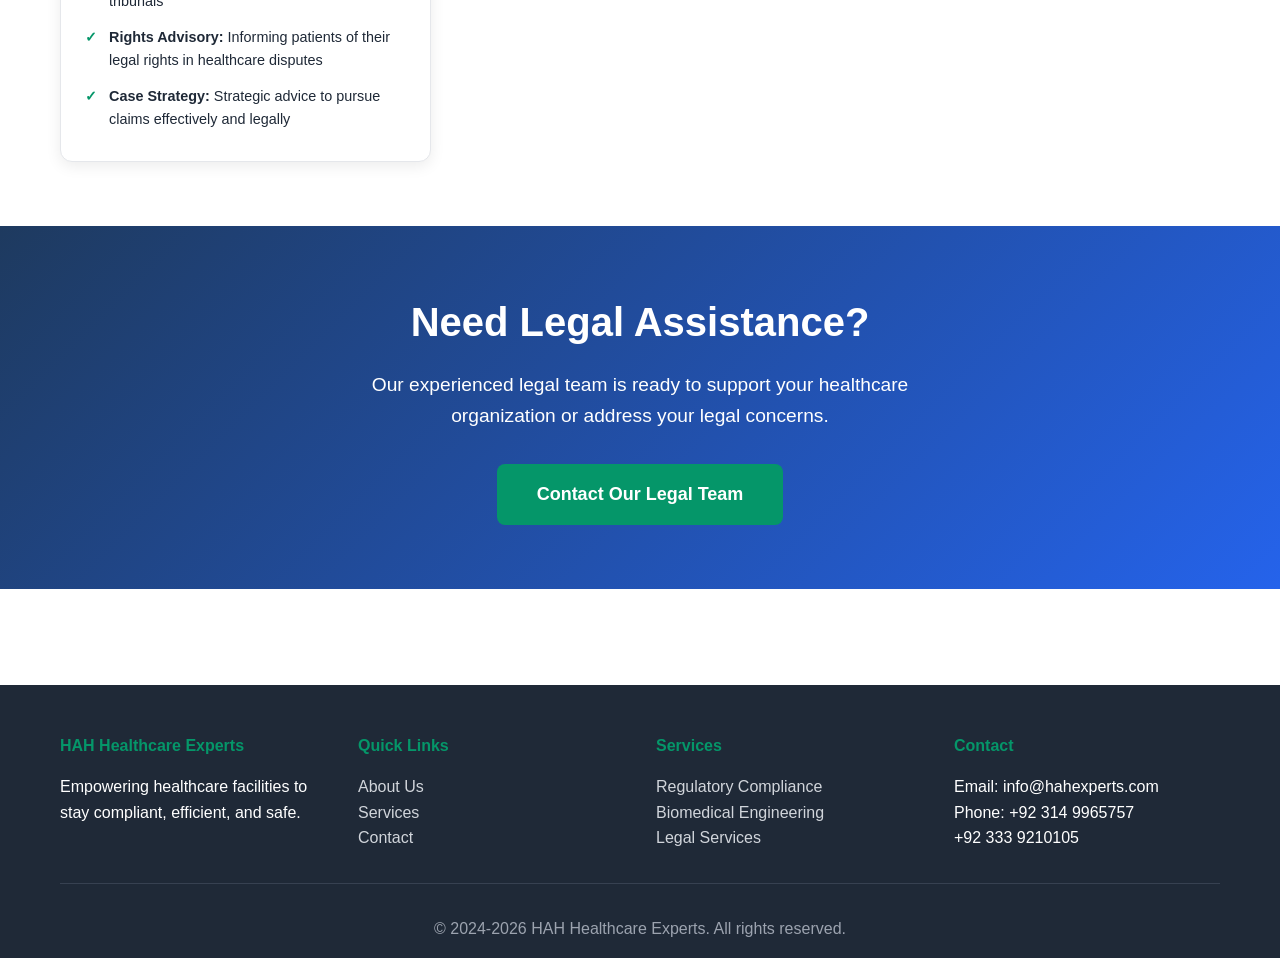
<file: public_html/legal-services.html>
<!DOCTYPE html>
<html lang="en">
<head>
    <meta charset="UTF-8">
    <meta name="viewport" content="width=device-width, initial-scale=1.0">
    <title>Legal Services - HAH Healthcare Experts</title>
    <meta name="description" content="HAH Healthcare Experts provides specialized legal support for healthcare professionals, establishments, and patients, ensuring legal protection and risk mitigation.">
    <link rel="stylesheet" href="styles/main.css">
</head>
<body>
    <!-- Navigation -->
    <nav class="navbar">
        <div class="container">
            <a href="index.html" class="logo"><img src="images/logo.png" alt="HAH Healthcare Experts" class="logo-img"></a>
            <ul class="nav-menu">
                <li><a href="index.html">Home</a></li>
                <li><a href="about.html">About</a></li>
                <li><a href="services.html">Services</a></li>
                <li><a href="expertise.html">Expertise</a></li>
                <li><a href="portfolio.html">Portfolio</a></li>
                <li><a href="contact.html">Contact</a></li>
                <li><a href="legal-services.html" class="active">Legal Services</a></li>
            </ul>
        </div>
    </nav>

    <!-- Hero Section -->
    <section class="about-hero">
        <img src="images/header-healthcare-experts.png" alt="Healthcare Experts" class="about-hero-image">
        <div class="about-hero-overlay">
            <div class="container">
                <h1>⚖️ Legal Services</h1>
                <p class="hero-subtitle">Specialized legal support for healthcare professionals, establishments, and patients, ensuring legal protection and risk mitigation</p>
            </div>
        </div>
    </section>

    <!-- Legal Services Details -->
    <section class="biomedical-detailed">
        <div class="container">
            <div class="section-header">
                <span class="section-label">Legal Support</span>
                <h2>Comprehensive Legal Solutions for Healthcare</h2>
            </div>

            <div class="biomedical-services">
                <div class="service-detail">
                    <h3>⚖️ Legal Advisory & Documentation</h3>
                    <p>Preventive and ongoing legal support for healthcare institutions</p>
                    <ul>
                        <li><strong>Retainer Advisory:</strong> Ongoing legal advisory services on a retainership basis</li>
                        <li><strong>Contract Drafting:</strong> Drafting and vetting of healthcare, employment, and vendor contracts</li>
                        <li><strong>Statutory Documentation:</strong> Preparation of statutory legal documents and correspondence</li>
                        <li><strong>Policy Structuring:</strong> Development and legal review of institutional policies and SOPs</li>
                        <li><strong>Governance Support:</strong> Advisory on governance structures and internal legal frameworks</li>
                    </ul>
                </div>

                <div class="service-detail">
                    <h3>📋 Regulatory & Enforcement Matters</h3>
                    <p>Legal handling of regulatory actions, complaints, and enforcement proceedings</p>
                    <ul>
                        <li><strong>Regulatory Hearings:</strong> Legal representation during regulatory hearings and inquiries</li>
                        <li><strong>Negligence Complaints (Institutions):</strong> Representation in medical negligence, malpractice, and maladministration complaints</li>
                        <li><strong>Enforcement Actions:</strong> Response to show-cause notices, penalties, sealing, and enforcement</li>
                        <li><strong>Regulatory Liaison:</strong> Professional liaison with healthcare regulators and authorities</li>
                        <li><strong>Disciplinary Proceedings:</strong> Strategic handling of regulatory and disciplinary matters</li>
                    </ul>
                </div>

                <div class="service-detail">
                    <h3>🛡️ Risk, Negligence & Institutional Protection</h3>
                    <p>Legal risk management and protection of healthcare establishments</p>
                    <ul>
                        <li><strong>Negligence Advisory:</strong> Advisory on medical negligence and malpractice prevention</li>
                        <li><strong>Malpractice Proceedings:</strong> Legal support in malpractice complaints and proceedings</li>
                        <li><strong>Risk Mitigation:</strong> Institutional legal risk assessment and mitigation strategies</li>
                        <li><strong>Board Oversight:</strong> Governance advisory for board accountability and oversight</li>
                        <li><strong>Legal Safeguarding:</strong> Protection strategies for healthcare professionals and institutions</li>
                    </ul>
                </div>

                <div class="service-detail">
                    <h3>👥 Patient Legal Assistance</h3>
                    <p>Supporting patients in legal matters against healthcare providers</p>
                    <ul>
                        <li><strong>Complaint Drafting:</strong> Assistance in preparing complaints against healthcare providers</li>
                        <li><strong>Negligence & Malpractice:</strong> Legal guidance on medical negligence, malpractice, and maladministration cases</li>
                        <li><strong>Representation Support:</strong> Support in submissions to regulatory authorities and tribunals</li>
                        <li><strong>Rights Advisory:</strong> Informing patients of their legal rights in healthcare disputes</li>
                        <li><strong>Case Strategy:</strong> Strategic advice to pursue claims effectively and legally</li>
                    </ul>
                </div>

            </div>
        </div>
    </section>

    <!-- CTA Section -->
    <section class="cta-section">
        <div class="container">
            <h2>Need Legal Assistance?</h2>
            <p>Our experienced legal team is ready to support your healthcare organization or address your legal concerns.</p>
            <a href="contact.html" class="btn btn-primary btn-large">Contact Our Legal Team</a>
        </div>
    </section>

    <!-- Footer -->
    <footer class="footer">
        <div class="container">
            <div class="footer-content">
                <div class="footer-section">
                    <h4>HAH Healthcare Experts</h4>
                    <p>Empowering healthcare facilities to stay compliant, efficient, and safe.</p>
                </div>
                <div class="footer-section">
                    <h4>Quick Links</h4>
                    <ul>
                        <li><a href="about.html">About Us</a></li>
                        <li><a href="services.html">Services</a></li>
                        <li><a href="contact.html">Contact</a></li>
                    </ul>
                </div>
                <div class="footer-section">
                    <h4>Services</h4>
                    <ul>
                        <li><a href="compliance.html">Regulatory Compliance</a></li>
                        <li><a href="biomedical.html">Biomedical Engineering</a></li>
                        <li><a href="legal-services.html">Legal Services</a></li>
                    </ul>
                </div>
                <div class="footer-section">
                    <h4>Contact</h4>
                    <p>Email: info@hahexperts.com</p>
                    <p>Phone: +92 314 9965757<br>+92 333 9210105</p>
                </div>
            </div>
            <div class="footer-bottom">
                <p>&copy; 2024-2026 HAH Healthcare Experts. All rights reserved.</p>
            </div>
        </div>
    </footer>

    <script src="styles/main.js"></script>
</body>
</html>
</file>
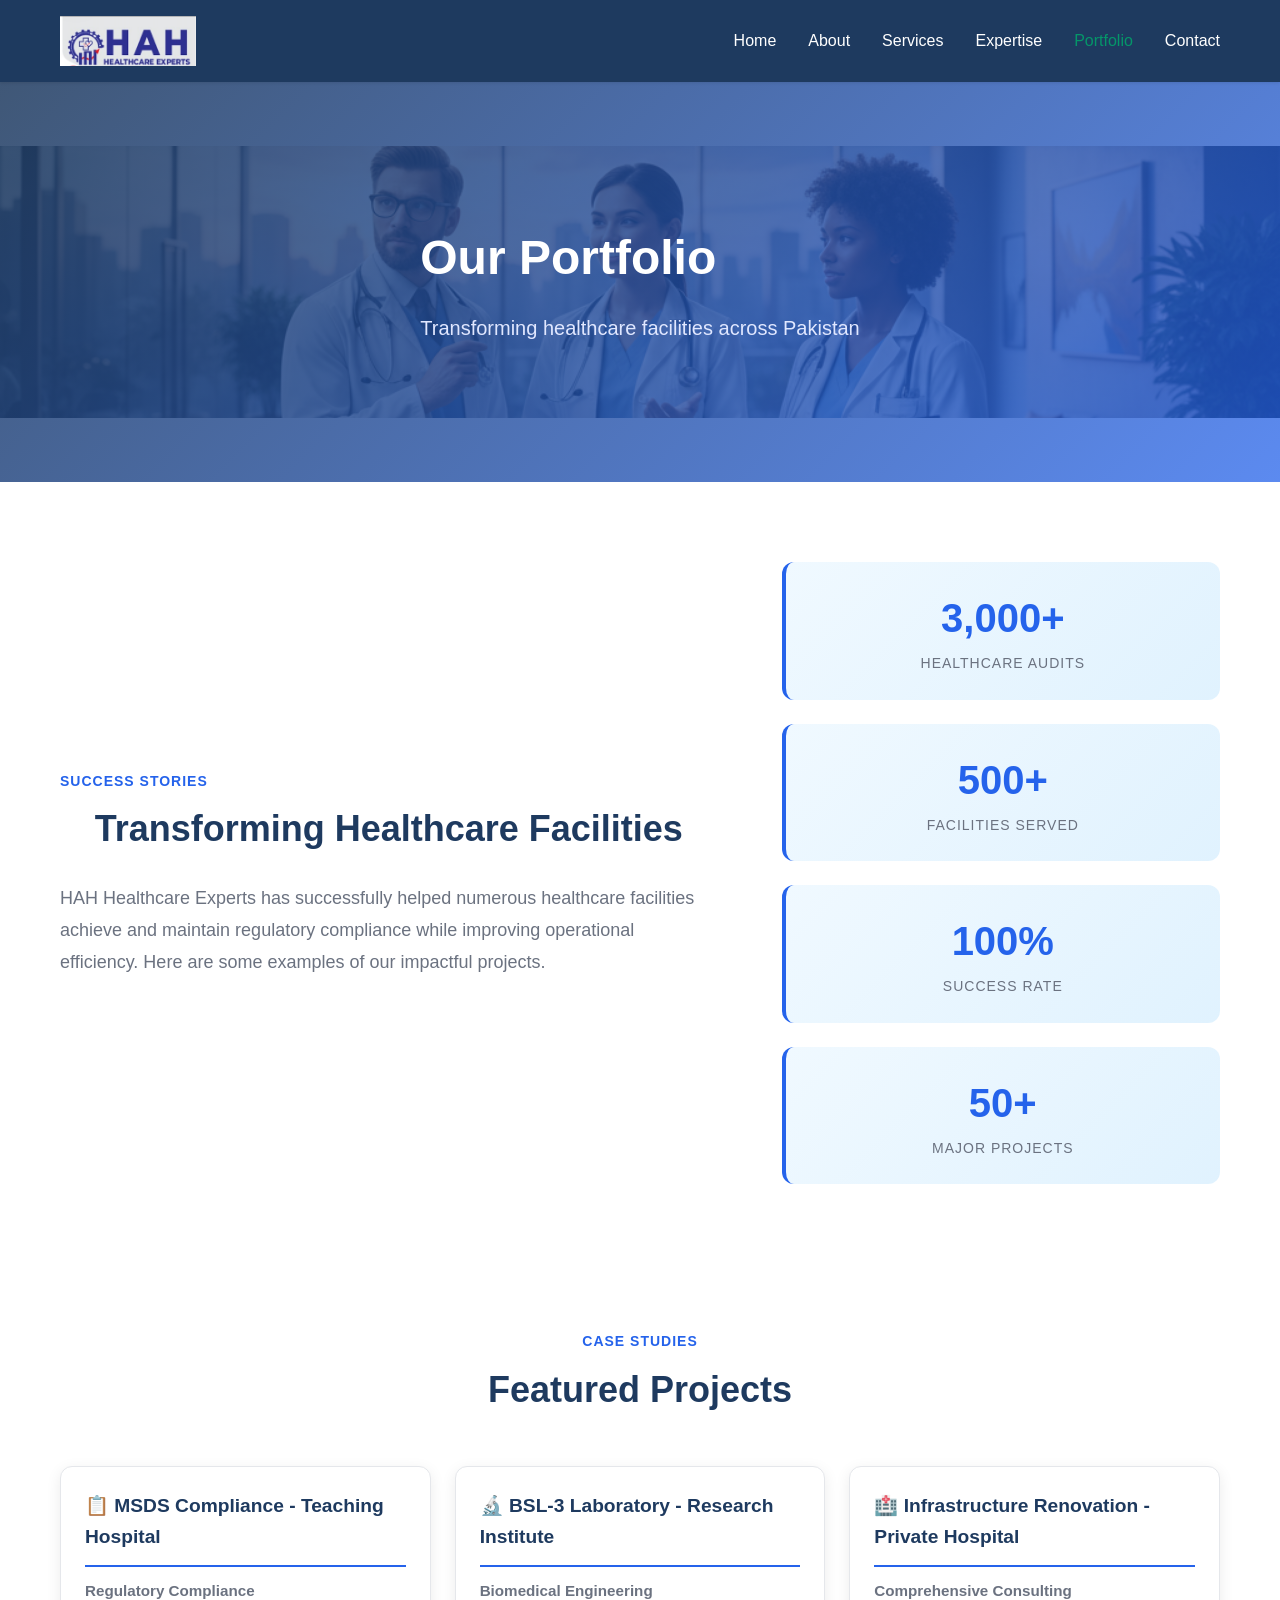
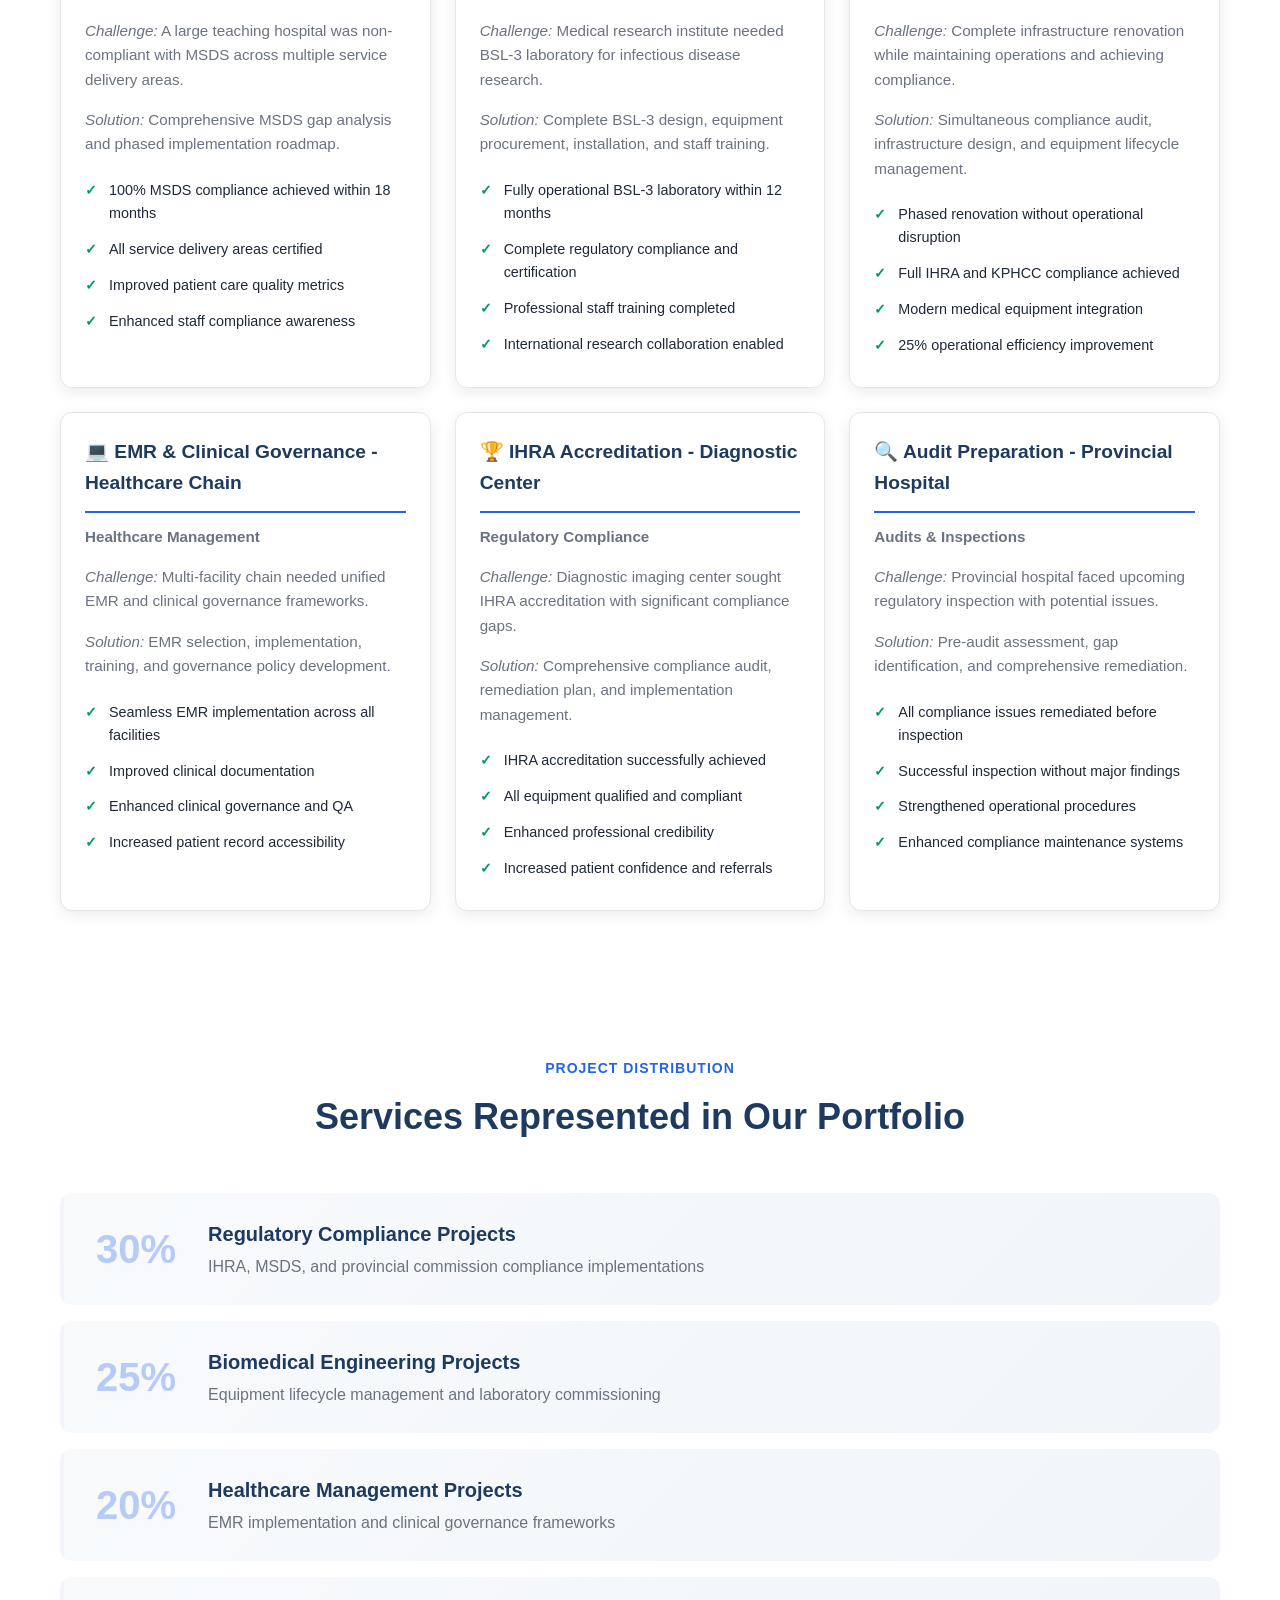
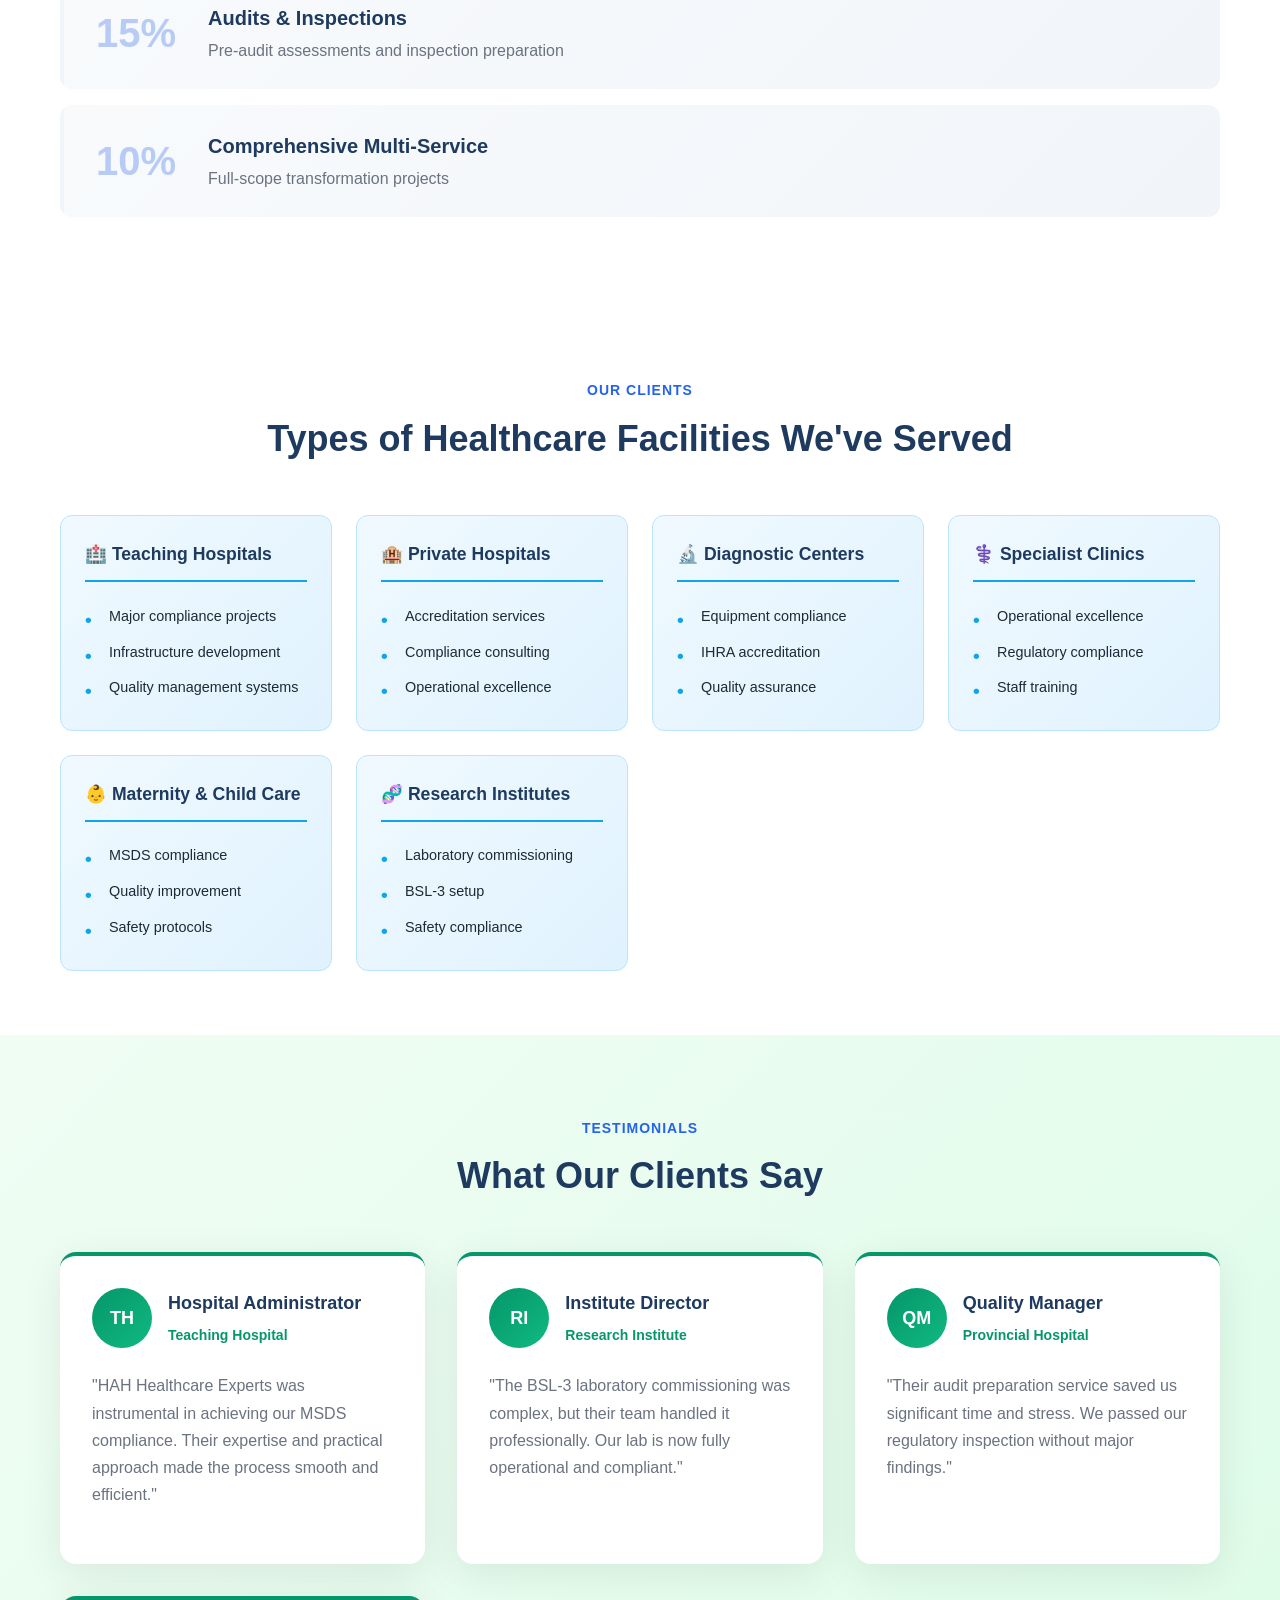
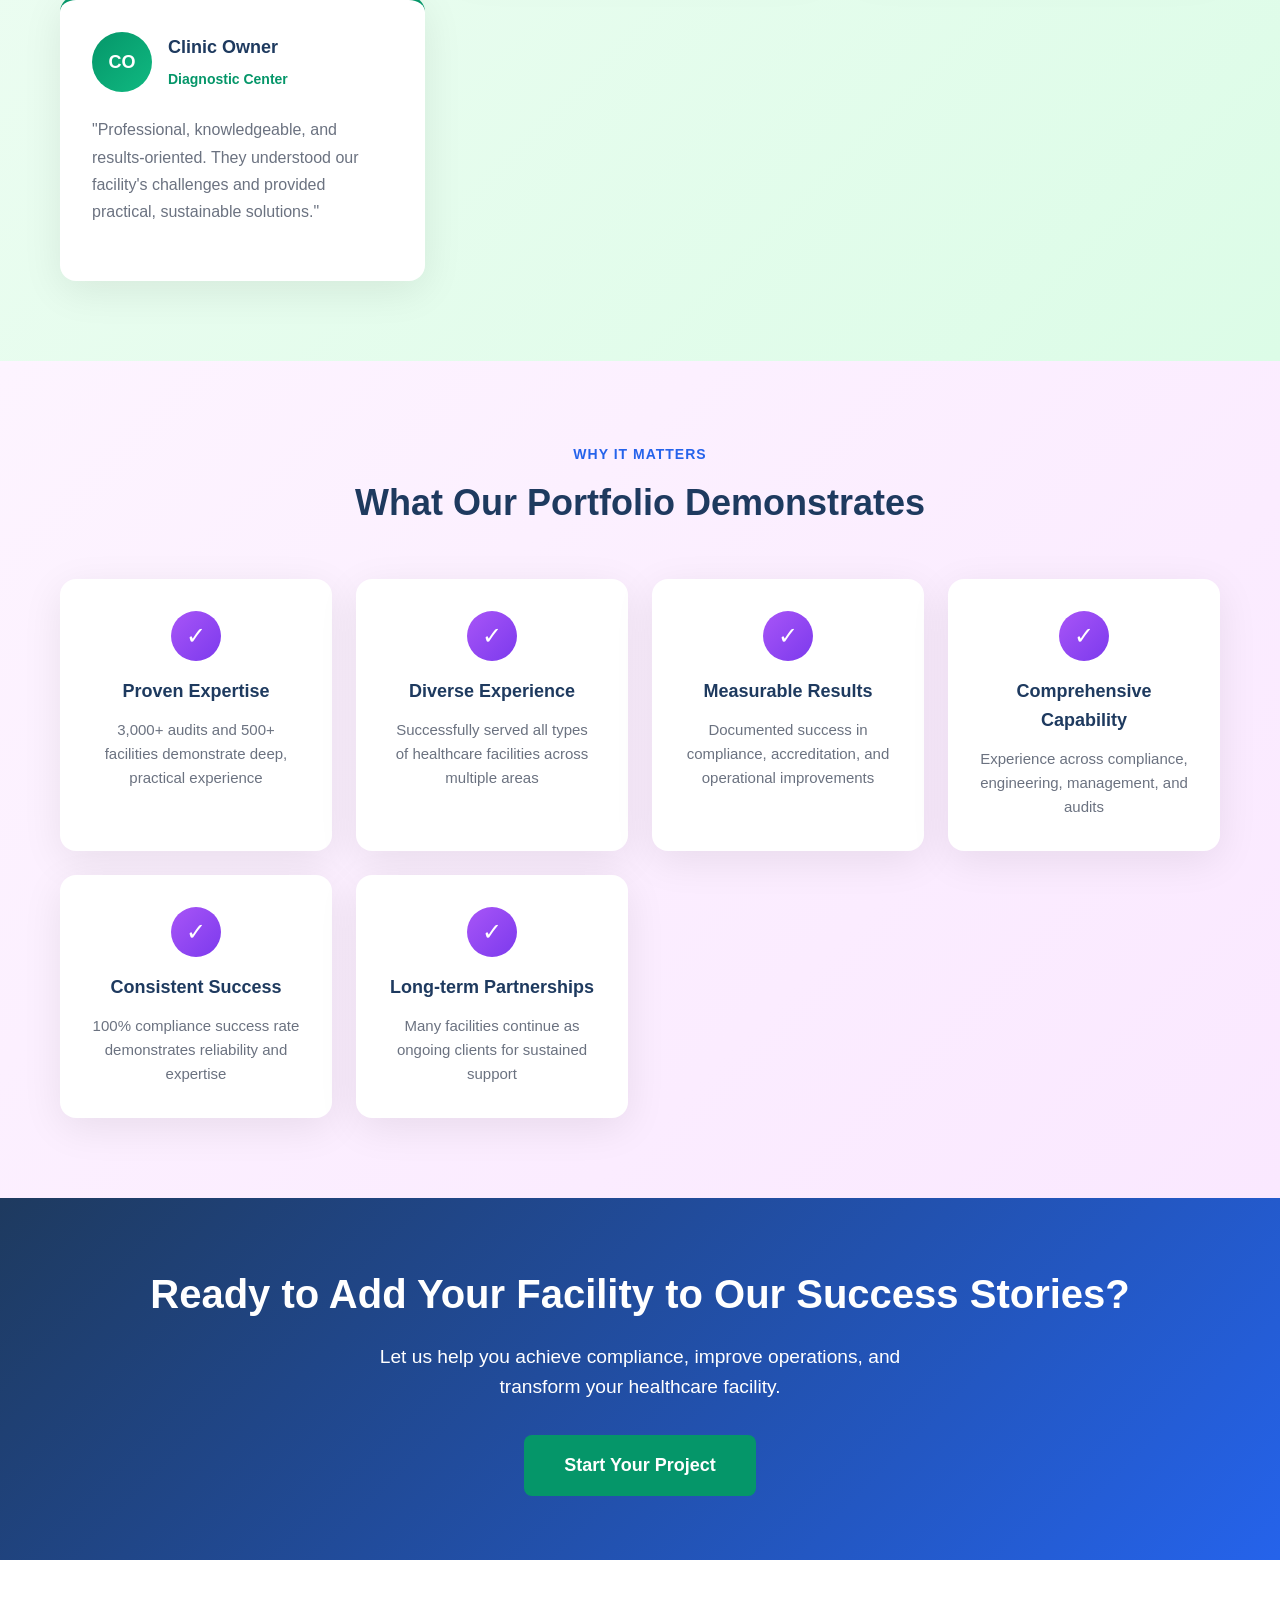
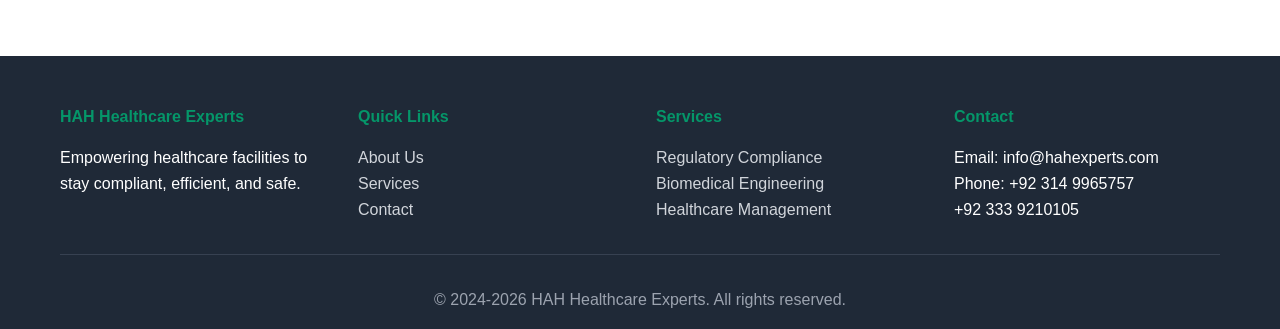
<file: public_html/portfolio.html>
<!DOCTYPE html>
<html lang="en">
<head>
    <meta charset="UTF-8">
    <meta name="viewport" content="width=device-width, initial-scale=1.0">
    <title>Our Portfolio - HAH Healthcare Experts Success Stories</title>
    <meta name="description" content="View HAH Healthcare Experts' portfolio of successful healthcare facility compliance and engineering projects.">
    <link rel="stylesheet" href="styles/main.css">
</head>
<body>
    <!-- Navigation -->
    <nav class="navbar">
        <div class="container">
            <a href="index.html" class="logo"><img src="images/logo.png" alt="HAH Healthcare Experts" class="logo-img"></a>
            <ul class="nav-menu">
                <li><a href="index.html">Home</a></li>
                <li><a href="about.html">About</a></li>
                <li><a href="services.html">Services</a></li>
                <li><a href="expertise.html">Expertise</a></li>
                <li><a href="portfolio.html" class="active">Portfolio</a></li>
                <li><a href="contact.html">Contact</a></li>
            </ul>
        </div>
    </nav>

    <!-- Hero Section -->
    <section class="about-hero">
        <img src="images/header-healthcare-experts.png" alt="Healthcare Experts Team" class="about-hero-image">
        <div class="about-hero-overlay">
            <div class="container">
                <h1>Our Portfolio</h1>
                <p class="hero-subtitle">Transforming healthcare facilities across Pakistan</p>
            </div>
        </div>
    </section>

    <!-- Portfolio Overview -->
    <section class="about-who-we-are">
        <div class="container">
            <div class="who-content">
                <div class="who-text">
                    <span class="section-label">Success Stories</span>
                    <h2>Transforming Healthcare Facilities</h2>
                    <p>HAH Healthcare Experts has successfully helped numerous healthcare facilities achieve and maintain regulatory compliance while improving operational efficiency. Here are some examples of our impactful projects.</p>
                </div>
                <div class="who-stats">
                    <div class="stat-item">
                        <span class="stat-number">3,000+</span>
                        <span class="stat-label">Healthcare Audits</span>
                    </div>
                    <div class="stat-item">
                        <span class="stat-number">500+</span>
                        <span class="stat-label">Facilities Served</span>
                    </div>
                    <div class="stat-item">
                        <span class="stat-number">100%</span>
                        <span class="stat-label">Success Rate</span>
                    </div>
                    <div class="stat-item">
                        <span class="stat-number">50+</span>
                        <span class="stat-label">Major Projects</span>
                    </div>
                </div>
            </div>
        </div>
    </section>

    <!-- Portfolio Projects -->
    <section class="biomedical-detailed">
        <div class="container">
            <div class="section-header">
                <span class="section-label">Case Studies</span>
                <h2>Featured Projects</h2>
            </div>

            <div class="biomedical-services">
                <!-- Project 1 -->
                <div class="service-detail">
                    <h3>📋 MSDS Compliance - Teaching Hospital</h3>
                    <p><strong>Regulatory Compliance</strong></p>
                    <p><em>Challenge:</em> A large teaching hospital was non-compliant with MSDS across multiple service delivery areas.</p>
                    <p><em>Solution:</em> Comprehensive MSDS gap analysis and phased implementation roadmap.</p>
                    <ul>
                        <li>100% MSDS compliance achieved within 18 months</li>
                        <li>All service delivery areas certified</li>
                        <li>Improved patient care quality metrics</li>
                        <li>Enhanced staff compliance awareness</li>
                    </ul>
                </div>

                <!-- Project 2 -->
                <div class="service-detail">
                    <h3>🔬 BSL-3 Laboratory - Research Institute</h3>
                    <p><strong>Biomedical Engineering</strong></p>
                    <p><em>Challenge:</em> Medical research institute needed BSL-3 laboratory for infectious disease research.</p>
                    <p><em>Solution:</em> Complete BSL-3 design, equipment procurement, installation, and staff training.</p>
                    <ul>
                        <li>Fully operational BSL-3 laboratory within 12 months</li>
                        <li>Complete regulatory compliance and certification</li>
                        <li>Professional staff training completed</li>
                        <li>International research collaboration enabled</li>
                    </ul>
                </div>

                <!-- Project 3 -->
                <div class="service-detail">
                    <h3>🏥 Infrastructure Renovation - Private Hospital</h3>
                    <p><strong>Comprehensive Consulting</strong></p>
                    <p><em>Challenge:</em> Complete infrastructure renovation while maintaining operations and achieving compliance.</p>
                    <p><em>Solution:</em> Simultaneous compliance audit, infrastructure design, and equipment lifecycle management.</p>
                    <ul>
                        <li>Phased renovation without operational disruption</li>
                        <li>Full IHRA and KPHCC compliance achieved</li>
                        <li>Modern medical equipment integration</li>
                        <li>25% operational efficiency improvement</li>
                    </ul>
                </div>

                <!-- Project 4 -->
                <div class="service-detail">
                    <h3>💻 EMR & Clinical Governance - Healthcare Chain</h3>
                    <p><strong>Healthcare Management</strong></p>
                    <p><em>Challenge:</em> Multi-facility chain needed unified EMR and clinical governance frameworks.</p>
                    <p><em>Solution:</em> EMR selection, implementation, training, and governance policy development.</p>
                    <ul>
                        <li>Seamless EMR implementation across all facilities</li>
                        <li>Improved clinical documentation</li>
                        <li>Enhanced clinical governance and QA</li>
                        <li>Increased patient record accessibility</li>
                    </ul>
                </div>

                <!-- Project 5 -->
                <div class="service-detail">
                    <h3>🏆 IHRA Accreditation - Diagnostic Center</h3>
                    <p><strong>Regulatory Compliance</strong></p>
                    <p><em>Challenge:</em> Diagnostic imaging center sought IHRA accreditation with significant compliance gaps.</p>
                    <p><em>Solution:</em> Comprehensive compliance audit, remediation plan, and implementation management.</p>
                    <ul>
                        <li>IHRA accreditation successfully achieved</li>
                        <li>All equipment qualified and compliant</li>
                        <li>Enhanced professional credibility</li>
                        <li>Increased patient confidence and referrals</li>
                    </ul>
                </div>

                <!-- Project 6 -->
                <div class="service-detail">
                    <h3>🔍 Audit Preparation - Provincial Hospital</h3>
                    <p><strong>Audits & Inspections</strong></p>
                    <p><em>Challenge:</em> Provincial hospital faced upcoming regulatory inspection with potential issues.</p>
                    <p><em>Solution:</em> Pre-audit assessment, gap identification, and comprehensive remediation.</p>
                    <ul>
                        <li>All compliance issues remediated before inspection</li>
                        <li>Successful inspection without major findings</li>
                        <li>Strengthened operational procedures</li>
                        <li>Enhanced compliance maintenance systems</li>
                    </ul>
                </div>
            </div>
        </div>
    </section>

    <!-- Service Areas Represented -->
    <section class="about-expertise">
        <div class="container">
            <div class="section-header">
                <span class="section-label">Project Distribution</span>
                <h2>Services Represented in Our Portfolio</h2>
            </div>
            <div class="expertise-blocks">
                <div class="expertise-block">
                    <div class="expertise-number">30%</div>
                    <div class="expertise-content">
                        <h3>Regulatory Compliance Projects</h3>
                        <p>IHRA, MSDS, and provincial commission compliance implementations</p>
                    </div>
                </div>
                <div class="expertise-block">
                    <div class="expertise-number">25%</div>
                    <div class="expertise-content">
                        <h3>Biomedical Engineering Projects</h3>
                        <p>Equipment lifecycle management and laboratory commissioning</p>
                    </div>
                </div>
                <div class="expertise-block">
                    <div class="expertise-number">20%</div>
                    <div class="expertise-content">
                        <h3>Healthcare Management Projects</h3>
                        <p>EMR implementation and clinical governance frameworks</p>
                    </div>
                </div>
                <div class="expertise-block">
                    <div class="expertise-number">15%</div>
                    <div class="expertise-content">
                        <h3>Audits & Inspections</h3>
                        <p>Pre-audit assessments and inspection preparation</p>
                    </div>
                </div>
                <div class="expertise-block">
                    <div class="expertise-number">10%</div>
                    <div class="expertise-content">
                        <h3>Comprehensive Multi-Service</h3>
                        <p>Full-scope transformation projects</p>
                    </div>
                </div>
            </div>
        </div>
    </section>

    <!-- Facility Types Served -->
    <section class="equipment-categories">
        <div class="container">
            <div class="section-header">
                <span class="section-label">Our Clients</span>
                <h2>Types of Healthcare Facilities We've Served</h2>
            </div>
            <div class="categories-grid">
                <div class="category">
                    <h3>🏥 Teaching Hospitals</h3>
                    <ul>
                        <li>Major compliance projects</li>
                        <li>Infrastructure development</li>
                        <li>Quality management systems</li>
                    </ul>
                </div>
                <div class="category">
                    <h3>🏨 Private Hospitals</h3>
                    <ul>
                        <li>Accreditation services</li>
                        <li>Compliance consulting</li>
                        <li>Operational excellence</li>
                    </ul>
                </div>
                <div class="category">
                    <h3>🔬 Diagnostic Centers</h3>
                    <ul>
                        <li>Equipment compliance</li>
                        <li>IHRA accreditation</li>
                        <li>Quality assurance</li>
                    </ul>
                </div>
                <div class="category">
                    <h3>⚕️ Specialist Clinics</h3>
                    <ul>
                        <li>Operational excellence</li>
                        <li>Regulatory compliance</li>
                        <li>Staff training</li>
                    </ul>
                </div>
                <div class="category">
                    <h3>👶 Maternity & Child Care</h3>
                    <ul>
                        <li>MSDS compliance</li>
                        <li>Quality improvement</li>
                        <li>Safety protocols</li>
                    </ul>
                </div>
                <div class="category">
                    <h3>🧬 Research Institutes</h3>
                    <ul>
                        <li>Laboratory commissioning</li>
                        <li>BSL-3 setup</li>
                        <li>Safety compliance</li>
                    </ul>
                </div>
            </div>
        </div>
    </section>

    <!-- Client Testimonials -->
    <section class="about-team">
        <div class="container">
            <div class="section-header">
                <span class="section-label">Testimonials</span>
                <h2>What Our Clients Say</h2>
            </div>
            <div class="team-cards">
                <div class="team-card">
                    <div class="team-card-header">
                        <div class="team-avatar">TH</div>
                        <div class="team-title-block">
                            <h3>Hospital Administrator</h3>
                            <span class="team-role">Teaching Hospital</span>
                        </div>
                    </div>
                    <p class="team-bio">"HAH Healthcare Experts was instrumental in achieving our MSDS compliance. Their expertise and practical approach made the process smooth and efficient."</p>
                </div>
                <div class="team-card">
                    <div class="team-card-header">
                        <div class="team-avatar">RI</div>
                        <div class="team-title-block">
                            <h3>Institute Director</h3>
                            <span class="team-role">Research Institute</span>
                        </div>
                    </div>
                    <p class="team-bio">"The BSL-3 laboratory commissioning was complex, but their team handled it professionally. Our lab is now fully operational and compliant."</p>
                </div>
                <div class="team-card">
                    <div class="team-card-header">
                        <div class="team-avatar">QM</div>
                        <div class="team-title-block">
                            <h3>Quality Manager</h3>
                            <span class="team-role">Provincial Hospital</span>
                        </div>
                    </div>
                    <p class="team-bio">"Their audit preparation service saved us significant time and stress. We passed our regulatory inspection without major findings."</p>
                </div>
                <div class="team-card">
                    <div class="team-card-header">
                        <div class="team-avatar">CO</div>
                        <div class="team-title-block">
                            <h3>Clinic Owner</h3>
                            <span class="team-role">Diagnostic Center</span>
                        </div>
                    </div>
                    <p class="team-bio">"Professional, knowledgeable, and results-oriented. They understood our facility's challenges and provided practical, sustainable solutions."</p>
                </div>
            </div>
        </div>
    </section>

    <!-- Why Our Portfolio Matters -->
    <section class="about-commitment">
        <div class="container">
            <div class="section-header">
                <span class="section-label">Why It Matters</span>
                <h2>What Our Portfolio Demonstrates</h2>
            </div>
            <div class="commitment-cards">
                <div class="commitment-card">
                    <div class="commitment-check">✓</div>
                    <h3>Proven Expertise</h3>
                    <p>3,000+ audits and 500+ facilities demonstrate deep, practical experience</p>
                </div>
                <div class="commitment-card">
                    <div class="commitment-check">✓</div>
                    <h3>Diverse Experience</h3>
                    <p>Successfully served all types of healthcare facilities across multiple areas</p>
                </div>
                <div class="commitment-card">
                    <div class="commitment-check">✓</div>
                    <h3>Measurable Results</h3>
                    <p>Documented success in compliance, accreditation, and operational improvements</p>
                </div>
                <div class="commitment-card">
                    <div class="commitment-check">✓</div>
                    <h3>Comprehensive Capability</h3>
                    <p>Experience across compliance, engineering, management, and audits</p>
                </div>
                <div class="commitment-card">
                    <div class="commitment-check">✓</div>
                    <h3>Consistent Success</h3>
                    <p>100% compliance success rate demonstrates reliability and expertise</p>
                </div>
                <div class="commitment-card">
                    <div class="commitment-check">✓</div>
                    <h3>Long-term Partnerships</h3>
                    <p>Many facilities continue as ongoing clients for sustained support</p>
                </div>
            </div>
        </div>
    </section>

    <!-- CTA Section -->
    <section class="cta-section">
        <div class="container">
            <h2>Ready to Add Your Facility to Our Success Stories?</h2>
            <p>Let us help you achieve compliance, improve operations, and transform your healthcare facility.</p>
            <a href="contact.html" class="btn btn-primary btn-large">Start Your Project</a>
        </div>
    </section>

    <!-- Footer -->
    <footer class="footer">
        <div class="container">
            <div class="footer-content">
                <div class="footer-section">
                    <h4>HAH Healthcare Experts</h4>
                    <p>Empowering healthcare facilities to stay compliant, efficient, and safe.</p>
                </div>
                <div class="footer-section">
                    <h4>Quick Links</h4>
                    <ul>
                        <li><a href="about.html">About Us</a></li>
                        <li><a href="services.html">Services</a></li>
                        <li><a href="contact.html">Contact</a></li>
                    </ul>
                </div>
                <div class="footer-section">
                    <h4>Services</h4>
                    <ul>
                        <li><a href="compliance.html">Regulatory Compliance</a></li>
                        <li><a href="biomedical.html">Biomedical Engineering</a></li>
                        <li><a href="services.html">Healthcare Management</a></li>
                    </ul>
                </div>
                <div class="footer-section">
                    <h4>Contact</h4>
                    <p>Email: info@hahexperts.com</p>
                    <p>Phone: +92 314 9965757<br>+92 333 9210105</p>
                </div>
            </div>
            <div class="footer-bottom">
                <p>&copy; 2024-2026 HAH Healthcare Experts. All rights reserved.</p>
            </div>
        </div>
    </footer>

    <script src="styles/main.js"></script>
</body>
</html>
</file>
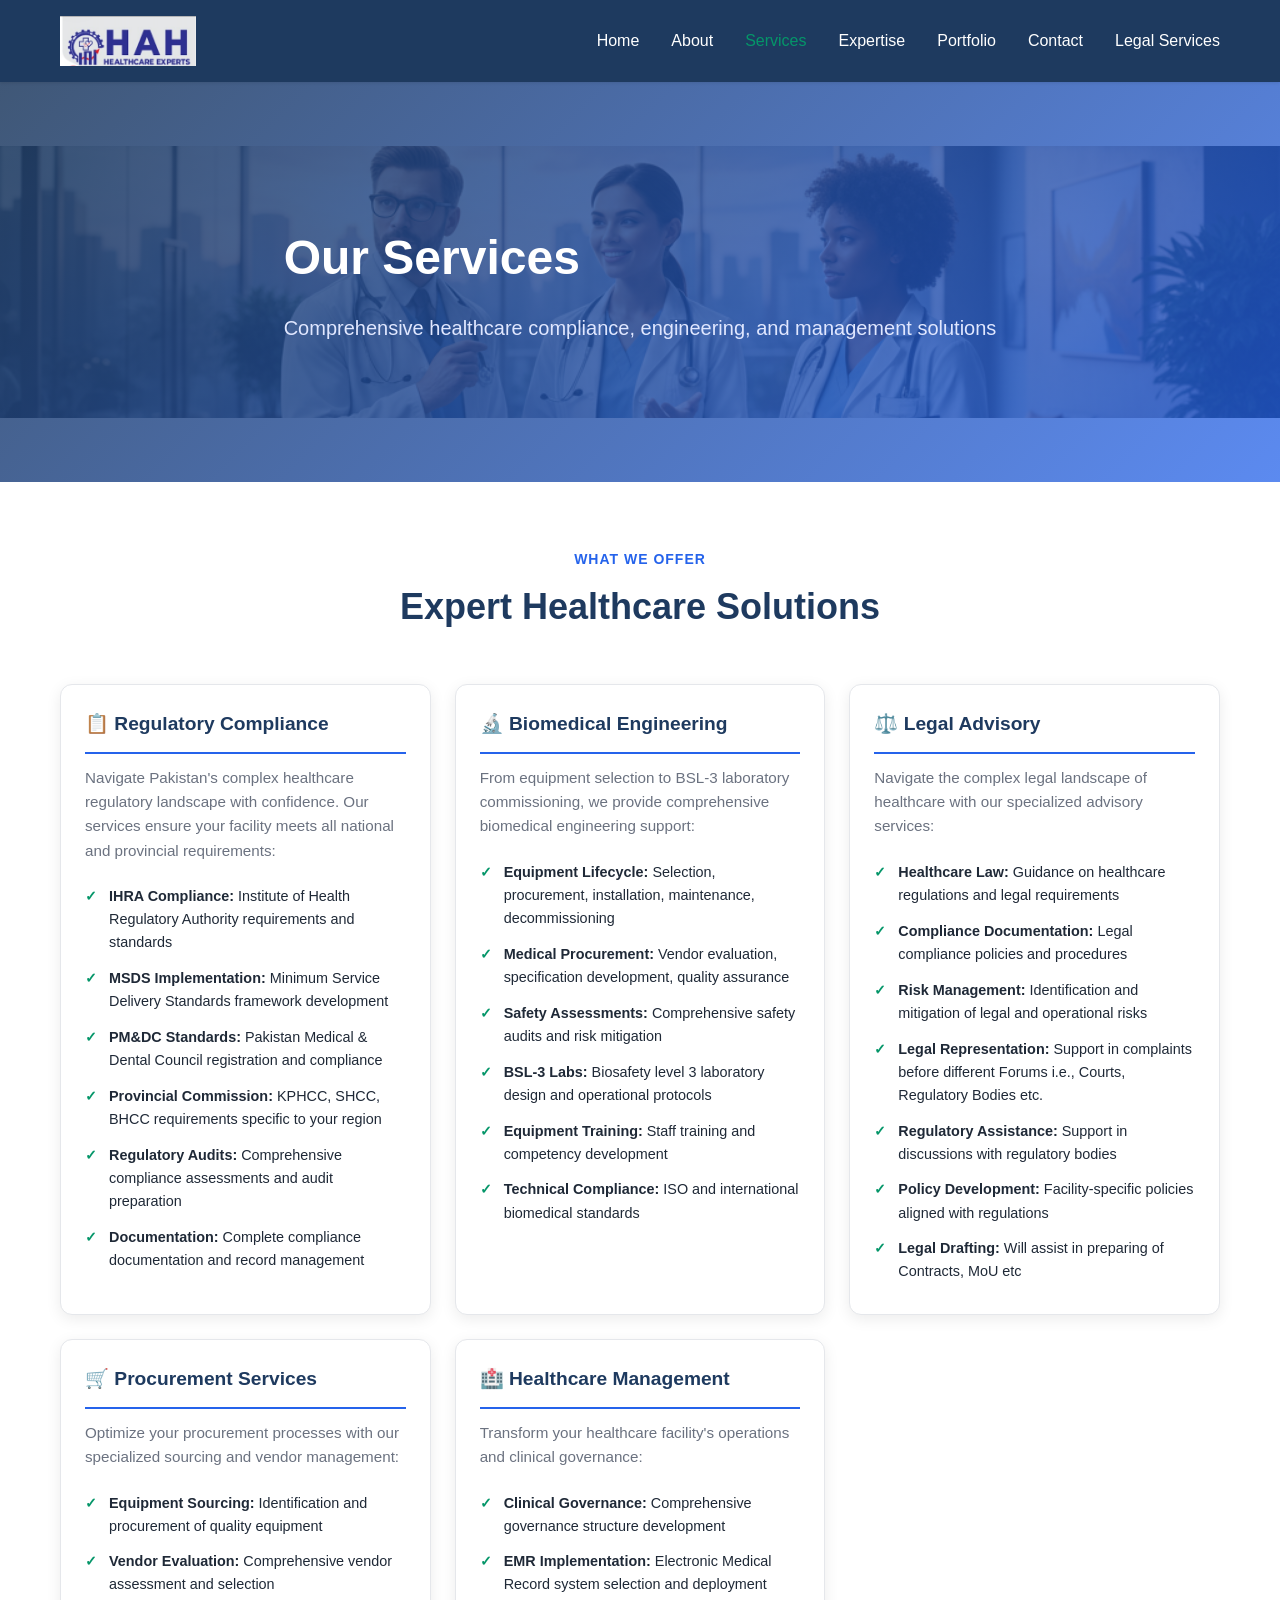
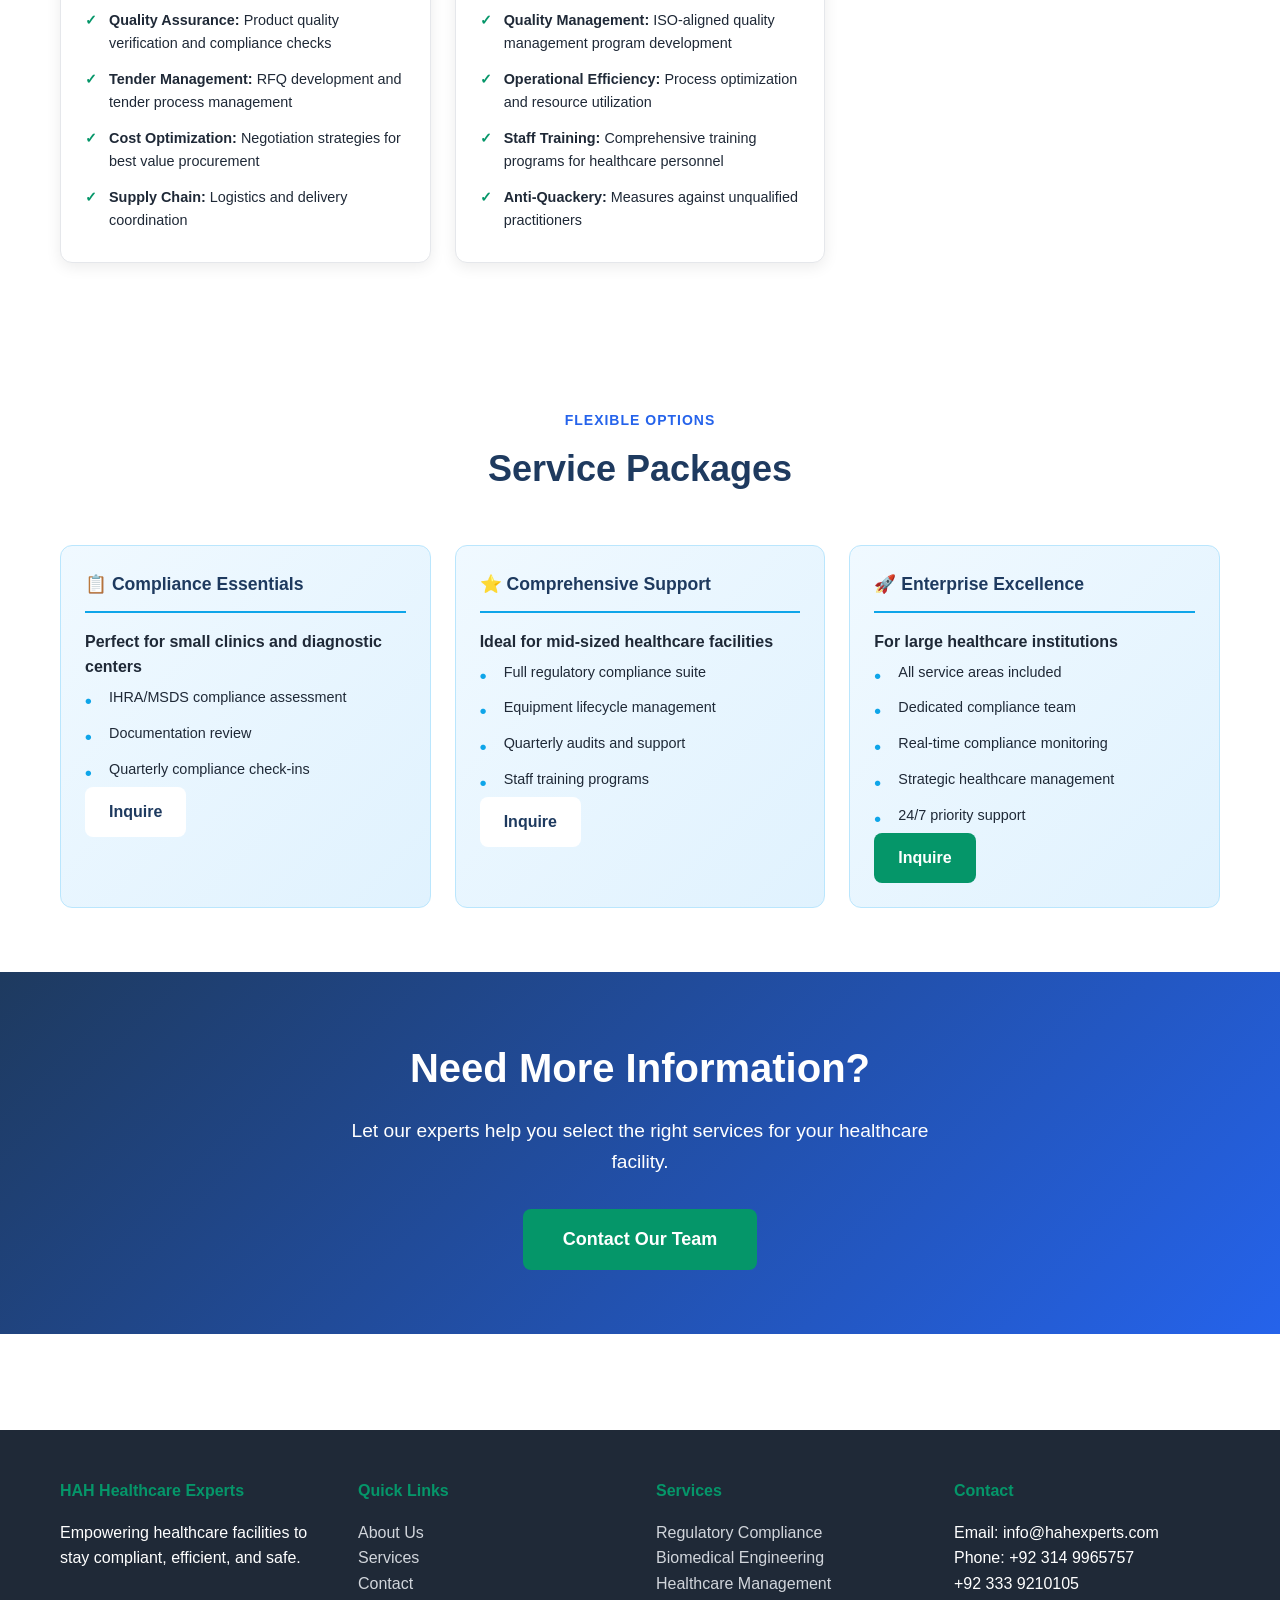
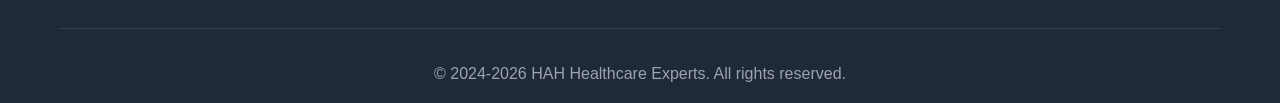
<file: public_html/services.html>
<!DOCTYPE html>
<html lang="en">
<head>
    <meta charset="UTF-8">
    <meta name="viewport" content="width=device-width, initial-scale=1.0">
    <title>Our Services - HAH Healthcare Experts</title>
    <meta name="description" content="HAH Healthcare Experts offers regulatory compliance, biomedical engineering, legal advisory, procurement, and healthcare management services.">
    <link rel="stylesheet" href="styles/main.css">
</head>
<body>
    <!-- Navigation -->
    <nav class="navbar">
        <div class="container">
            <a href="index.html" class="logo"><img src="images/logo.png" alt="HAH Healthcare Experts" class="logo-img"></a>
            <ul class="nav-menu">
                <li><a href="index.html">Home</a></li>
                <li><a href="about.html">About</a></li>
                <li><a href="services.html" class="active">Services</a></li>
                <li><a href="expertise.html">Expertise</a></li>
                <li><a href="portfolio.html">Portfolio</a></li>
                <li><a href="contact.html">Contact</a></li>
                <li><a href="legal-services.html">Legal Services</a></li>
            </ul>
        </div>
    </nav>

    <!-- Hero Section -->
    <section class="about-hero">
        <img src="images/header-healthcare-experts.png" alt="Healthcare Experts" class="about-hero-image">
        <div class="about-hero-overlay">
            <div class="container">
                <h1>Our Services</h1>
                <p class="hero-subtitle">Comprehensive healthcare compliance, engineering, and management solutions</p>
            </div>
        </div>
    </section>

    <!-- Services Cards -->
    <section class="biomedical-detailed">
        <div class="container">
            <div class="section-header">
                <span class="section-label">What We Offer</span>
                <h2>Expert Healthcare Solutions</h2>
            </div>

            <div class="biomedical-services">
                <div class="service-detail">
                    <h3>📋 Regulatory Compliance</h3>
                    <p>Navigate Pakistan's complex healthcare regulatory landscape with confidence. Our services ensure your facility meets all national and provincial requirements:</p>
                    <ul>
                        <li><strong>IHRA Compliance:</strong> Institute of Health Regulatory Authority requirements and standards</li>
                        <li><strong>MSDS Implementation:</strong> Minimum Service Delivery Standards framework development</li>
                        <li><strong>PM&DC Standards:</strong> Pakistan Medical & Dental Council registration and compliance</li>
                        <li><strong>Provincial Commission:</strong> KPHCC, SHCC, BHCC requirements specific to your region</li>
                        <li><strong>Regulatory Audits:</strong> Comprehensive compliance assessments and audit preparation</li>
                        <li><strong>Documentation:</strong> Complete compliance documentation and record management</li>
                    </ul>
                </div>

                <div class="service-detail">
                    <h3>🔬 Biomedical Engineering</h3>
                    <p>From equipment selection to BSL-3 laboratory commissioning, we provide comprehensive biomedical engineering support:</p>
                    <ul>
                        <li><strong>Equipment Lifecycle:</strong> Selection, procurement, installation, maintenance, decommissioning</li>
                        <li><strong>Medical Procurement:</strong> Vendor evaluation, specification development, quality assurance</li>
                        <li><strong>Safety Assessments:</strong> Comprehensive safety audits and risk mitigation</li>
                        <li><strong>BSL-3 Labs:</strong> Biosafety level 3 laboratory design and operational protocols</li>
                        <li><strong>Equipment Training:</strong> Staff training and competency development</li>
                        <li><strong>Technical Compliance:</strong> ISO and international biomedical standards</li>
                    </ul>
                </div>

                <div class="service-detail">
                    <h3>⚖️ Legal Advisory</h3>
                    <p>Navigate the complex legal landscape of healthcare with our specialized advisory services:</p>
                    <ul>
                        <li><strong>Healthcare Law:</strong> Guidance on healthcare regulations and legal requirements</li>
                        <li><strong>Compliance Documentation:</strong> Legal compliance policies and procedures</li>
                        <li><strong>Risk Management:</strong> Identification and mitigation of legal and operational risks</li>
                        <li><strong>Legal Representation:</strong> Support in complaints before different Forums i.e., Courts, Regulatory Bodies etc.</li>
                        <li><strong>Regulatory Assistance:</strong> Support in discussions with regulatory bodies</li>
                        <li><strong>Policy Development:</strong> Facility-specific policies aligned with regulations</li>
                        <li><strong>Legal Drafting:</strong> Will assist in preparing of Contracts, MoU etc</li>
                    </ul>
                </div>

                <div class="service-detail">
                    <h3>🛒 Procurement Services</h3>
                    <p>Optimize your procurement processes with our specialized sourcing and vendor management:</p>
                    <ul>
                        <li><strong>Equipment Sourcing:</strong> Identification and procurement of quality equipment</li>
                        <li><strong>Vendor Evaluation:</strong> Comprehensive vendor assessment and selection</li>
                        <li><strong>Quality Assurance:</strong> Product quality verification and compliance checks</li>
                        <li><strong>Tender Management:</strong> RFQ development and tender process management</li>
                        <li><strong>Cost Optimization:</strong> Negotiation strategies for best value procurement</li>
                        <li><strong>Supply Chain:</strong> Logistics and delivery coordination</li>
                    </ul>
                </div>

                <div class="service-detail">
                    <h3>🏥 Healthcare Management</h3>
                    <p>Transform your healthcare facility's operations and clinical governance:</p>
                    <ul>
                        <li><strong>Clinical Governance:</strong> Comprehensive governance structure development</li>
                        <li><strong>EMR Implementation:</strong> Electronic Medical Record system selection and deployment</li>
                        <li><strong>Quality Management:</strong> ISO-aligned quality management program development</li>
                        <li><strong>Operational Efficiency:</strong> Process optimization and resource utilization</li>
                        <li><strong>Staff Training:</strong> Comprehensive training programs for healthcare personnel</li>
                        <li><strong>Anti-Quackery:</strong> Measures against unqualified practitioners</li>
                    </ul>
                </div>

            </div>
        </div>
    </section>

    <!-- Service Packages -->
    <section class="equipment-categories">
        <div class="container">
            <div class="section-header">
                <span class="section-label">Flexible Options</span>
                <h2>Service Packages</h2>
            </div>
            <div class="categories-grid">
                <div class="category">
                    <h3>📋 Compliance Essentials</h3>
                    <p><strong>Perfect for small clinics and diagnostic centers</strong></p>
                    <ul>
                        <li>IHRA/MSDS compliance assessment</li>
                        <li>Documentation review</li>
                        <li>Quarterly compliance check-ins</li>
                    </ul>
                    <a href="contact.html" class="btn btn-secondary">Inquire</a>
                </div>
                <div class="category">
                    <h3>⭐ Comprehensive Support</h3>
                    <p><strong>Ideal for mid-sized healthcare facilities</strong></p>
                    <ul>
                        <li>Full regulatory compliance suite</li>
                        <li>Equipment lifecycle management</li>
                        <li>Quarterly audits and support</li>
                        <li>Staff training programs</li>
                    </ul>
                    <a href="contact.html" class="btn btn-secondary">Inquire</a>
                </div>
                <div class="category">
                    <h3>🚀 Enterprise Excellence</h3>
                    <p><strong>For large healthcare institutions</strong></p>
                    <ul>
                        <li>All service areas included</li>
                        <li>Dedicated compliance team</li>
                        <li>Real-time compliance monitoring</li>
                        <li>Strategic healthcare management</li>
                        <li>24/7 priority support</li>
                    </ul>
                    <a href="contact.html" class="btn btn-primary">Inquire</a>
                </div>
            </div>
        </div>
    </section>

    <!-- CTA Section -->
    <section class="cta-section">
        <div class="container">
            <h2>Need More Information?</h2>
            <p>Let our experts help you select the right services for your healthcare facility.</p>
            <a href="contact.html" class="btn btn-primary btn-large">Contact Our Team</a>
        </div>
    </section>

    <!-- Footer -->
    <footer class="footer">
        <div class="container">
            <div class="footer-content">
                <div class="footer-section">
                    <h4>HAH Healthcare Experts</h4>
                    <p>Empowering healthcare facilities to stay compliant, efficient, and safe.</p>
                </div>
                <div class="footer-section">
                    <h4>Quick Links</h4>
                    <ul>
                        <li><a href="about.html">About Us</a></li>
                        <li><a href="services.html">Services</a></li>
                        <li><a href="contact.html">Contact</a></li>
                    </ul>
                </div>
                <div class="footer-section">
                    <h4>Services</h4>
                    <ul>
                        <li><a href="compliance.html">Regulatory Compliance</a></li>
                        <li><a href="biomedical.html">Biomedical Engineering</a></li>
                        <li><a href="services.html">Healthcare Management</a></li>
                    </ul>
                </div>
                <div class="footer-section">
                    <h4>Contact</h4>
                    <p>Email: info@hahexperts.com</p>
                    <p>Phone: +92 314 9965757<br>+92 333 9210105</p>
                </div>
            </div>
            <div class="footer-bottom">
                <p>&copy; 2024-2026 HAH Healthcare Experts. All rights reserved.</p>
            </div>
        </div>
    </footer>

    <script src="styles/main.js"></script>
</body>
</html>
</file>
<file: public_html/styles/main.css>
/* HAH Healthcare Experts - Main Stylesheet */

* {
    margin: 0;
    padding: 0;
    box-sizing: border-box;
}

:root {
    --primary-color: #1e3a5f;
    --secondary-color: #2563eb;
    --accent-color: #059669;
    --light-bg: #f8fafc;
    --text-dark: #1f2937;
    --text-light: #6b7280;
    --border-color: #e5e7eb;
    --shadow: 0 1px 3px rgba(0,0,0,0.1);
    --shadow-md: 0 4px 6px rgba(0,0,0,0.1);
}

body {
    font-family: -apple-system, BlinkMacSystemFont, 'Segoe UI', Roboto, 'Helvetica Neue', Arial, sans-serif;
    line-height: 1.6;
    color: var(--text-dark);
    background-color: #fff;
}

.container {
    max-width: 1200px;
    margin: 0 auto;
    padding: 0 20px;
}

/* Navigation */
.navbar {
    background: var(--primary-color);
    color: white;
    padding: 1rem 0;
    box-shadow: var(--shadow);
    position: sticky;
    top: 0;
    z-index: 100;
}

.navbar .container {
    display: flex;
    justify-content: space-between;
    align-items: center;
}

.logo {
    font-size: 1.5rem;
    font-weight: 700;
    color: white;
    text-decoration: none;
    display: flex;
    align-items: center;
}

.logo-img {
    height: 50px;
    width: auto;
    max-width: 200px;
    object-fit: contain;
}

.nav-menu {
    display: flex;
    list-style: none;
    gap: 2rem;
}

.nav-menu a {
    color: white;
    text-decoration: none;
    transition: color 0.3s ease;
}

.nav-menu a:hover,
.nav-menu a.active {
    color: var(--accent-color);
}

/* Hero Section */
.hero {
    background: linear-gradient(135deg, var(--primary-color) 0%, var(--secondary-color) 100%);
    color: white;
    padding: 6rem 0;
}

.hero .container {
    display: grid;
    grid-template-columns: 1fr 1fr;
    gap: 3rem;
    align-items: center;
}

.hero-content h1 {
    font-size: 3rem;
    margin-bottom: 1rem;
    line-height: 1.2;
}

.hero .subtitle {
    font-size: 1.25rem;
    margin-bottom: 1rem;
    color: #e0e7ff;
}

.hero .description {
    font-size: 1.1rem;
    margin-bottom: 2rem;
    color: #dbeafe;
    max-width: 90%;
}

.cta-buttons {
    display: flex;
    gap: 1rem;
    flex-wrap: wrap;
}

.btn {
    padding: 0.75rem 1.5rem;
    border-radius: 0.5rem;
    text-decoration: none;
    font-weight: 600;
    transition: all 0.3s ease;
    border: none;
    cursor: pointer;
    display: inline-block;
    text-align: center;
}

.btn-primary {
    background: var(--accent-color);
    color: white;
}

.btn-primary:hover {
    background: #047857;
    transform: translateY(-2px);
    box-shadow: var(--shadow-md);
}

.btn-secondary {
    background: white;
    color: var(--primary-color);
}

.btn-secondary:hover {
    background: #f0f9ff;
}

.btn-large {
    padding: 1rem 2rem;
    font-size: 1.1rem;
}

/* Sections */
section {
    padding: 4rem 0;
}

section h2 {
    font-size: 2.5rem;
    margin-bottom: 1rem;
    text-align: center;
    color: var(--primary-color);
}

section h3 {
    font-size: 1.5rem;
    color: var(--primary-color);
    margin-bottom: 0.5rem;
}

/* Pillars Section */
.pillars {
    background: var(--light-bg);
}

.pillars-grid {
    display: grid;
    grid-template-columns: repeat(auto-fit, minmax(250px, 1fr));
    gap: 2rem;
    margin-top: 3rem;
}

.pillar-card {
    background: white;
    padding: 2rem;
    border-radius: 0.5rem;
    box-shadow: var(--shadow);
    text-align: center;
    transition: transform 0.3s ease;
}

.pillar-card:hover {
    transform: translateY(-5px);
}

.pillar-icon {
    font-size: 3rem;
    margin-bottom: 1rem;
}

.pillar-card h3 {
    margin-bottom: 0.5rem;
}

.pillar-card p {
    color: var(--text-light);
}

/* Services Grid */
.services-grid {
    display: grid;
    grid-template-columns: repeat(auto-fit, minmax(300px, 1fr));
    gap: 2rem;
    margin-top: 3rem;
}

.service-card {
    background: white;
    padding: 2rem;
    border-radius: 0.5rem;
    box-shadow: var(--shadow);
    border-left: 4px solid var(--accent-color);
    transition: all 0.3s ease;
}

.service-card:hover {
    box-shadow: var(--shadow-md);
    transform: translateY(-2px);
}

.service-card a {
    color: var(--secondary-color);
    text-decoration: none;
    font-weight: 600;
    transition: color 0.3s ease;
}

.service-card a:hover {
    color: var(--accent-color);
}

/* Stats Section */
.stats {
    background: var(--primary-color);
    color: white;
    display: grid;
    grid-template-columns: repeat(auto-fit, minmax(200px, 1fr));
    gap: 2rem;
    text-align: center;
}

.stat-item h3 {
    font-size: 2.5rem;
    color: var(--accent-color);
    margin-bottom: 0.5rem;
}

.stat-item p {
    color: #e0e7ff;
}

/* Leadership Section */
.leaders-grid {
    display: grid;
    grid-template-columns: repeat(auto-fit, minmax(300px, 1fr));
    gap: 2rem;
    margin-top: 3rem;
}

.leader-card {
    background: white;
    padding: 2rem;
    border-radius: 0.5rem;
    box-shadow: var(--shadow);
    text-align: center;
}

.leader-card .position {
    color: var(--secondary-color);
    font-weight: 600;
    margin-bottom: 1rem;
}

.leader-card .expertise {
    color: var(--text-light);
    font-size: 0.95rem;
}

/* CTA Section */
.cta-section {
    background: linear-gradient(135deg, var(--primary-color) 0%, var(--secondary-color) 100%);
    color: white;
    text-align: center;
    padding: 4rem;
}

.cta-section h2 {
    color: white;
    margin-bottom: 1rem;
}

.cta-section p {
    font-size: 1.2rem;
    margin-bottom: 2rem;
    max-width: 600px;
    margin-left: auto;
    margin-right: auto;
}

/* Footer */
.footer {
    background: var(--text-dark);
    color: white;
    padding: 3rem 0 1rem;
    margin-top: 6rem;
}

.footer-content {
    display: grid;
    grid-template-columns: repeat(auto-fit, minmax(250px, 1fr));
    gap: 2rem;
    margin-bottom: 2rem;
}

.footer-section h4 {
    margin-bottom: 1rem;
    color: var(--accent-color);
}

.footer-section ul {
    list-style: none;
}

.footer-section a {
    color: #d1d5db;
    text-decoration: none;
    transition: color 0.3s ease;
}

.footer-section a:hover {
    color: var(--accent-color);
}

.footer-bottom {
    border-top: 1px solid #374151;
    padding-top: 2rem;
    text-align: center;
    color: #9ca3af;
}

/* Page Header */
.page-header {
    background: linear-gradient(135deg, var(--primary-color) 0%, var(--secondary-color) 100%);
    color: white;
    padding: 0;
    text-align: center;
}

.page-header-image {
    width: 100%;
    height: 280px;
    object-fit: cover;
    display: block;
}

.page-header-content {
    padding: 3rem 2rem;
}

.page-header h1 {
    font-size: 2.5rem;
    margin-bottom: 1rem;
}

.page-header p {
    font-size: 1.1rem;
    opacity: 0.95;
}

/* Contact Section */
.contact-section {
    display: grid;
    grid-template-columns: 1fr 1fr;
    gap: 3rem;
    margin-top: 3rem;
}

.contact-info,
.contact-form {
    background: var(--light-bg);
    padding: 2rem;
    border-radius: 0.5rem;
}

.contact-item {
    margin-bottom: 2rem;
}

.contact-item a {
    color: var(--secondary-color);
    text-decoration: none;
}

.contact-item a:hover {
    text-decoration: underline;
}

/* Contact Form */
.form-group {
    margin-bottom: 1.5rem;
}

.form-group label {
    display: block;
    margin-bottom: 0.5rem;
    font-weight: 600;
    color: var(--text-dark);
}

.form-group input,
.form-group textarea,
.form-group select {
    width: 100%;
    padding: 0.75rem;
    border: 1px solid var(--border-color);
    border-radius: 0.5rem;
    font-size: 1rem;
    font-family: inherit;
}

.form-group input:focus,
.form-group textarea:focus,
.form-group select:focus {
    outline: none;
    border-color: var(--secondary-color);
    box-shadow: 0 0 0 3px rgba(37, 99, 235, 0.1);
}

.form-status {
    margin-top: 1rem;
    padding: 1rem;
    border-radius: 0.5rem;
    display: none;
}

.form-status.success {
    display: block;
    background: #d1fae5;
    color: #065f46;
    border: 1px solid #a7f3d0;
}

.form-status.error {
    display: block;
    background: #fee2e2;
    color: #991b1b;
    border: 1px solid #fecaca;
}

/* FAQ Section */
.faq-grid {
    display: grid;
    grid-template-columns: repeat(auto-fit, minmax(300px, 1fr));
    gap: 2rem;
    margin-top: 3rem;
}

.faq-item {
    background: var(--light-bg);
    padding: 2rem;
    border-radius: 0.5rem;
    border-left: 4px solid var(--secondary-color);
}

.faq-item h3 {
    margin-bottom: 1rem;
    color: var(--primary-color);
}

/* Detailed Content Sections */
.service-detail-item {
    background: var(--light-bg);
    padding: 2rem;
    margin-bottom: 2rem;
    border-radius: 0.5rem;
    border-left: 4px solid var(--secondary-color);
}

.service-header {
    margin-bottom: 1.5rem;
}

.service-header h2 {
    text-align: left;
    font-size: 1.8rem;
    margin-bottom: 0.5rem;
}

.service-intro {
    color: var(--text-light);
    font-size: 1.1rem;
}

.service-features,
.service-benefits {
    margin-bottom: 1.5rem;
}

.service-features h3,
.service-benefits h3 {
    margin-bottom: 1rem;
}

.service-features ul,
.service-benefits ul {
    list-style: none;
    padding-left: 1rem;
}

.service-features li,
.service-benefits li {
    margin-bottom: 0.75rem;
    padding-left: 1.5rem;
    position: relative;
}

.service-features li:before,
.service-benefits li:before {
    content: "✓";
    position: absolute;
    left: 0;
    color: var(--accent-color);
    font-weight: bold;
}

/* Timeline */
.timeline {
    display: grid;
    grid-template-columns: repeat(auto-fit, minmax(150px, 1fr));
    gap: 1rem;
    margin-top: 2rem;
}

.timeline-item {
    position: relative;
    padding: 1.5rem;
    background: white;
    border-radius: 0.5rem;
    box-shadow: var(--shadow);
    text-align: center;
}

.timeline-marker {
    display: inline-flex;
    align-items: center;
    justify-content: center;
    width: 2rem;
    height: 2rem;
    background: var(--secondary-color);
    color: white;
    border-radius: 50%;
    margin-bottom: 0.5rem;
    font-weight: bold;
}

.timeline-item h3 {
    margin-bottom: 0.5rem;
}

.timeline-item p {
    font-size: 0.9rem;
    color: var(--text-light);
}

/* Expertise Cards */
.expertise-card {
    background: white;
    border: 1px solid var(--border-color);
    border-radius: 0.5rem;
    margin-bottom: 2rem;
    overflow: hidden;
    box-shadow: var(--shadow);
}

.expertise-card.featured {
    border-left: 4px solid var(--secondary-color);
}

.expertise-header {
    background: var(--light-bg);
    padding: 2rem;
    border-bottom: 1px solid var(--border-color);
}

.expertise-header h2 {
    text-align: left;
    font-size: 1.8rem;
    margin-bottom: 0.25rem;
    color: var(--primary-color);
}

.expertise-header .position {
    color: var(--secondary-color);
    font-weight: 600;
    font-size: 1.1rem;
}

.expertise-body {
    padding: 2rem;
}

.expertise-details,
.expertise-highlights,
.expertise-contribution {
    margin-bottom: 2rem;
}

.expertise-details h3,
.expertise-highlights h3,
.expertise-contribution h3 {
    margin-bottom: 1rem;
    color: var(--primary-color);
}

.expertise-details ul,
.expertise-highlights ul {
    list-style: none;
    padding-left: 1rem;
}

.expertise-details li,
.expertise-highlights li {
    padding: 0.5rem 0;
    padding-left: 1.5rem;
    position: relative;
}

.expertise-details li:before,
.expertise-highlights li:before {
    content: "•";
    position: absolute;
    left: 0;
    color: var(--secondary-color);
}

/* Portfolio Cards */
.project-card {
    background: white;
    border: 1px solid var(--border-color);
    border-radius: 0.5rem;
    margin-bottom: 2rem;
    box-shadow: var(--shadow);
    transition: all 0.3s ease;
}

.project-card:hover {
    box-shadow: var(--shadow-md);
    transform: translateY(-2px);
}

.project-header {
    background: linear-gradient(135deg, var(--primary-color) 0%, var(--secondary-color) 100%);
    color: white;
    padding: 1.5rem;
}

.project-header h3 {
    color: white;
    margin-bottom: 0.5rem;
    font-size: 1.3rem;
}

.project-type {
    background: rgba(255, 255, 255, 0.2);
    display: inline-block;
    padding: 0.25rem 0.75rem;
    border-radius: 2rem;
    font-size: 0.9rem;
}

.project-content {
    padding: 1.5rem;
}

.project-content p {
    margin-bottom: 1rem;
    color: var(--text-dark);
}

.project-content strong {
    color: var(--primary-color);
}

.project-content ul {
    list-style: none;
    padding-left: 1rem;
    margin-left: 1rem;
}

.project-content li {
    padding: 0.5rem 0;
    padding-left: 1.5rem;
    position: relative;
    color: var(--text-light);
}

.project-content li:before {
    content: "✓";
    position: absolute;
    left: 0;
    color: var(--accent-color);
    font-weight: bold;
}

/* Responsive Design */
@media (max-width: 768px) {
    .nav-menu {
        gap: 1rem;
        font-size: 0.9rem;
    }

    .hero .container {
        grid-template-columns: 1fr;
    }

    .hero-content h1 {
        font-size: 2rem;
    }

    .contact-section {
        grid-template-columns: 1fr;
    }

    .cta-buttons {
        flex-direction: column;
    }

    section h2 {
        font-size: 2rem;
    }

    .services-grid,
    .pillars-grid,
    .leaders-grid,
    .team-members,
    .expertise-matrix,
    .facility-grid {
        grid-template-columns: 1fr;
    }

    .timeline {
        grid-template-columns: repeat(auto-fit, minmax(120px, 1fr));
    }
}

/* Service Detail Cards Layout */
.biomedical-services {
    display: grid;
    grid-template-columns: repeat(auto-fit, minmax(350px, 1fr));
    gap: 1.5rem;
    margin-top: 2rem;
}

.biomedical-services > h2 {
    grid-column: 1 / -1;
    text-align: center;
    margin-bottom: 1rem;
}

.service-detail {
    background: white;
    padding: 1.5rem;
    border-radius: 0.75rem;
    box-shadow: 0 4px 15px rgba(0, 0, 0, 0.08);
    border: 1px solid var(--border-color);
    transition: transform 0.3s ease, box-shadow 0.3s ease;
}

.service-detail:hover {
    transform: translateY(-5px);
    box-shadow: 0 8px 25px rgba(0, 0, 0, 0.12);
}

.service-detail h3 {
    color: var(--primary-color);
    font-size: 1.2rem;
    margin-bottom: 0.75rem;
    padding-bottom: 0.75rem;
    border-bottom: 2px solid var(--secondary-color);
}

.service-detail > p {
    color: var(--text-light);
    font-size: 0.95rem;
    margin-bottom: 1rem;
}

.service-detail ul {
    list-style: none;
    padding: 0;
    margin: 0;
}

.service-detail li {
    padding: 0.4rem 0 0.4rem 1.5rem;
    position: relative;
    font-size: 0.9rem;
    color: var(--text-dark);
}

.service-detail li:before {
    content: "✓";
    position: absolute;
    left: 0;
    color: var(--accent-color);
    font-weight: bold;
}

/* Equipment Categories Cards */
.equipment-categories {
    margin-top: 3rem;
    padding-top: 2rem;
}

.equipment-categories > h2 {
    text-align: center;
    margin-bottom: 2rem;
}

.categories-grid {
    display: grid;
    grid-template-columns: repeat(auto-fit, minmax(260px, 1fr));
    gap: 1.5rem;
}

.category {
    background: linear-gradient(135deg, #f0f9ff 0%, #e0f2fe 100%);
    padding: 1.5rem;
    border-radius: 0.75rem;
    border: 1px solid #bae6fd;
    transition: transform 0.3s ease, box-shadow 0.3s ease;
}

.category:hover {
    transform: translateY(-5px);
    box-shadow: 0 8px 25px rgba(14, 165, 233, 0.15);
}

.category h3 {
    color: var(--primary-color);
    font-size: 1.1rem;
    margin-bottom: 1rem;
    padding-bottom: 0.75rem;
    border-bottom: 2px solid #0ea5e9;
}

.category ul {
    list-style: none;
    padding: 0;
    margin: 0;
}

.category li {
    padding: 0.4rem 0 0.4rem 1.5rem;
    position: relative;
    font-size: 0.9rem;
    color: var(--text-dark);
}

.category li:before {
    content: "•";
    position: absolute;
    left: 0;
    color: #0ea5e9;
    font-weight: bold;
    font-size: 1.2rem;
}

/* Engineering Process Cards */
.engineering-process {
    margin-top: 3rem;
    padding-top: 2rem;
}

.engineering-process > h2 {
    text-align: center;
    margin-bottom: 2rem;
}

.process-steps {
    display: grid;
    grid-template-columns: repeat(auto-fit, minmax(180px, 1fr));
    gap: 1.25rem;
}

.step {
    background: linear-gradient(135deg, #fdf4ff 0%, #fae8ff 100%);
    padding: 1.5rem;
    border-radius: 0.75rem;
    border: 1px solid #e879f9;
    text-align: center;
    transition: transform 0.3s ease, box-shadow 0.3s ease;
}

.step:hover {
    transform: translateY(-5px);
    box-shadow: 0 8px 25px rgba(168, 85, 247, 0.15);
}

.step-number {
    width: 50px;
    height: 50px;
    background: linear-gradient(135deg, #a855f7 0%, #7c3aed 100%);
    color: white;
    border-radius: 50%;
    display: flex;
    align-items: center;
    justify-content: center;
    font-size: 1.5rem;
    font-weight: bold;
    margin: 0 auto 1rem;
}

.step h3 {
    color: var(--primary-color);
    font-size: 1.1rem;
    margin-bottom: 0.5rem;
}

.step p {
    color: var(--text-light);
    font-size: 0.85rem;
    margin: 0;
}

/* Why Biomedical Benefits Grid */
.why-biomedical {
    margin-top: 3rem;
    padding-top: 2rem;
}

.why-biomedical > h2 {
    text-align: center;
    margin-bottom: 2rem;
}

.benefits-grid {
    display: grid;
    grid-template-columns: repeat(auto-fit, minmax(280px, 1fr));
    gap: 1.5rem;
}

.benefit {
    background: linear-gradient(135deg, #f0fdf4 0%, #dcfce7 100%);
    padding: 1.5rem;
    border-radius: 0.75rem;
    border: 1px solid #86efac;
    transition: transform 0.3s ease, box-shadow 0.3s ease;
}

.benefit:hover {
    transform: translateY(-5px);
    box-shadow: 0 8px 25px rgba(34, 197, 94, 0.15);
}

.benefit h3 {
    color: var(--primary-color);
    font-size: 1.1rem;
    margin-bottom: 0.5rem;
    padding-bottom: 0.5rem;
    border-bottom: 2px solid #22c55e;
}

.benefit p {
    color: var(--text-light);
    font-size: 0.9rem;
    margin: 0;
}

/* ================================
   About Page - Modern Template
   ================================ */

/* About Hero Section */
.about-hero {
    position: relative;
    width: 100%;
    height: 400px;
    overflow: hidden;
}

.about-hero-image {
    width: 100%;
    height: 100%;
    object-fit: cover;
}

.about-hero-overlay {
    position: absolute;
    top: 0;
    left: 0;
    right: 0;
    bottom: 0;
    background: linear-gradient(135deg, rgba(30, 58, 95, 0.85) 0%, rgba(37, 99, 235, 0.75) 100%);
    display: flex;
    align-items: center;
}

.about-hero-overlay h1 {
    color: white;
    font-size: 3rem;
    margin-bottom: 1rem;
}

.hero-subtitle {
    color: #e0e7ff;
    font-size: 1.25rem;
}

/* Section Labels */
.section-label {
    display: inline-block;
    font-size: 0.875rem;
    font-weight: 600;
    text-transform: uppercase;
    letter-spacing: 1px;
    color: var(--secondary-color);
    margin-bottom: 0.5rem;
}

.section-header {
    text-align: center;
    margin-bottom: 3rem;
}

.section-header h2 {
    font-size: 2.25rem;
    color: var(--primary-color);
}

/* Mission & Vision - Side by Side */
.about-mission-vision {
    padding: 5rem 0;
    background: linear-gradient(135deg, #f0f9ff 0%, #e0f2fe 100%);
}

.mv-grid {
    display: grid;
    grid-template-columns: repeat(auto-fit, minmax(350px, 1fr));
    gap: 2rem;
}

.mv-card {
    background: white;
    padding: 2.5rem;
    border-radius: 1rem;
    box-shadow: 0 10px 40px rgba(0,0,0,0.08);
    text-align: center;
    transition: transform 0.3s ease;
}

.mv-card:hover {
    transform: translateY(-5px);
}

.mv-icon {
    font-size: 3rem;
    margin-bottom: 1rem;
}

.mv-card h2 {
    color: var(--primary-color);
    font-size: 1.75rem;
    margin-bottom: 1rem;
}

.mv-tagline {
    font-size: 1.125rem;
    color: var(--secondary-color);
    font-weight: 600;
    margin-bottom: 1rem;
    font-style: italic;
}

.mv-mission {
    border-top: 4px solid var(--secondary-color);
}

.mv-vision {
    border-top: 4px solid var(--accent-color);
}

/* Who We Are Section */
.about-who-we-are {
    padding: 5rem 0;
    background: white;
}

.who-content {
    display: grid;
    grid-template-columns: 1.5fr 1fr;
    gap: 4rem;
    align-items: center;
}

.who-text h2 {
    font-size: 2.25rem;
    color: var(--primary-color);
    margin-bottom: 1.5rem;
}

.who-text p {
    color: var(--text-light);
    font-size: 1.125rem;
    line-height: 1.8;
}

.who-stats {
    display: grid;
    gap: 1.5rem;
}

.stat-item {
    background: linear-gradient(135deg, #f0f9ff 0%, #e0f2fe 100%);
    padding: 1.5rem;
    border-radius: 0.75rem;
    text-align: center;
    border-left: 4px solid var(--secondary-color);
}

.stat-number {
    display: block;
    font-size: 2.5rem;
    font-weight: 700;
    color: var(--secondary-color);
}

.stat-label {
    font-size: 0.875rem;
    color: var(--text-light);
    text-transform: uppercase;
    letter-spacing: 1px;
}

/* Core Values Section */
.about-values {
    padding: 5rem 0;
    background: linear-gradient(135deg, #fdf4ff 0%, #fae8ff 100%);
}

.values-cards {
    display: grid;
    grid-template-columns: repeat(auto-fit, minmax(300px, 1fr));
    gap: 2rem;
}

.value-card {
    background: white;
    padding: 2rem;
    border-radius: 1rem;
    box-shadow: 0 10px 40px rgba(0,0,0,0.08);
    text-align: center;
    transition: transform 0.3s ease;
    border-bottom: 4px solid #a855f7;
}

.value-card:hover {
    transform: translateY(-5px);
}

.value-icon {
    font-size: 2.5rem;
    margin-bottom: 1rem;
}

.value-card h3 {
    color: var(--primary-color);
    font-size: 1.25rem;
    margin-bottom: 0.5rem;
}

.value-highlight {
    font-size: 0.875rem;
    color: #a855f7;
    font-weight: 600;
    margin-bottom: 1rem;
}

.value-card p:last-child {
    color: var(--text-light);
    font-size: 0.9375rem;
}

/* Expertise Blocks Section */
.about-expertise {
    padding: 5rem 0;
    background: white;
}

.expertise-blocks {
    display: grid;
    gap: 1rem;
}

.expertise-block {
    display: flex;
    align-items: center;
    gap: 2rem;
    padding: 1.5rem 2rem;
    background: linear-gradient(135deg, #f8fafc 0%, #f1f5f9 100%);
    border-radius: 0.75rem;
    transition: all 0.3s ease;
    border-left: 4px solid transparent;
}

.expertise-block:hover {
    border-left-color: var(--secondary-color);
    transform: translateX(5px);
    background: linear-gradient(135deg, #f0f9ff 0%, #e0f2fe 100%);
}

.expertise-number {
    font-size: 2.5rem;
    font-weight: 800;
    color: var(--secondary-color);
    opacity: 0.3;
    min-width: 60px;
}

.expertise-block:hover .expertise-number {
    opacity: 1;
}

.expertise-content h3 {
    color: var(--primary-color);
    font-size: 1.25rem;
    margin-bottom: 0.25rem;
}

.expertise-content p {
    color: var(--text-light);
    margin: 0;
}

/* Team Section */
.about-team {
    padding: 5rem 0;
    background: linear-gradient(135deg, #f0fdf4 0%, #dcfce7 100%);
}

.team-cards {
    display: grid;
    grid-template-columns: repeat(auto-fit, minmax(350px, 1fr));
    gap: 2rem;
}

.team-card {
    background: white;
    padding: 2rem;
    border-radius: 1rem;
    box-shadow: 0 10px 40px rgba(0,0,0,0.08);
    transition: transform 0.3s ease;
    border-top: 4px solid var(--accent-color);
}

.team-card:hover {
    transform: translateY(-5px);
}

.team-card-header {
    display: flex;
    align-items: center;
    gap: 1rem;
    margin-bottom: 1.5rem;
}

.team-avatar {
    width: 60px;
    height: 60px;
    background: linear-gradient(135deg, var(--accent-color) 0%, #10b981 100%);
    color: white;
    border-radius: 50%;
    display: flex;
    align-items: center;
    justify-content: center;
    font-weight: 700;
    font-size: 1.125rem;
}

.team-title-block h3 {
    color: var(--primary-color);
    font-size: 1.125rem;
    margin-bottom: 0.25rem;
}

.team-role {
    color: var(--accent-color);
    font-weight: 600;
    font-size: 0.875rem;
}

.team-bio {
    color: var(--text-light);
    margin-bottom: 1.5rem;
    line-height: 1.7;
}

.team-expertise h4 {
    color: var(--primary-color);
    font-size: 0.9375rem;
    margin-bottom: 0.75rem;
}

.team-expertise ul {
    list-style: none;
    padding: 0;
}

.team-expertise li {
    padding: 0.375rem 0;
    padding-left: 1.5rem;
    position: relative;
    color: var(--text-light);
    font-size: 0.875rem;
}

.team-expertise li::before {
    content: "✓";
    position: absolute;
    left: 0;
    color: var(--accent-color);
    font-weight: bold;
}

/* Regulatory Section */
.about-regulatory {
    padding: 5rem 0;
    background: white;
}

.regulatory-cards {
    display: grid;
    grid-template-columns: repeat(auto-fit, minmax(280px, 1fr));
    gap: 2rem;
}

.regulatory-card {
    background: linear-gradient(135deg, #f0f9ff 0%, #e0f2fe 100%);
    padding: 2rem;
    border-radius: 1rem;
    border: 1px solid #93c5fd;
    transition: transform 0.3s ease, box-shadow 0.3s ease;
}

.regulatory-card:hover {
    transform: translateY(-5px);
    box-shadow: 0 15px 40px rgba(37, 99, 235, 0.15);
}

.regulatory-icon {
    font-size: 2.5rem;
    margin-bottom: 1rem;
}

.regulatory-card h3 {
    color: var(--primary-color);
    font-size: 1.25rem;
    margin-bottom: 1rem;
    padding-bottom: 0.75rem;
    border-bottom: 2px solid var(--secondary-color);
}

.regulatory-card ul {
    list-style: none;
    padding: 0;
}

.regulatory-card li {
    padding: 0.5rem 0;
    padding-left: 1.25rem;
    position: relative;
    color: var(--text-light);
}

.regulatory-card li::before {
    content: "→";
    position: absolute;
    left: 0;
    color: var(--secondary-color);
}

/* Commitment Section */
.about-commitment {
    padding: 5rem 0;
    background: linear-gradient(135deg, #fdf4ff 0%, #fae8ff 100%);
}

.commitment-cards {
    display: grid;
    grid-template-columns: repeat(auto-fit, minmax(260px, 1fr));
    gap: 1.5rem;
}

.commitment-card {
    background: white;
    padding: 2rem;
    border-radius: 1rem;
    box-shadow: 0 10px 40px rgba(0,0,0,0.08);
    text-align: center;
    transition: transform 0.3s ease;
}

.commitment-card:hover {
    transform: translateY(-5px);
}

.commitment-check {
    width: 50px;
    height: 50px;
    background: linear-gradient(135deg, #a855f7 0%, #7c3aed 100%);
    color: white;
    border-radius: 50%;
    display: flex;
    align-items: center;
    justify-content: center;
    font-size: 1.5rem;
    margin: 0 auto 1rem;
}

.commitment-card h3 {
    color: var(--primary-color);
    font-size: 1.125rem;
    margin-bottom: 0.75rem;
}

.commitment-card p {
    color: var(--text-light);
    font-size: 0.9375rem;
    margin: 0;
}

/* Responsive Adjustments for About Page */
@media (max-width: 768px) {
    .about-hero-overlay h1 {
        font-size: 2rem;
    }
    
    .who-content {
        grid-template-columns: 1fr;
        gap: 2rem;
    }
    
    .mv-grid,
    .team-cards {
        grid-template-columns: 1fr;
    }
    
    .expertise-block {
        flex-direction: column;
        text-align: center;
        gap: 1rem;
    }
    
    .expertise-number {
        min-width: auto;
    }
    
    .leader-card-grid {
        grid-template-columns: 1fr;
    }
    
    .leader-image-block {
        justify-self: center;
    }
    
    .leader-details {
        grid-template-columns: 1fr;
    }
}

/* ================================
   Leadership Cards - Side-by-Side Layout
   ================================ */

.leadership-section {
    padding: 5rem 0;
    background: var(--light-bg);
}

.leader-card {
    background: white;
    border-radius: 1rem;
    box-shadow: 0 10px 40px rgba(0,0,0,0.08);
    margin-bottom: 2rem;
    overflow: hidden;
    transition: transform 0.3s ease, box-shadow 0.3s ease;
}

.leader-card:hover {
    transform: translateY(-5px);
    box-shadow: 0 20px 60px rgba(0,0,0,0.12);
}

.leader-card-grid {
    display: grid;
    grid-template-columns: 280px 1fr;
    gap: 0;
}

.leader-image-block {
    background: linear-gradient(135deg, #f0f9ff 0%, #e0f2fe 100%);
    padding: 2.5rem;
    display: flex;
    flex-direction: column;
    align-items: center;
    justify-content: center;
    gap: 1.5rem;
}

.leader-avatar {
    width: 150px;
    height: 150px;
    border-radius: 50%;
    display: flex;
    align-items: center;
    justify-content: center;
    font-size: 2.5rem;
    font-weight: 700;
    color: white;
    box-shadow: 0 10px 30px rgba(0,0,0,0.2);
}

.leader-avatar-blue {
    background: linear-gradient(135deg, var(--secondary-color) 0%, #1d4ed8 100%);
}

.leader-avatar-green {
    background: linear-gradient(135deg, var(--accent-color) 0%, #047857 100%);
}

.leader-avatar-purple {
    background: linear-gradient(135deg, #a855f7 0%, #7c3aed 100%);
}

.leader-badge {
    background: white;
    padding: 0.5rem 1.25rem;
    border-radius: 2rem;
    font-weight: 600;
    font-size: 0.875rem;
    color: var(--primary-color);
    box-shadow: 0 4px 15px rgba(0,0,0,0.1);
}

.leader-content {
    padding: 2.5rem;
}

.leader-header {
    margin-bottom: 1.5rem;
    padding-bottom: 1rem;
    border-bottom: 2px solid var(--light-bg);
}

.leader-header h3 {
    font-size: 1.75rem;
    color: var(--primary-color);
    margin-bottom: 0.25rem;
}

.leader-role {
    font-size: 1rem;
    color: var(--secondary-color);
    font-weight: 600;
}

.leader-intro {
    font-size: 1rem;
    color: var(--text-light);
    line-height: 1.8;
    margin-bottom: 1.5rem;
}

.leader-details {
    display: grid;
    grid-template-columns: 1fr 1fr;
    gap: 2rem;
    margin-bottom: 1.5rem;
}

.leader-expertise h4,
.leader-highlights h4 {
    font-size: 0.9375rem;
    color: var(--primary-color);
    margin-bottom: 0.75rem;
    padding-bottom: 0.5rem;
    border-bottom: 2px solid var(--secondary-color);
}

.leader-expertise ul,
.leader-highlights ul {
    list-style: none;
    padding: 0;
    margin: 0;
}

.leader-expertise li,
.leader-highlights li {
    padding: 0.375rem 0;
    padding-left: 1.25rem;
    position: relative;
    color: var(--text-light);
    font-size: 0.875rem;
}

.leader-expertise li::before,
.leader-highlights li::before {
    content: "→";
    position: absolute;
    left: 0;
    color: var(--secondary-color);
}

.leader-quote {
    background: linear-gradient(135deg, #f0f9ff 0%, #e0f2fe 100%);
    padding: 1.25rem 1.5rem;
    border-radius: 0.75rem;
    border-left: 4px solid var(--secondary-color);
}

.leader-quote p {
    font-style: italic;
    color: var(--text-dark);
    margin: 0;
    font-size: 0.9375rem;
}

/* ================================
   Home Page Hero Enhancements
   ================================ */

.home-hero {
    height: 500px;
}

.home-hero .about-hero-overlay {
    text-align: center;
}

.home-hero .about-hero-overlay h1 {
    font-size: 3.5rem;
    margin-bottom: 1rem;
}

.hero-description {
    color: #e0e7ff;
    font-size: 1.125rem;
    max-width: 700px;
    margin: 0 auto 2rem;
    line-height: 1.7;
}

.hero-buttons {
    display: flex;
    gap: 1rem;
    justify-content: center;
    flex-wrap: wrap;
}

.btn-outline-light {
    background: transparent;
    border: 2px solid white;
    color: white;
    padding: 0.875rem 2rem;
    border-radius: 0.5rem;
    font-weight: 600;
    text-decoration: none;
    transition: all 0.3s ease;
}

.btn-outline-light:hover {
    background: white;
    color: var(--primary-color);
}

.btn-large {
    padding: 1rem 2.5rem;
    font-size: 1.125rem;
}

/* Team card button styling */
.team-card .btn {
    margin-top: 1rem;
    display: inline-block;
}

/* Service detail button styling */
.service-detail .btn {
    margin-top: 1rem;
    display: inline-block;
}

@media (max-width: 768px) {
    .home-hero {
        height: auto;
        min-height: 400px;
    }
    
    .home-hero .about-hero-overlay h1 {
        font-size: 2rem;
    }
    
    .hero-description {
        font-size: 1rem;
    }
    
    .hero-buttons {
        flex-direction: column;
        align-items: center;
    }
}

/* Print Styles */
@media print {
    .navbar,
    .cta-section {
        display: none;
    }
}
</file>
